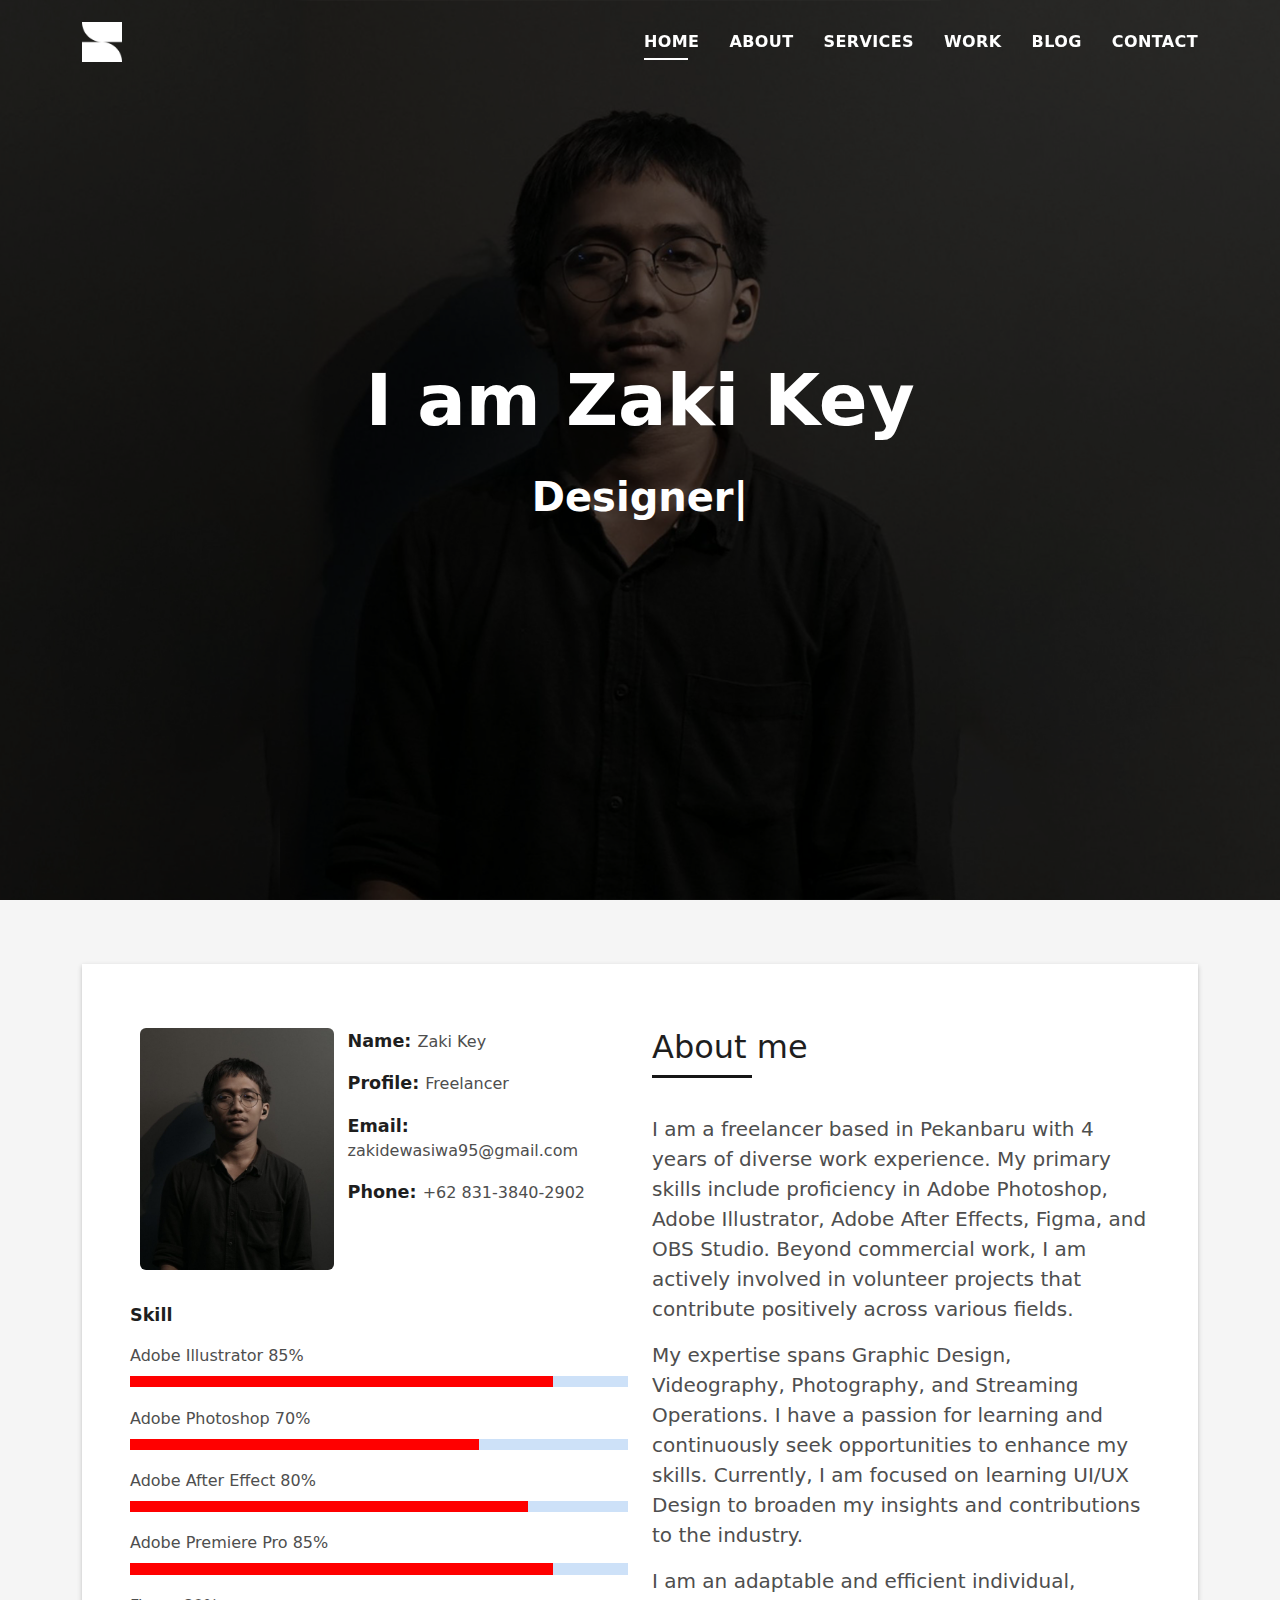
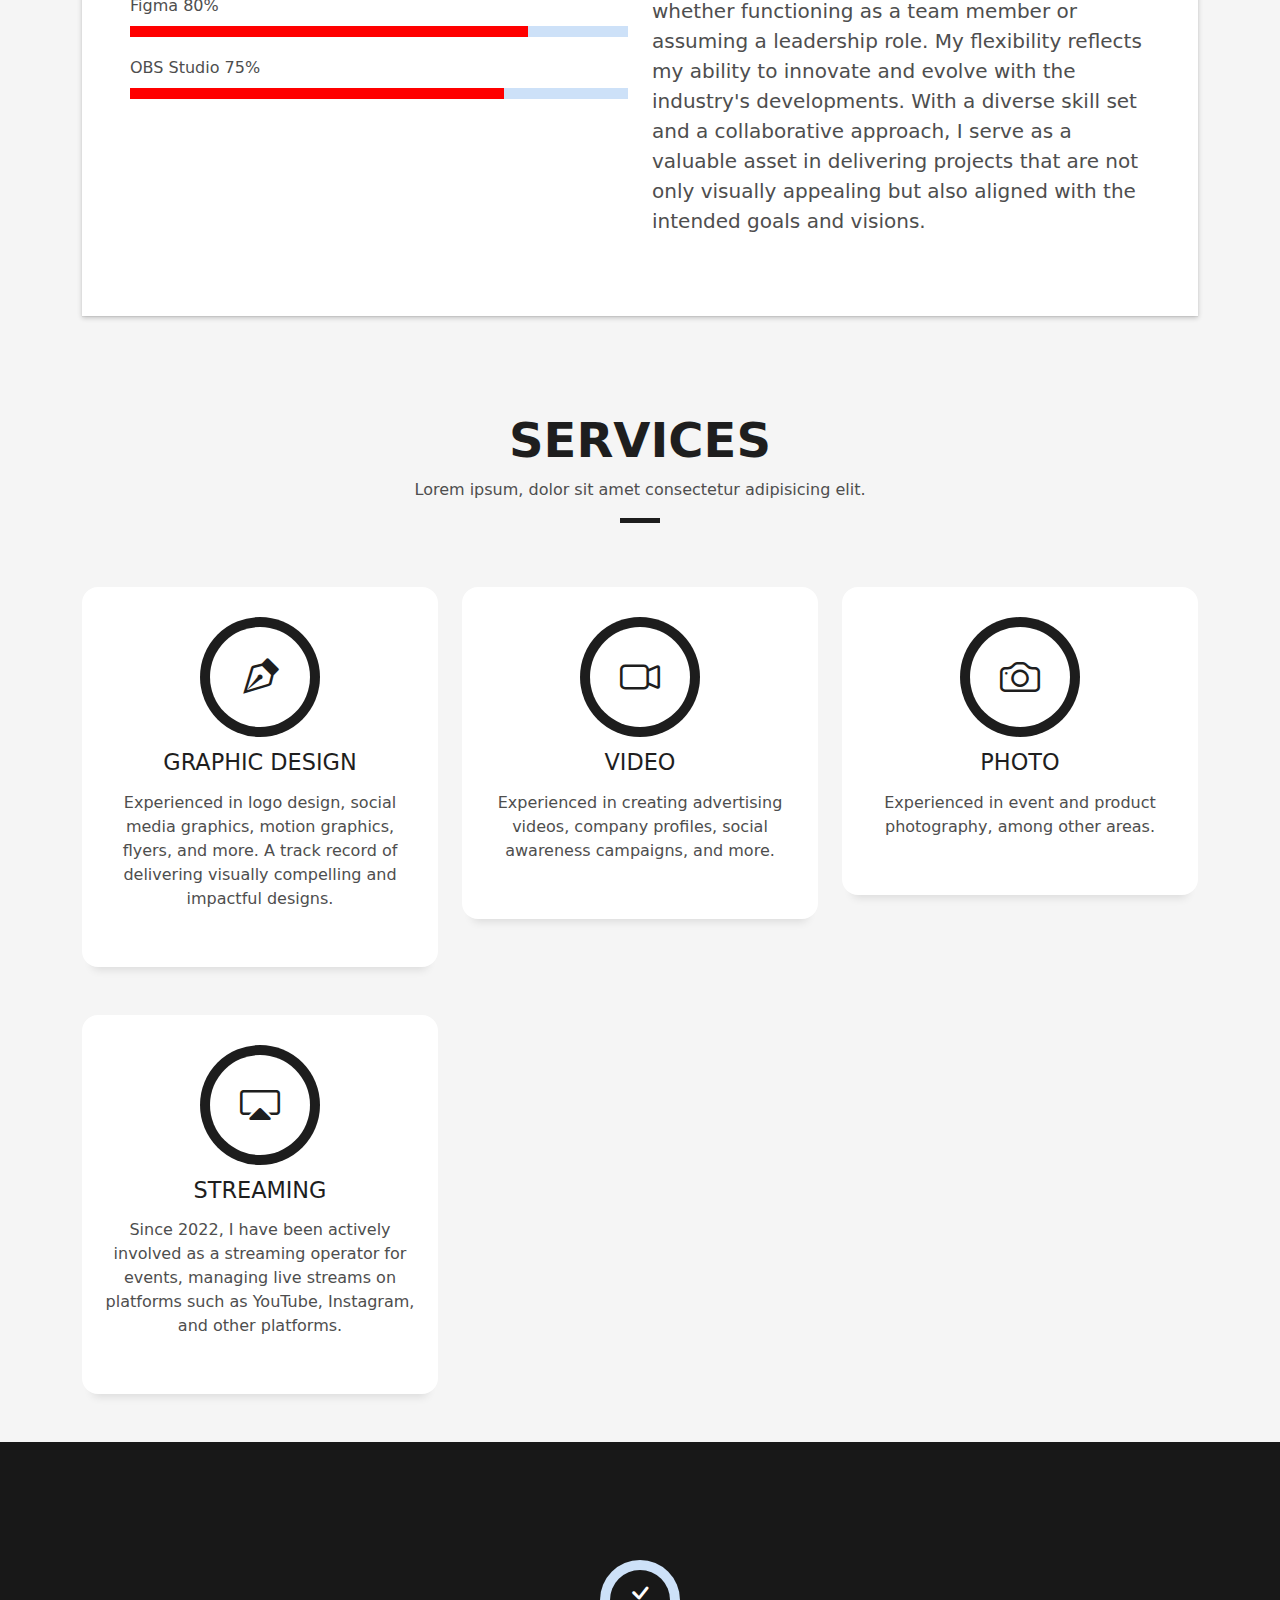
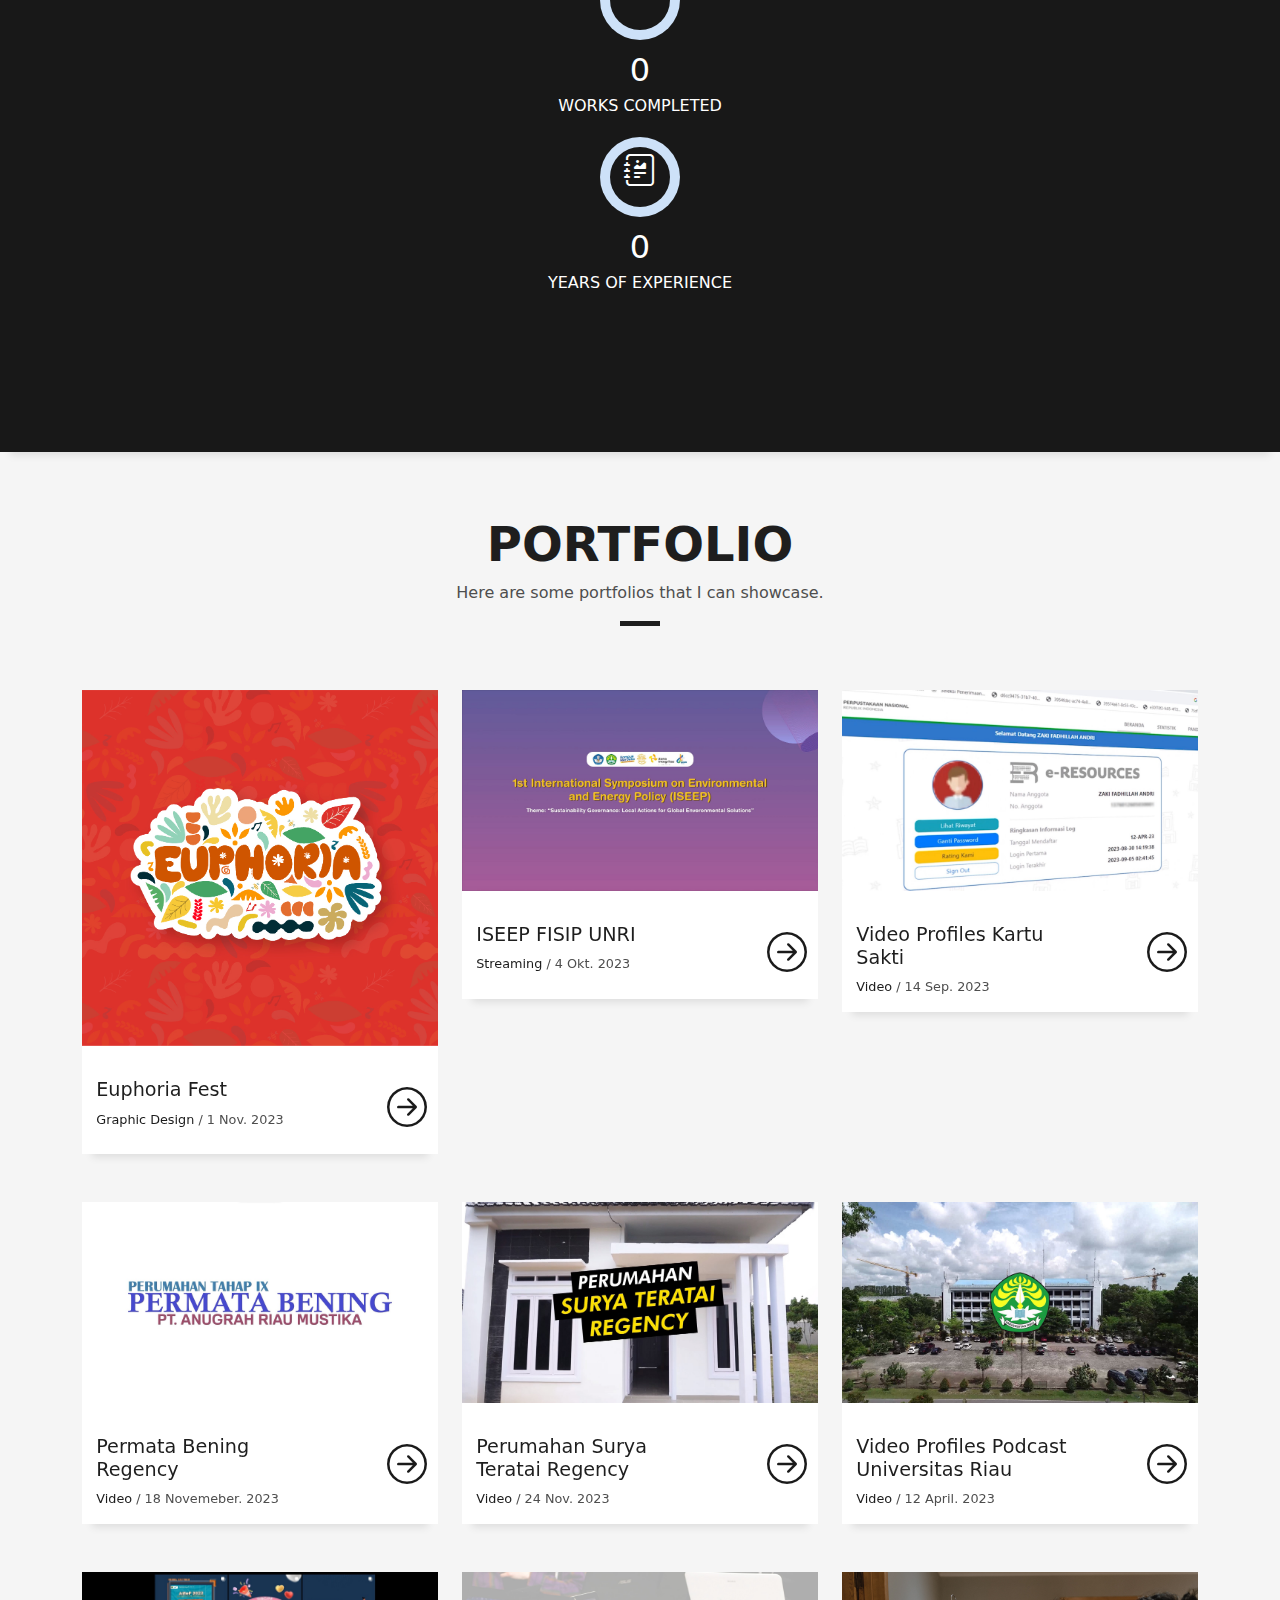
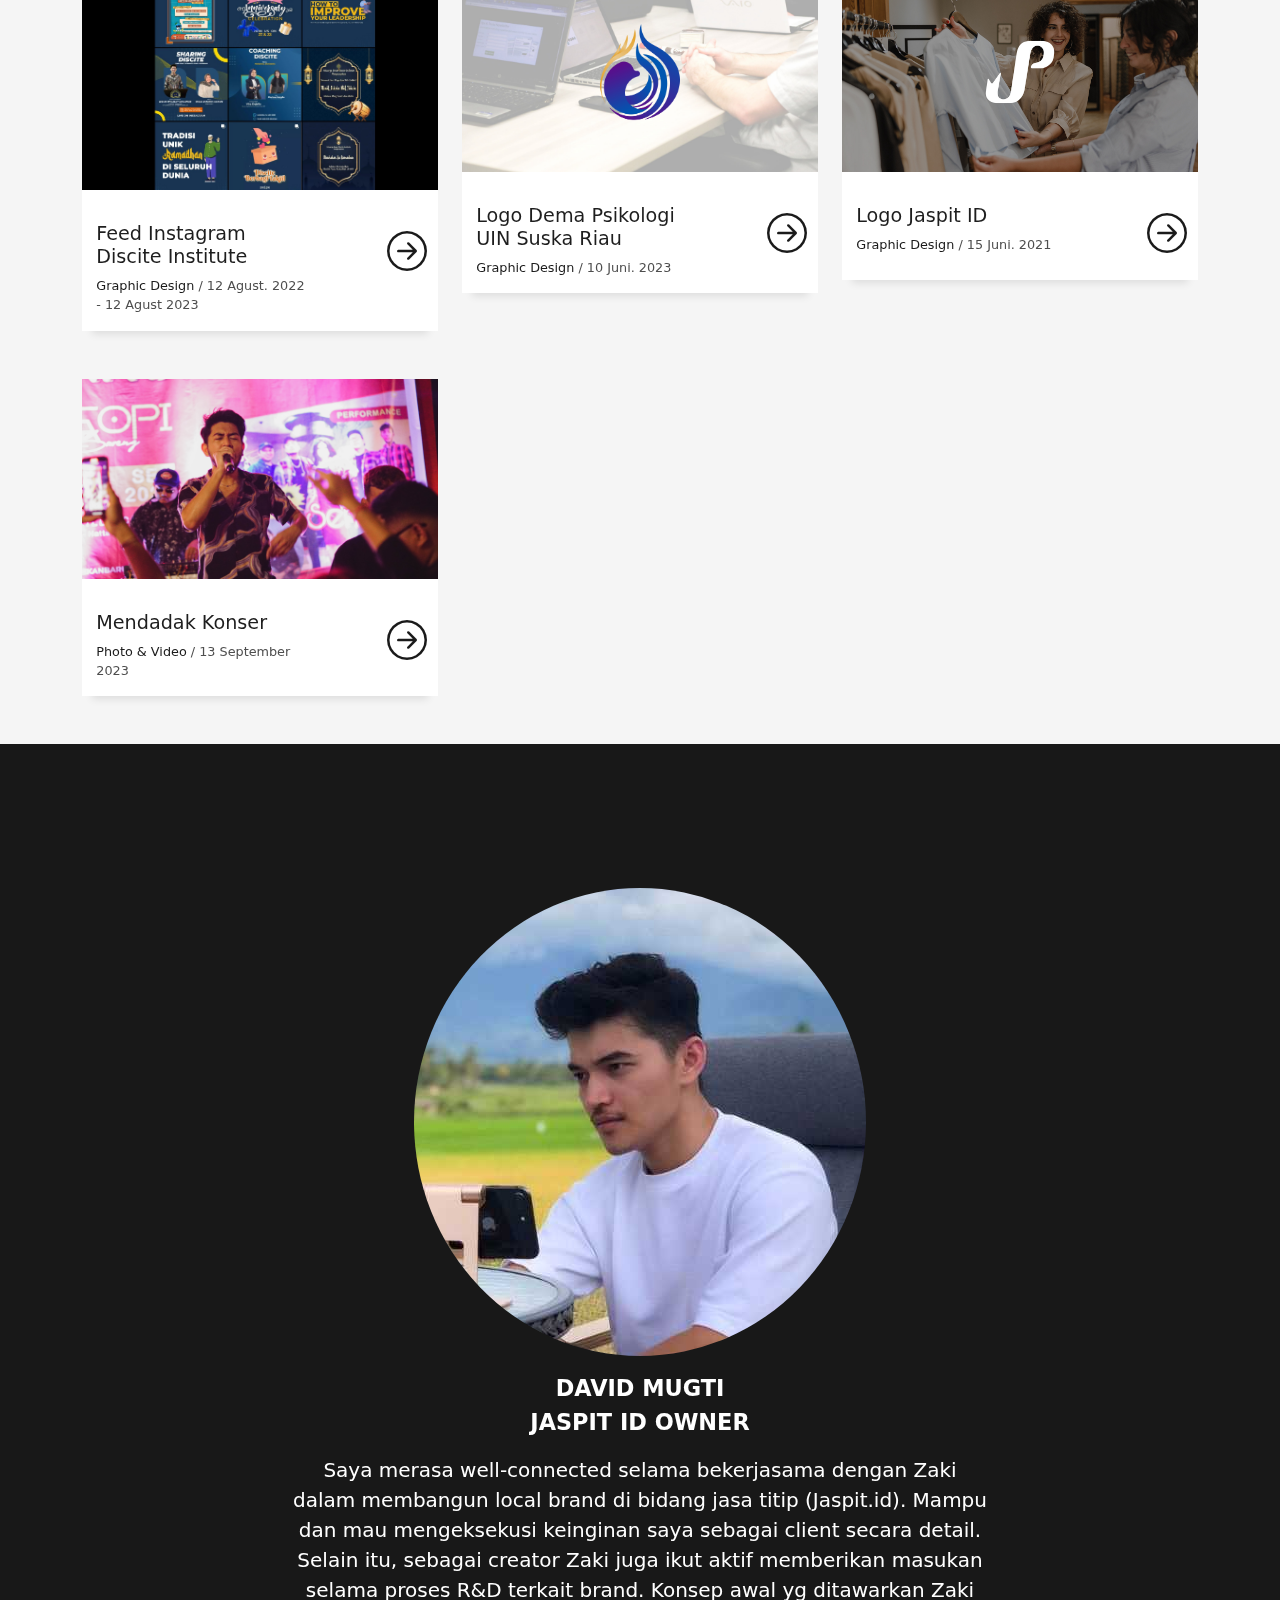
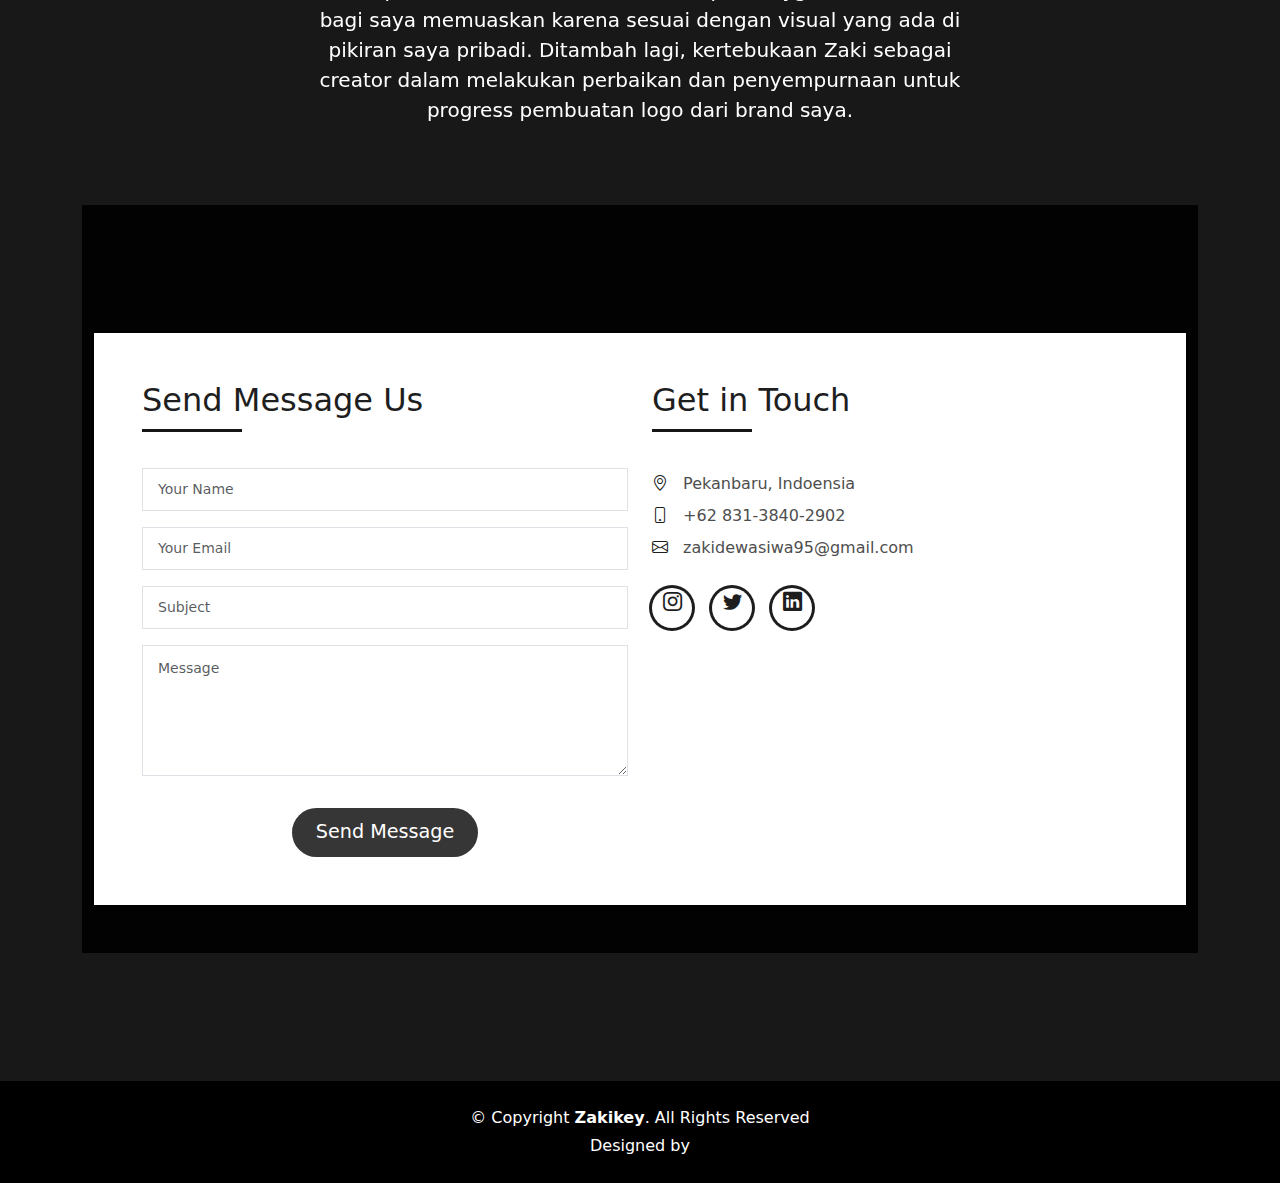
<file: index.html>
<!DOCTYPE html>
<html lang="en">

<head>
  <meta charset="utf-8">
  <meta content="width=device-width, initial-scale=1.0" name="viewport">

  <title>Zakikey Portfolio</title>
  <meta content="" name="description">
  <meta content="" name="keywords">

  <!-- Favicons -->
  <link href="assets/img/Group 5.png" rel="icon">
  <link href="assets/img/apple-touch-icon.png" rel="apple-touch-icon">

  <!-- Vendor CSS Files -->
  <link href="assets/vendor/bootstrap/css/bootstrap.min.css" rel="stylesheet">
  <link href="assets/vendor/bootstrap-icons/bootstrap-icons.css" rel="stylesheet">
  <link href="assets/vendor/glightbox/css/glightbox.min.css" rel="stylesheet">
  <link href="assets/vendor/swiper/swiper-bundle.min.css" rel="stylesheet">

  <!-- Template Main CSS File -->
  <link href="assets/css/style.css" rel="stylesheet">

  <!-- =======================================================
  * Template Name: DevFolio
  * Updated: Nov 17 2023 with Bootstrap v5.3.2
  * Template URL: https://bootstrapmade.com/devfolio-bootstrap-portfolio-html-template/
  * Author: BootstrapMade.com
  * License: https://bootstrapmade.com/license/
  ======================================================== -->
</head>

<body>

  <!-- ======= Header ======= -->
  <header id="header" class="fixed-top">
    <div class="container d-flex align-items-center justify-content-between">

      <h1 class="logo"><a href="index.html" class="logo"><img src="assets/img/Group 5.png" alt="" class="img-fluid"></a>
      </a></h1>
      <!-- Uncomment below if you prefer to use an image logo -->
      <!-- <a href="index.html" class="logo"><img src="assets/img/logo.png" alt="" class="img-fluid"></a>-->

      <nav id="navbar" class="navbar">
        <ul>
          <li><a class="nav-link scrollto active" href="#hero">Home</a></li>
          <li><a class="nav-link scrollto" href="#about">About</a></li>
          <li><a class="nav-link scrollto" href="#services">Services</a></li>
          <li><a class="nav-link scrollto " href="#work">Work</a></li>
          <li><a class="nav-link scrollto " href="#blog">Blog</a></li>
          <li><a class="nav-link scrollto" href="#contact">Contact</a></li>
        </ul>
        <i class="bi bi-list mobile-nav-toggle"></i>
      </nav><!-- .navbar -->

    </div>
  </header><!-- End Header -->

  <!-- ======= Hero Section ======= -->
  <div id="hero" class="hero route bg-image" style="background-image: url(assets/img/hero-bg.jpg)">
    <div class="overlay-itro"></div>
    <div class="hero-content display-table">
      <div class="table-cell">
        <div class="container">
          <!--<p class="display-6 color-d">Hello, world!</p>-->
          <h1 class="hero-title mb-4">I am Zaki Key</h1>
          <p class="hero-subtitle"><span class="typed" data-typed-items="Designer, Videographer, Photographer, Freelancer"></span></p>
          <!-- <p class="pt-3"><a class="btn btn-primary btn js-scroll px-4" href="#about" role="button">Learn More</a></p> -->
        </div>
      </div>
    </div>
  </div><!-- End Hero Section -->

  <main id="main">

    <!-- ======= About Section ======= -->
    <section id="about" class="about-mf sect-pt4 route">
      <div class="container">
        <div class="row">
          <div class="col-sm-12">
            <div class="box-shadow-full">
              <div class="row">
                <div class="col-md-6">
                  <div class="row">
                    <div class="col-sm-6 col-md-5">
                      <div class="about-img">
                        <img src="assets/img/profiles.jpg" class="img-fluid rounded b-shadow-a" alt="">
                      </div>
                    </div>
                    <div class="col-sm-6 col-md-7">
                      <div class="about-info">
                        <p><span class="title-s">Name: </span> <span>Zaki Key</span></p>
                        <p><span class="title-s">Profile: </span> <span>Freelancer</span></p>
                        <p><span class="title-s">Email: </span> <span>zakidewasiwa95@gmail.com</span></p>
                        <p><span class="title-s">Phone: </span> <span>+62 831-3840-2902</span></p>
                      </div>
                    </div>
                  </div>
                  <div class="skill-mf">
                    <p class="title-s">Skill</p>
                    <span>Adobe Illustrator</span> <span class="pull-right">85%</span>
                    <div class="progress">
                      <div class="progress-bar" role="progressbar" style="width: 85%;" aria-valuenow="85" aria-valuemin="0" aria-valuemax="100"></div>
                    </div>
                    <span>Adobe Photoshop</span> <span class="pull-right">70%</span>
                    <div class="progress">
                      <div class="progress-bar" role="progressbar" style="width: 70%" aria-valuenow="70" aria-valuemin="0" aria-valuemax="100"></div>
                    </div>
                    <span>Adobe After Effect</span> <span class="pull-right">80%</span>
                    <div class="progress">
                      <div class="progress-bar" role="progressbar" style="width: 80%" aria-valuenow="80" aria-valuemin="0" aria-valuemax="100"></div>
                    </div>
                    <span>Adobe Premiere Pro</span> <span class="pull-right">85%</span>
                    <div class="progress">
                      <div class="progress-bar" role="progressbar" style="width: 85%" aria-valuenow="85" aria-valuemin="0" aria-valuemax="100"></div>
                    </div>
                    <span>Figma</span> <span class="pull-right">80%</span>
                    <div class="progress">
                      <div class="progress-bar" role="progressbar" style="width: 80%" aria-valuenow="80" aria-valuemin="0" aria-valuemax="100"></div>
                    </div>
                    <span>OBS Studio</span> <span class="pull-right">75%</span>
                    <div class="progress">
                      <div class="progress-bar" role="progressbar" style="width: 75%" aria-valuenow="90" aria-valuemin="0" aria-valuemax="100"></div>
                    </div>
                  </div>
                </div>
                <div class="col-md-6">
                  <div class="about-me pt-4 pt-md-0">
                    <div class="title-box-2">
                      <h5 class="title-left">
                        About me
                      </h5>
                    </div>
                    <p class="lead">
                      I am a freelancer based in Pekanbaru with 4 years of diverse work experience. My primary skills include proficiency in Adobe Photoshop, Adobe Illustrator, Adobe After Effects, Figma, and OBS Studio. Beyond commercial work, I am actively involved in volunteer projects that contribute positively across various fields.
                    </p>
                    <p class="lead">
                      My expertise spans Graphic Design, Videography, Photography, and Streaming Operations. I have a passion for learning and continuously seek opportunities to enhance my skills. Currently, I am focused on learning UI/UX Design to broaden my insights and contributions to the industry.
                    </p>
                    <p class="lead">
                      I am an adaptable and efficient individual, whether functioning as a team member or assuming a leadership role. My flexibility reflects my ability to innovate and evolve with the industry's developments. With a diverse skill set and a collaborative approach, I serve as a valuable asset in delivering projects that are not only visually appealing but also aligned with the intended goals and visions.
                    </p>
                  </div>
                </div>
              </div>
            </div>
          </div>
        </div>
      </div>
    </section><!-- End About Section -->

    <!-- ======= Services Section ======= -->
    <section id="services" class="services-mf pt-5 route">
      <div class="container">
        <div class="row">
          <div class="col-sm-12">
            <div class="title-box text-center">
              <h3 class="title-a">
                Services
              </h3>
              <p class="subtitle-a">
                Lorem ipsum, dolor sit amet consectetur adipisicing elit.
              </p>
              <div class="line-mf"></div>
            </div>
          </div>
        </div>
        <div class="row">
          <div class="col-md-4">
            <div class="service-box">
              <div class="service-ico">
                <span class="ico-circle"><i class="bi bi-vector-pen"></i></i></span>
              </div>
              <div class="service-content">
                <h2 class="s-title">Graphic Design</h2>
                <p class="s-description text-center">
                  Experienced in logo design, social media graphics, motion graphics, flyers, and more. A track record of delivering visually compelling and impactful designs.
                </p>
              </div>
            </div>
          </div>
          <div class="col-md-4">
            <div class="service-box">
              <div class="service-ico">
                <span class="ico-circle"><i class="bi bi-camera-video"></i></i></span>
              </div>
              <div class="service-content">
                <h2 class="s-title">Video</h2>
                <p class="s-description text-center">
                  Experienced in creating advertising videos, company profiles, social awareness campaigns, and more.
                </p>
              </div>
            </div>
          </div>
          <div class="col-md-4">
            <div class="service-box">
              <div class="service-ico">
                <span class="ico-circle"><i class="bi bi-camera"></i></i></span>
              </div>
              <div class="service-content">
                <h2 class="s-title">Photo</h2>
                <p class="s-description text-center">
                  Experienced in event and product photography, among other areas.
                </p>
              </div>
            </div>
          </div>
          <div class="col-md-4">
            <div class="service-box">
              <div class="service-ico">
                <span class="ico-circle"><i class="bi bi-cast"></i></span>
              </div>
              <div class="service-content">
                <h2 class="s-title">Streaming</h2>
                <p class="s-description text-center">
                  Since 2022, I have been actively involved as a streaming operator for events, managing live streams on platforms such as YouTube, Instagram, and other platforms.
                </p>
              </div>
            </div>
          </div>
        </div>
      </div>
    </section><!-- End Services Section -->

    <!-- ======= Counter Section ======= -->
    <div class="section-counter paralax-mf bg-image" style="background-image: url(assets/img/counters-bg.jpg)">
      <div class="overlay-mf"></div>
      <div class="container position-relative">
        <div class="row">
          <div class=text-center"col-sm-3 col-lg-3">
            <div class="counter-box counter-box pt-4 pt-md-0">
              <div class="counter-ico">
                <span class="ico-circle"><i class="bi bi-check"></i></span>
              </div>
              <div class="counter-num">
                <p data-purecounter-start="0" data-purecounter-end="100" data-purecounter-duration="1" class="counter purecounter"></p>
                <span class="counter-text">WORKS COMPLETED</span>
              </div>
            </div>
          </div>
          <div class=text-center"col-sm-3 col-lg-3">
            <div class="counter-box pt-4 pt-md-0">
              <div class="counter-ico">
                <span class="ico-circle"><i class="bi bi-journal-richtext"></i></span>
              </div>
              <div class="counter-num">
                <p data-purecounter-start="0" data-purecounter-end="4" data-purecounter-duration="1" class="counter purecounter"></p>
                <span class="counter-text">YEARS OF EXPERIENCE</span>
              </div>
            </div>
          </div>
        </div>
      </div>
    </div><!-- End Counter Section -->

    <!-- ======= Portfolio Section ======= -->
    <section id="work" class="portfolio-mf sect-pt4 route">
      <div class="container">
        <div class="row">
          <div class="col-sm-12">
            <div class="title-box text-center">
              <h3 class="title-a">
                Portfolio
              </h3>
              <p class="subtitle-a">
                Here are some portfolios that I can showcase.
              </p>
              <div class="line-mf"></div>
            </div>
          </div>
        </div>
        <div class="row">
          <div class="col-md-4">
            <div class="work-box">
              <a href="assets/img/work-1.jpg" data-gallery="portfolioGallery" class="portfolio-lightbox">
                <div class="work-img">
                  <img src="assets/img/work-1.jpg" alt="" class="img-fluid">
                </div>
              </a>
              <div class="work-content">
                <div class="row">
                  <div class="col-sm-8">
                    <h2 class="w-title">Euphoria Fest</h2>
                    <div class="w-more">
                      <span class="w-ctegory">Graphic Design</span> / <span class="w-date">1 Nov. 2023</span>
                    </div>
                  </div>
                  <div class="col-sm-4">
                    <div class="w-like">
                      <a href="Euphoria Fest.html"> <span class="bi bi-arrow-right-circle"></span></a>
                    </div>
                  </div>
                </div>
              </div>
            </div>
          </div>
          <div class="col-md-4">
            <div class="work-box">
              <a href="assets/img/work-2.jpg" data-gallery="portfolioGallery" class="portfolio-lightbox">
                <div class="work-img">
                  <img src="assets/img/work-2.jpg" alt="" class="img-fluid">
                </div>
              </a>
              <div class="work-content">
                <div class="row">
                  <div class="col-sm-8">
                    <h2 class="w-title">ISEEP FISIP UNRI</h2>
                    <div class="w-more">
                      <span class="w-ctegory">Streaming</span> / <span class="w-date">4 Okt. 2023</span>
                    </div>
                  </div>
                  <div class="col-sm-4">
                    <div class="w-like">
                      <a href="Iseep fisip.html"> <span class="bi bi-arrow-right-circle"></span></a>
                    </div>
                  </div>
                </div>
              </div>
            </div>
          </div>
          <div class="col-md-4">
            <div class="work-box">
              <a href="assets/img/work-3.jpg" data-gallery="portfolioGallery" class="portfolio-lightbox">
                <div class="work-img">
                  <img src="assets/img/work-3.jpg" alt="" class="img-fluid">
                </div>
              </a>
              <div class="work-content">
                <div class="row">
                  <div class="col-sm-8">
                    <h2 class="w-title">Video Profiles Kartu Sakti</h2>
                    <div class="w-more">
                      <span class="w-ctegory">Video</span> / <span class="w-date">14 Sep. 2023</span>
                    </div>
                  </div>
                  <div class="col-sm-4">
                    <div class="w-like">
                      <a href="VIdeo Prolife Kartu Sakti.html"> <span class="bi bi-arrow-right-circle"></span></a>
                    </div>
                  </div>
                </div>
              </div>
            </div>
          </div>
          <div class="col-md-4">
            <div class="work-box">
              <a href="assets/img/work-4.jpg" data-gallery="portfolioGallery" class="portfolio-lightbox">
                <div class="work-img">
                  <img src="assets/img/work-4.jpg" alt="" class="img-fluid">
                </div>
              </a>
              <div class="work-content">
                <div class="row">
                  <div class="col-sm-8">
                    <h2 class="w-title">Permata Bening Regency</h2>
                    <div class="w-more">
                      <span class="w-ctegory">Video</span> / <span class="w-date">18 Novemeber. 2023</span>
                    </div>
                  </div>
                  <div class="col-sm-4">
                    <div class="w-like">
                      <a href="Permata Bening.html"> <span class="bi bi-arrow-right-circle"></span></a>
                    </div>
                  </div>
                </div>
              </div>
            </div>
          </div>
          <div class="col-md-4">
            <div class="work-box">
              <a href="assets/img/work-5.jpg" data-gallery="portfolioGallery" class="portfolio-lightbox">
                <div class="work-img">
                  <img src="assets/img/work-5.jpg" alt="" class="img-fluid">
                </div>
              </a>
              <div class="work-content">
                <div class="row">
                  <div class="col-sm-8">
                    <h2 class="w-title">Perumahan Surya Teratai Regency</h2>
                    <div class="w-more">
                      <span class="w-ctegory">Video</span> / <span class="w-date">24 Nov. 2023</span>
                    </div>
                  </div>
                  <div class="col-sm-4">
                    <div class="w-like">
                      <a href="Surya Teratai Regency.html"> <span class="bi bi-arrow-right-circle"></span></a>
                    </div>
                  </div>
                </div>
              </div>
            </div>
          </div>
          <div class="col-md-4">
            <div class="work-box">
              <a href="assets/img/work-6.jpg" data-gallery="portfolioGallery" class="portfolio-lightbox">
                <div class="work-img">
                  <img src="assets/img/work-6.jpg" alt="" class="img-fluid">
                </div>
              </a>
              <div class="work-content">
                <div class="row">
                  <div class="col-sm-8">
                    <h2 class="w-title">Video Profiles Podcast Universitas Riau</h2>
                    <div class="w-more">
                      <span class="w-ctegory">Video</span> / <span class="w-date">12 April. 2023</span>
                    </div>
                  </div>
                  <div class="col-sm-4">
                    <div class="w-like">
                      <a href="Video Prolife Podcast Universitas Riau.html"> <span class="bi bi-arrow-right-circle"></span></a>
                    </div>
                  </div>
                </div>
              </div>
            </div>
          </div>
          <div class="col-md-4">
            <div class="work-box">
              <a href="assets/img/work-7.jpg" data-gallery="portfolioGallery" class="portfolio-lightbox">
                <div class="work-img">
                  <img src="assets/img/work-7.jpg" alt="" class="img-fluid">
                </div>
              </a>
              <div class="work-content">
                <div class="row">
                  <div class="col-sm-8">
                    <h2 class="w-title">Feed Instagram Discite Institute</h2>
                    <div class="w-more">
                      <span class="w-ctegory">Graphic Design</span> / <span class="w-date">12 Agust. 2022 - 12 Agust 2023 </span>
                    </div>
                  </div>
                  <div class="col-sm-4">
                    <div class="w-like">
                      <a href="Feed Instagram Discite Institute.html"> <span class="bi bi-arrow-right-circle"></span></a>
                    </div>
                  </div>
                </div>
              </div>
            </div>
          </div>
          <div class="col-md-4">
            <div class="work-box">
              <a href="assets/img/logo/LOGO GUIDE_page-0001.jpg" data-gallery="portfolioGallery" class="portfolio-lightbox">
                <div class="work-img">
                  <img src="assets/img/logo/LOGO GUIDE_page-0001.jpg" alt="" class="img-fluid">
                </div>
              </a>
              <div class="work-content">
                <div class="row">
                  <div class="col-sm-8">
                    <h2 class="w-title">Logo Dema Psikologi UIN Suska Riau</h2>
                    <div class="w-more">
                      <span class="w-ctegory">Graphic Design</span> / <span class="w-date">10 Juni. 2023</span>
                    </div>
                  </div>
                  <div class="col-sm-4">
                    <div class="w-like">
                      <a href="logo Psikologi.html"> <span class="bi bi-arrow-right-circle"></span></a>
                    </div>
                  </div>
                </div>
              </div>
            </div>
          </div>
          <div class="col-md-4">
            <div class="work-box">
              <a href="assets/img/logo 2/1.jpg" data-gallery="portfolioGallery" class="portfolio-lightbox">
                <div class="work-img">
                  <img src="assets/img/logo 2/1.jpg" alt="" class="img-fluid">
                </div>
              </a>
              <div class="work-content">
                <div class="row">
                  <div class="col-sm-8">
                    <h2 class="w-title">Logo Jaspit ID</h2>
                    <div class="w-more">
                      <span class="w-ctegory">Graphic Design</span> / <span class="w-date">15 Juni. 2021</span>
                    </div>
                  </div>
                  <div class="col-sm-4">
                    <div class="w-like">
                      <a href="Logo Jaspit.html"> <span class="bi bi-arrow-right-circle"></span></a>
                    </div>
                  </div>
                </div>
              </div>
            </div>
          </div>
          <div class="col-md-4">
            <div class="work-box">
              <a href="assets/img/MENDADAK ACARA/Mendadak Acara-40.jpg" data-gallery="portfolioGallery" class="portfolio-lightbox">
                <div class="work-img">
                  <img src="assets/img/MENDADAK ACARA/Mendadak Acara-40.jpg" alt="" class="img-fluid">
                </div>
              </a>
              <div class="work-content">
                <div class="row">
                  <div class="col-sm-8">
                    <h2 class="w-title">Mendadak Konser</h2>
                    <div class="w-more">
                      <span class="w-ctegory">Photo & Video</span> / <span class="w-date">13 September 2023</span>
                    </div>
                  </div>
                  <div class="col-sm-4">
                    <div class="w-like">
                      <a href="Mendadak Konser.html"> <span class="bi bi-arrow-right-circle"></span></a>
                    </div>
                  </div>
                </div>
              </div>
            </div>
          </div>


        </div>
      </div>
    </section><!-- End Portfolio Section -->

    <!-- ======= Testimonials Section ======= -->
    <div class="testimonials paralax-mf bg-image" style="background-image: url(assets/img/overlay-bg.jpg)">
      <div class="overlay-mf"></div>
      <div class="container">
        <div class="row">
          <div class="col-md-12">

            <div class="testimonials-slider swiper" data-aos="fade-up" data-aos-delay="100">
              <div class="swiper-wrapper">

                <div class="swiper-slide">
                  <div class="testimonial-box">
                    <div class="author-test">
                      <img src="assets/img/testimonial-2.jpg" alt="" class="rounded-circle b-shadow-a">
                      <span class="author">David Mugti
                        <div>JASPIT ID OWNER</div>
                      </span>
                    </div>
                    <div class="content-test">
                      <p class="description lead">
                        Saya merasa well-connected selama bekerjasama dengan Zaki dalam membangun local brand di bidang jasa titip (Jaspit.id). Mampu dan mau mengeksekusi keinginan saya sebagai client secara detail. Selain itu, sebagai creator Zaki juga ikut aktif memberikan masukan selama proses R&D terkait brand. 

Konsep awal yg ditawarkan Zaki bagi saya memuaskan karena sesuai dengan visual yang ada di pikiran saya pribadi. Ditambah lagi, kertebukaan Zaki sebagai creator dalam melakukan perbaikan dan penyempurnaan untuk progress pembuatan logo dari brand saya.
                      </p>
                    </div>
                  </div>
                </div><!-- End testimonial item -->

    </div><!-- End Testimonials Section -->

    <!-- ======= Blog Section ======= -->
    </section><!-- End Blog Section -->

    <!-- ======= Contact Section ======= -->
    <section id="contact" class="paralax-mf footer-paralax bg-image sect-mt4 route" style="background-image: url(assets/img/overlay-bg.jpg)">
      <div class="overlay-mf"></div>
      <div class="container">
        <div class="row">
          <div class="col-sm-12">
            <div class="contact-mf">
              <div id="contact" class="box-shadow-full">
                <div class="row">
                  <div class="col-md-6">
                    <div class="title-box-2">
                      <h5 class="title-left">
                        Send Message Us
                      </h5>
                    </div>
                    <div>
                      <form action="contact.php" method="post" role="form" class="php-email-form">
                        <div class="row">
                          <div class="col-md-12 mb-3">
                            <div class="form-group">
                              <input type="text" name="name" class="form-control" id="name" placeholder="Your Name" required>
                            </div>
                          </div>
                          <div class="col-md-12 mb-3">
                            <div class="form-group">
                              <input type="email" class="form-control" name="email" id="email" placeholder="Your Email" required>
                            </div>
                          </div>
                          <div class="col-md-12 mb-3">
                            <div class="form-group">
                              <input type="text" class="form-control" name="subject" id="subject" placeholder="Subject" required>
                            </div>
                          </div>
                          <div class="col-md-12">
                            <div class="form-group">
                              <textarea class="form-control" name="message" rows="5" placeholder="Message" required></textarea>
                            </div>
                          </div>
                          <div class="col-md-12 text-center my-3">
                            <div class="loading">Loading</div>
                            <div class="error-message"></div>
                            <div class="sent-message">Your message has been sent. Thank you!</div>
                          </div>
                          <div class="col-md-12 text-center">
                            <button type="submit" class="button button-a button-big button-rouded">Send Message</button>
                          </div>
                        </div>
                      </form>
                    </div>
                  </div>
                  <div class="col-md-6">
                    <div class="title-box-2 pt-4 pt-md-0">
                      <h5 class="title-left">
                        Get in Touch
                      </h5>
                    </div>
                    <div class="more-info">
                      <p class="lead">
                      </p>
                      <ul class="list-ico">
                        <li><span class="bi bi-geo-alt"></span> Pekanbaru, Indoensia</li>
                        <li><span class="bi bi-phone"></span> +62 831-3840-2902</li>
                        <li><span class="bi bi-envelope"></span> zakidewasiwa95@gmail.com </li>
                      </ul>
                    </div>
                    <div class="socials">
                      <ul>
                        <li><a href="https://www.instagram.com/zaki.key/"><span class="ico-circle"><i class="bi bi-instagram"></i></span></a></li>
                        <li><a href="https://www.twitter.com/in/zakikeyy/"><span class="ico-circle"><i class="bi bi-twitter"></i></span></a></li>
                        <li><a href="https://www.linkedin.com/in/zakikey/"><span class="ico-circle"><i class="bi bi-linkedin"></i></span></a></li>
                      </ul>
                    </div>
                  </div>
                </div>
              </div>
            </div>
          </div>
        </div>
      </div>
    </section><!-- End Contact Section -->

  </main><!-- End #main -->

  <!-- ======= Footer ======= -->
  <footer>
    <div class="container">
      <div class="row">
        <div class="col-sm-12">
          <div class="copyright-box">
            <p class="copyright">&copy; Copyright <strong>Zakikey</strong>. All Rights Reserved</p>
            <div class="credits">
              <!--
              All the links in the footer should remain intact.
              You can delete the links only if you purchased the pro version.
              Licensing information: https://bootstrapmade.com/license/
              Purchase the pro version with working PHP/AJAX contact form: https://bootstrapmade.com/buy/?theme=DevFolio
            -->
              Designed by <a href="https://bootstrapmade.com/"></a>
            </div>
          </div>
        </div>
      </div>
    </div>
  </footer><!-- End  Footer -->

  <div id="preloader"></div>
  <a href="#" class="back-to-top d-flex align-items-center justify-content-center"><i class="bi bi-arrow-up-short"></i></a>

  <!-- Vendor JS Files -->
  <script src="assets/vendor/purecounter/purecounter_vanilla.js"></script>
  <script src="assets/vendor/bootstrap/js/bootstrap.bundle.min.js"></script>
  <script src="assets/vendor/glightbox/js/glightbox.min.js"></script>
  <script src="assets/vendor/swiper/swiper-bundle.min.js"></script>
  <script src="assets/vendor/typed.js/typed.umd.js"></script>
  <script src="assets/vendor/php-email-form/validate.js"></script>

  <!-- Template Main JS File -->
  <script src="assets/js/main.js"></script>

</body>

</html>
</file>
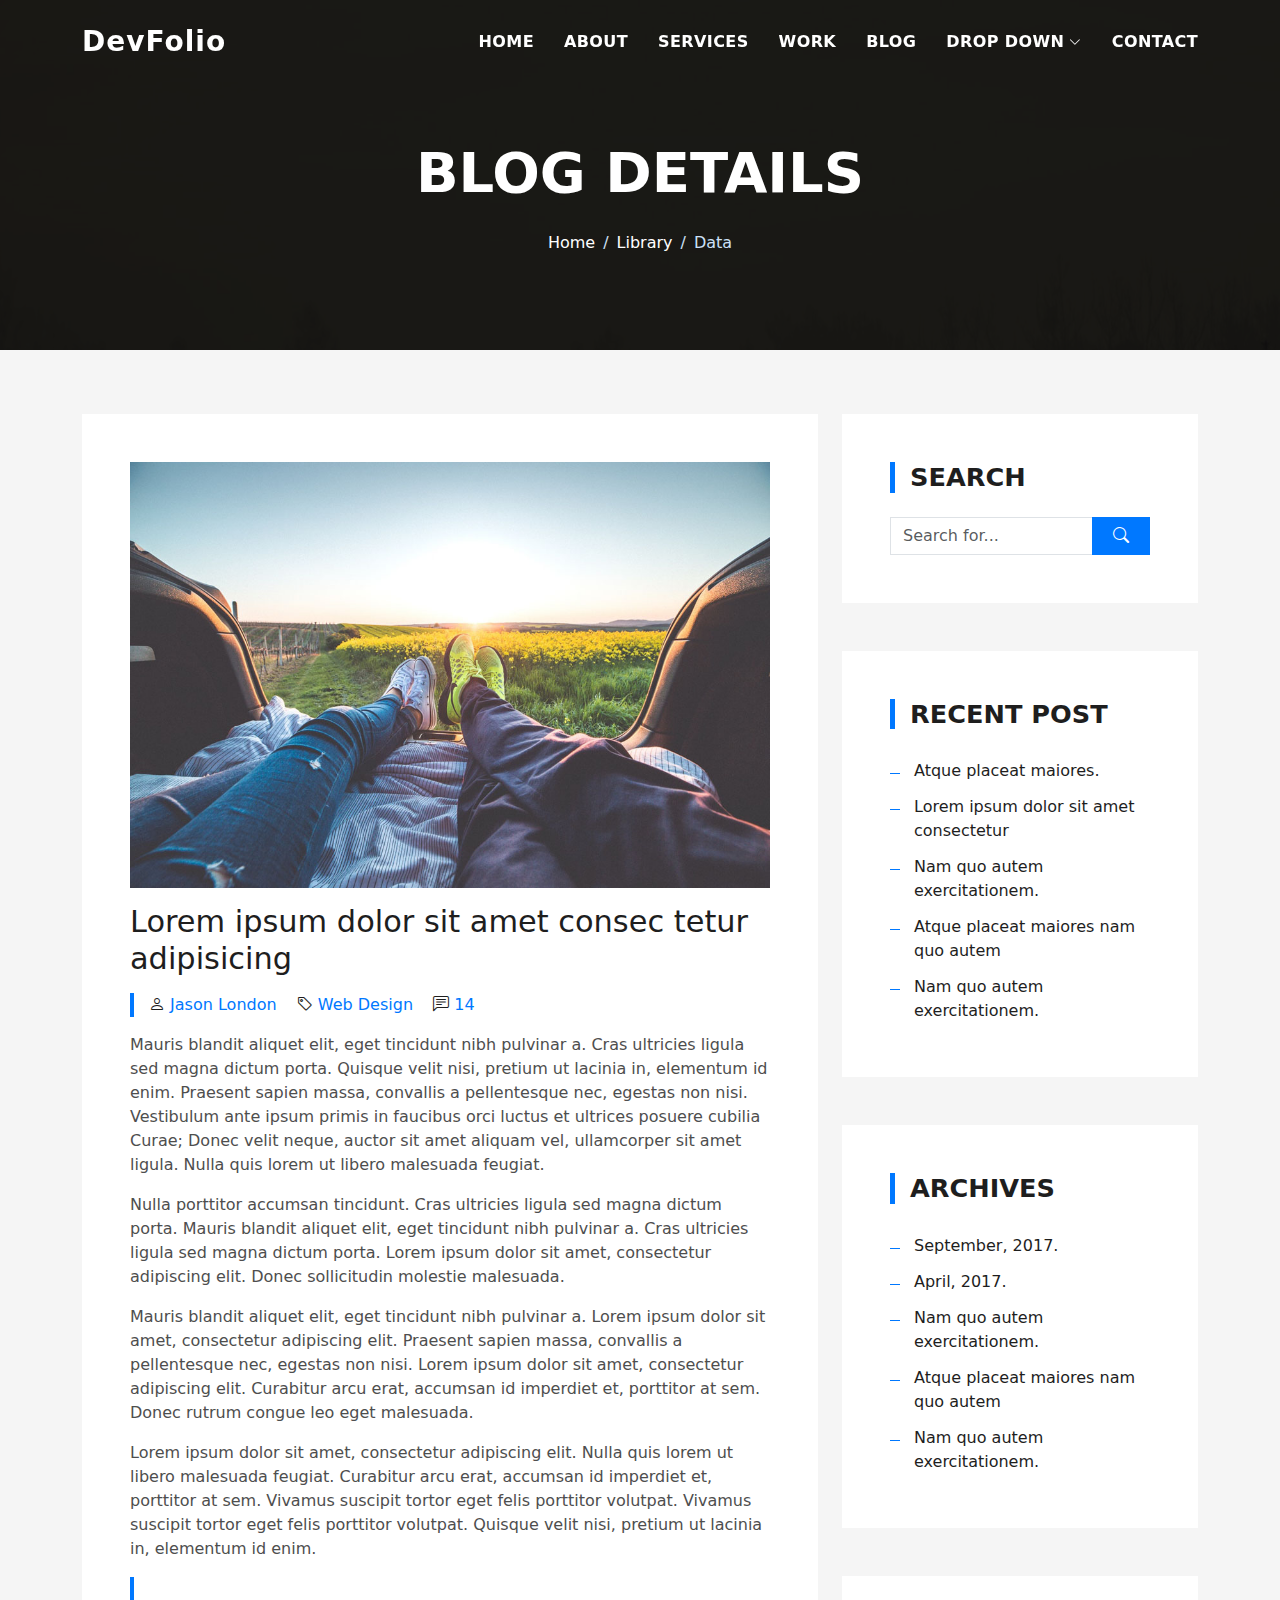
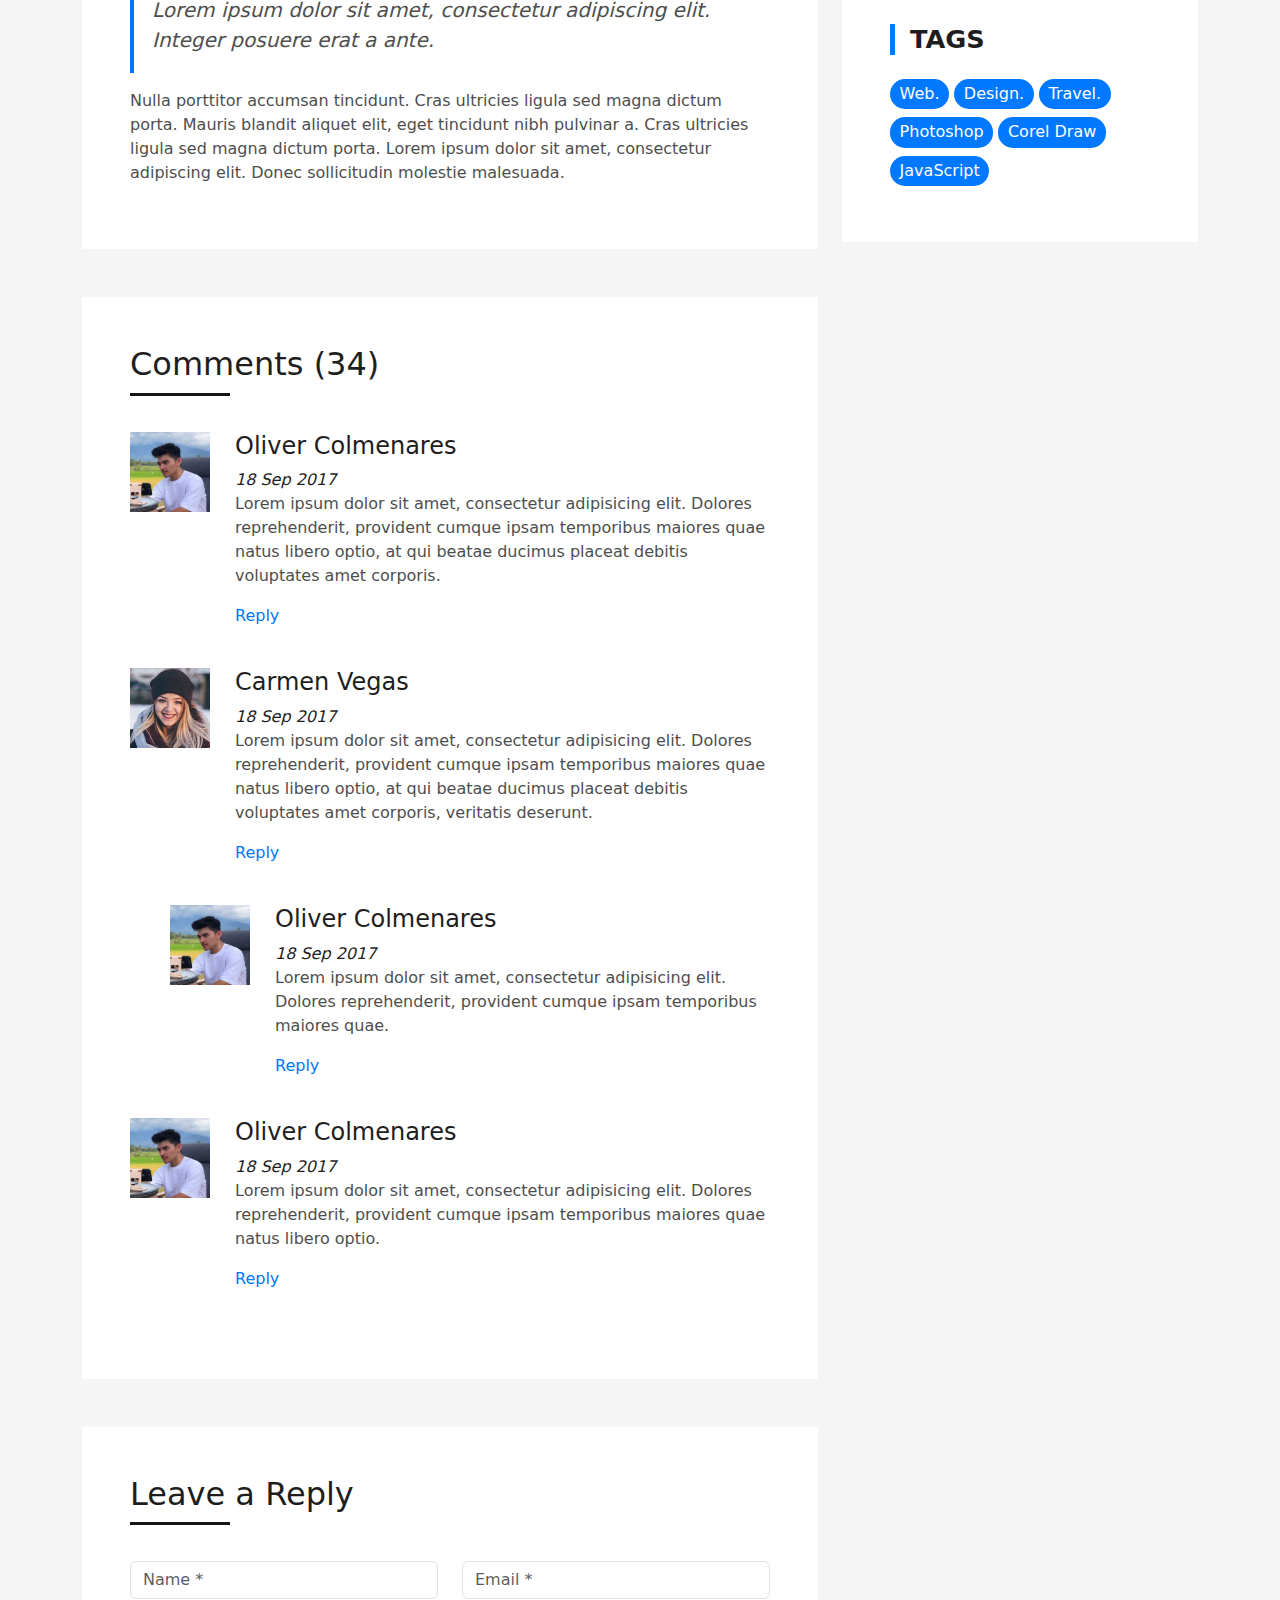
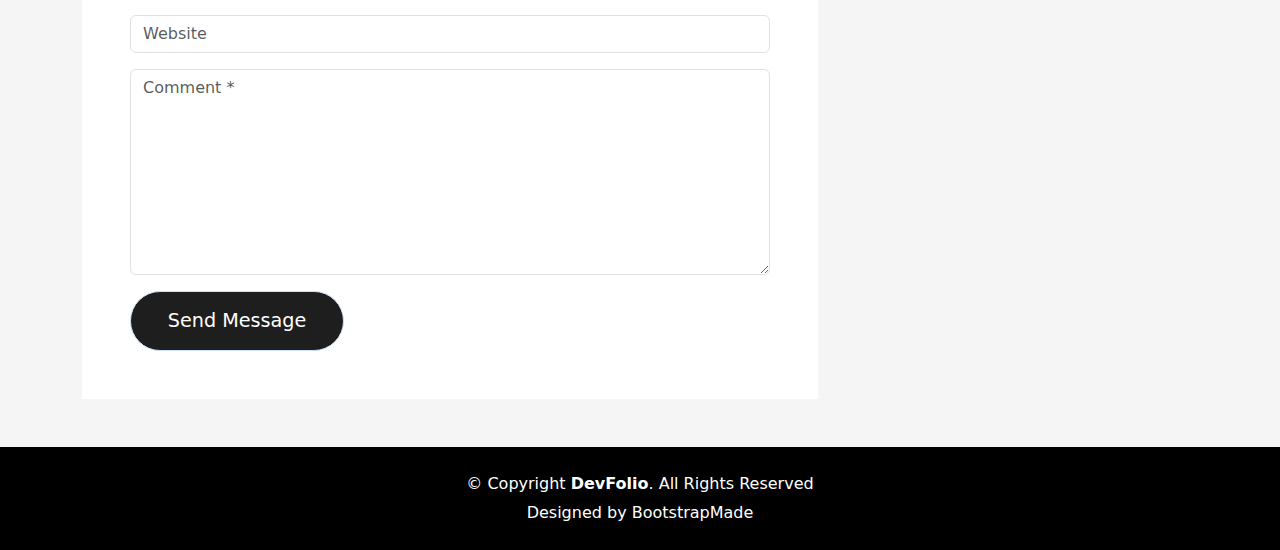
<file: blog-single.html>
<!DOCTYPE html>
<html lang="en">

<head>
  <meta charset="utf-8">
  <meta content="width=device-width, initial-scale=1.0" name="viewport">

  <title>DevFolio Bootstrap Portfolio Template - Blog Single</title>
  <meta content="" name="description">
  <meta content="" name="keywords">

  <!-- Favicons -->
  <link href="assets/img/favicon.png" rel="icon">
  <link href="assets/img/apple-touch-icon.png" rel="apple-touch-icon">

  <!-- Vendor CSS Files -->
  <link href="assets/vendor/bootstrap/css/bootstrap.min.css" rel="stylesheet">
  <link href="assets/vendor/bootstrap-icons/bootstrap-icons.css" rel="stylesheet">
  <link href="assets/vendor/glightbox/css/glightbox.min.css" rel="stylesheet">
  <link href="assets/vendor/swiper/swiper-bundle.min.css" rel="stylesheet">

  <!-- Template Main CSS File -->
  <link href="assets/css/style.css" rel="stylesheet">

  <!-- =======================================================
  * Template Name: DevFolio
  * Updated: Nov 17 2023 with Bootstrap v5.3.2
  * Template URL: https://bootstrapmade.com/devfolio-bootstrap-portfolio-html-template/
  * Author: BootstrapMade.com
  * License: https://bootstrapmade.com/license/
  ======================================================== -->
</head>

<body>

  <!-- ======= Header ======= -->
  <header id="header" class="fixed-top">
    <div class="container d-flex align-items-center justify-content-between">

      <h1 class="logo"><a href="index.html">DevFolio</a></h1>
      <!-- Uncomment below if you prefer to use an image logo -->
      <!-- <a href="index.html" class="logo"><img src="assets/img/logo.png" alt="" class="img-fluid"></a>-->

      <nav id="navbar" class="navbar">
        <ul>
          <li><a class="nav-link scrollto " href="#hero">Home</a></li>
          <li><a class="nav-link scrollto" href="#about">About</a></li>
          <li><a class="nav-link scrollto" href="#services">Services</a></li>
          <li><a class="nav-link scrollto " href="#work">Work</a></li>
          <li><a class="nav-link scrollto " href="#blog">Blog</a></li>
          <li class="dropdown"><a href="#"><span>Drop Down</span> <i class="bi bi-chevron-down"></i></a>
            <ul>
              <li><a href="#">Drop Down 1</a></li>
              <li class="dropdown"><a href="#"><span>Deep Drop Down</span> <i class="bi bi-chevron-right"></i></a>
                <ul>
                  <li><a href="#">Deep Drop Down 1</a></li>
                  <li><a href="#">Deep Drop Down 2</a></li>
                  <li><a href="#">Deep Drop Down 3</a></li>
                  <li><a href="#">Deep Drop Down 4</a></li>
                  <li><a href="#">Deep Drop Down 5</a></li>
                </ul>
              </li>
              <li><a href="#">Drop Down 2</a></li>
              <li><a href="#">Drop Down 3</a></li>
              <li><a href="#">Drop Down 4</a></li>
            </ul>
          </li>
          <li><a class="nav-link scrollto" href="#contact">Contact</a></li>
        </ul>
        <i class="bi bi-list mobile-nav-toggle"></i>
      </nav><!-- .navbar -->

    </div>
  </header><!-- End Header -->

  <div class="hero hero-single route bg-image" style="background-image: url(assets/img/overlay-bg.jpg)">
    <div class="overlay-mf"></div>
    <div class="hero-content display-table">
      <div class="table-cell">
        <div class="container">
          <h2 class="hero-title mb-4">Blog Details</h2>
          <ol class="breadcrumb d-flex justify-content-center">
            <li class="breadcrumb-item">
              <a href="#">Home</a>
            </li>
            <li class="breadcrumb-item">
              <a href="#">Library</a>
            </li>
            <li class="breadcrumb-item active">Data</li>
          </ol>
        </div>
      </div>
    </div>
  </div>

  <main id="main">

    <!-- ======= Blog Single Section ======= -->
    <section class="blog-wrapper sect-pt4" id="blog">
      <div class="container">
        <div class="row">
          <div class="col-md-8">
            <div class="post-box">
              <div class="post-thumb">
                <img src="assets/img/post-1.jpg" class="img-fluid" alt="">
              </div>
              <div class="post-meta">
                <h1 class="article-title">Lorem ipsum dolor sit amet consec tetur adipisicing</h1>
                <ul>
                  <li>
                    <span class="bi bi-person"></span>
                    <a href="#">Jason London</a>
                  </li>
                  <li>
                    <span class="bi bi-tag"></span>
                    <a href="#">Web Design</a>
                  </li>
                  <li>
                    <span class="bi bi-chat-left-text"></span>
                    <a href="#">14</a>
                  </li>
                </ul>
              </div>
              <div class="article-content">
                <p>
                  Mauris blandit aliquet elit, eget tincidunt nibh pulvinar a. Cras ultricies ligula sed magna dictum
                  porta. Quisque velit
                  nisi, pretium ut lacinia in, elementum id enim. Praesent sapien massa, convallis a pellentesque
                  nec, egestas non nisi. Vestibulum ante ipsum primis in faucibus orci luctus et ultrices posuere
                  cubilia Curae; Donec velit neque, auctor sit amet aliquam vel, ullamcorper sit amet ligula.
                  Nulla quis lorem ut libero malesuada feugiat.
                </p>
                <p>
                  Nulla porttitor accumsan tincidunt. Cras ultricies ligula sed magna dictum porta. Mauris blandit
                  aliquet elit, eget tincidunt
                  nibh pulvinar a. Cras ultricies ligula sed magna dictum porta. Lorem ipsum dolor sit amet,
                  consectetur adipiscing elit. Donec sollicitudin molestie malesuada.
                </p>
                <p>
                  Mauris blandit aliquet elit, eget tincidunt nibh pulvinar a. Lorem ipsum dolor sit amet, consectetur
                  adipiscing elit. Praesent
                  sapien massa, convallis a pellentesque nec, egestas non nisi. Lorem ipsum dolor sit amet,
                  consectetur adipiscing elit. Curabitur arcu erat, accumsan id imperdiet et, porttitor at
                  sem. Donec rutrum congue leo eget malesuada.
                </p>
                <p>
                  Lorem ipsum dolor sit amet, consectetur adipiscing elit. Nulla quis lorem ut libero malesuada feugiat.
                  Curabitur arcu erat,
                  accumsan id imperdiet et, porttitor at sem. Vivamus suscipit tortor eget felis porttitor
                  volutpat. Vivamus suscipit tortor eget felis porttitor volutpat. Quisque velit nisi, pretium
                  ut lacinia in, elementum id enim.
                </p>
                <blockquote class="blockquote">
                  <p class="mb-0">Lorem ipsum dolor sit amet, consectetur adipiscing elit. Integer posuere erat a ante.</p>
                </blockquote>
                <p>
                  Nulla porttitor accumsan tincidunt. Cras ultricies ligula sed magna dictum porta. Mauris blandit
                  aliquet elit, eget tincidunt
                  nibh pulvinar a. Cras ultricies ligula sed magna dictum porta. Lorem ipsum dolor sit amet,
                  consectetur adipiscing elit. Donec sollicitudin molestie malesuada.
                </p>
              </div>
            </div>
            <div class="box-comments">
              <div class="title-box-2">
                <h4 class="title-comments title-left">Comments (34)</h4>
              </div>
              <ul class="list-comments">
                <li>
                  <div class="comment-avatar">
                    <img src="assets/img/testimonial-2.jpg" alt="">
                  </div>
                  <div class="comment-details">
                    <h4 class="comment-author">Oliver Colmenares</h4>
                    <span>18 Sep 2017</span>
                    <p>
                      Lorem ipsum dolor sit amet, consectetur adipisicing elit. Dolores reprehenderit, provident cumque
                      ipsam temporibus maiores
                      quae natus libero optio, at qui beatae ducimus placeat debitis voluptates amet corporis.
                    </p>
                    <a href="3">Reply</a>
                  </div>
                </li>
                <li>
                  <div class="comment-avatar">
                    <img src="assets/img/testimonial-4.jpg" alt="">
                  </div>
                  <div class="comment-details">
                    <h4 class="comment-author">Carmen Vegas</h4>
                    <span>18 Sep 2017</span>
                    <p>
                      Lorem ipsum dolor sit amet, consectetur adipisicing elit. Dolores reprehenderit, provident cumque
                      ipsam temporibus maiores
                      quae natus libero optio, at qui beatae ducimus placeat debitis voluptates amet corporis,
                      veritatis deserunt.
                    </p>
                    <a href="3">Reply</a>
                  </div>
                </li>
                <li class="comment-children">
                  <div class="comment-avatar">
                    <img src="assets/img/testimonial-2.jpg" alt="">
                  </div>
                  <div class="comment-details">
                    <h4 class="comment-author">Oliver Colmenares</h4>
                    <span>18 Sep 2017</span>
                    <p>
                      Lorem ipsum dolor sit amet, consectetur adipisicing elit. Dolores reprehenderit, provident cumque
                      ipsam temporibus maiores
                      quae.
                    </p>
                    <a href="3">Reply</a>
                  </div>
                </li>
                <li>
                  <div class="comment-avatar">
                    <img src="assets/img/testimonial-2.jpg" alt="">
                  </div>
                  <div class="comment-details">
                    <h4 class="comment-author">Oliver Colmenares</h4>
                    <span>18 Sep 2017</span>
                    <p>
                      Lorem ipsum dolor sit amet, consectetur adipisicing elit. Dolores reprehenderit, provident cumque
                      ipsam temporibus maiores
                      quae natus libero optio.
                    </p>
                    <a href="3">Reply</a>
                  </div>
                </li>
              </ul>
            </div>
            <div class="form-comments">
              <div class="title-box-2">
                <h3 class="title-left">
                  Leave a Reply
                </h3>
              </div>
              <form class="form-mf">
                <div class="row">
                  <div class="col-md-6 mb-3">
                    <div class="form-group">
                      <input type="text" class="form-control input-mf" id="inputName" placeholder="Name *" required>
                    </div>
                  </div>
                  <div class="col-md-6 mb-3">
                    <div class="form-group">
                      <input type="email" class="form-control input-mf" id="inputEmail1" placeholder="Email *" required>
                    </div>
                  </div>
                  <div class="col-md-12 mb-3">
                    <div class="form-group">
                      <input type="url" class="form-control input-mf" id="inputUrl" placeholder="Website">
                    </div>
                  </div>
                  <div class="col-md-12 mb-3">
                    <div class="form-group">
                      <textarea id="textMessage" class="form-control input-mf" placeholder="Comment *" name="message" cols="45" rows="8" required></textarea>
                    </div>
                  </div>
                  <div class="col-md-12">
                    <button type="submit" class="button button-a button-big button-rouded">Send Message</button>
                  </div>
                </div>
              </form>
            </div>
          </div>
          <div class="col-md-4">
            <div class="widget-sidebar sidebar-search">
              <h5 class="sidebar-title">Search</h5>
              <div class="sidebar-content">
                <form>
                  <div class="input-group">
                    <input type="text" class="form-control" placeholder="Search for..." aria-label="Search for...">
                    <span class="input-group-btn">
                      <button class="btn btn-secondary btn-search" type="button">
                        <span class="bi bi-search"></span>
                      </button>
                    </span>
                  </div>
                </form>
              </div>
            </div>
            <div class="widget-sidebar">
              <h5 class="sidebar-title">Recent Post</h5>
              <div class="sidebar-content">
                <ul class="list-sidebar">
                  <li>
                    <a href="#">Atque placeat maiores.</a>
                  </li>
                  <li>
                    <a href="#">Lorem ipsum dolor sit amet consectetur</a>
                  </li>
                  <li>
                    <a href="#">Nam quo autem exercitationem.</a>
                  </li>
                  <li>
                    <a href="#">Atque placeat maiores nam quo autem</a>
                  </li>
                  <li>
                    <a href="#">Nam quo autem exercitationem.</a>
                  </li>
                </ul>
              </div>
            </div>
            <div class="widget-sidebar">
              <h5 class="sidebar-title">Archives</h5>
              <div class="sidebar-content">
                <ul class="list-sidebar">
                  <li>
                    <a href="#">September, 2017.</a>
                  </li>
                  <li>
                    <a href="#">April, 2017.</a>
                  </li>
                  <li>
                    <a href="#">Nam quo autem exercitationem.</a>
                  </li>
                  <li>
                    <a href="#">Atque placeat maiores nam quo autem</a>
                  </li>
                  <li>
                    <a href="#">Nam quo autem exercitationem.</a>
                  </li>
                </ul>
              </div>
            </div>
            <div class="widget-sidebar widget-tags">
              <h5 class="sidebar-title">Tags</h5>
              <div class="sidebar-content">
                <ul>
                  <li>
                    <a href="#">Web.</a>
                  </li>
                  <li>
                    <a href="#">Design.</a>
                  </li>
                  <li>
                    <a href="#">Travel.</a>
                  </li>
                  <li>
                    <a href="#">Photoshop</a>
                  </li>
                  <li>
                    <a href="#">Corel Draw</a>
                  </li>
                  <li>
                    <a href="#">JavaScript</a>
                  </li>
                </ul>
              </div>
            </div>
          </div>
        </div>
      </div>
    </section><!-- End Blog Single Section -->

  </main><!-- End #main -->

  <!-- ======= Footer ======= -->
  <footer>
    <div class="container">
      <div class="row">
        <div class="col-sm-12">
          <div class="copyright-box">
            <p class="copyright">&copy; Copyright <strong>DevFolio</strong>. All Rights Reserved</p>
            <div class="credits">
              <!--
              All the links in the footer should remain intact.
              You can delete the links only if you purchased the pro version.
              Licensing information: https://bootstrapmade.com/license/
              Purchase the pro version with working PHP/AJAX contact form: https://bootstrapmade.com/buy/?theme=DevFolio
            -->
              Designed by <a href="https://bootstrapmade.com/">BootstrapMade</a>
            </div>
          </div>
        </div>
      </div>
    </div>
  </footer><!-- End  Footer -->

  <div id="preloader"></div>
  <a href="#" class="back-to-top d-flex align-items-center justify-content-center"><i class="bi bi-arrow-up-short"></i></a>

  <!-- Vendor JS Files -->
  <script src="assets/vendor/purecounter/purecounter_vanilla.js"></script>
  <script src="assets/vendor/bootstrap/js/bootstrap.bundle.min.js"></script>
  <script src="assets/vendor/glightbox/js/glightbox.min.js"></script>
  <script src="assets/vendor/swiper/swiper-bundle.min.js"></script>
  <script src="assets/vendor/typed.js/typed.umd.js"></script>
  <script src="assets/vendor/php-email-form/validate.js"></script>

  <!-- Template Main JS File -->
  <script src="assets/js/main.js"></script>

</body>

</html>
</file>
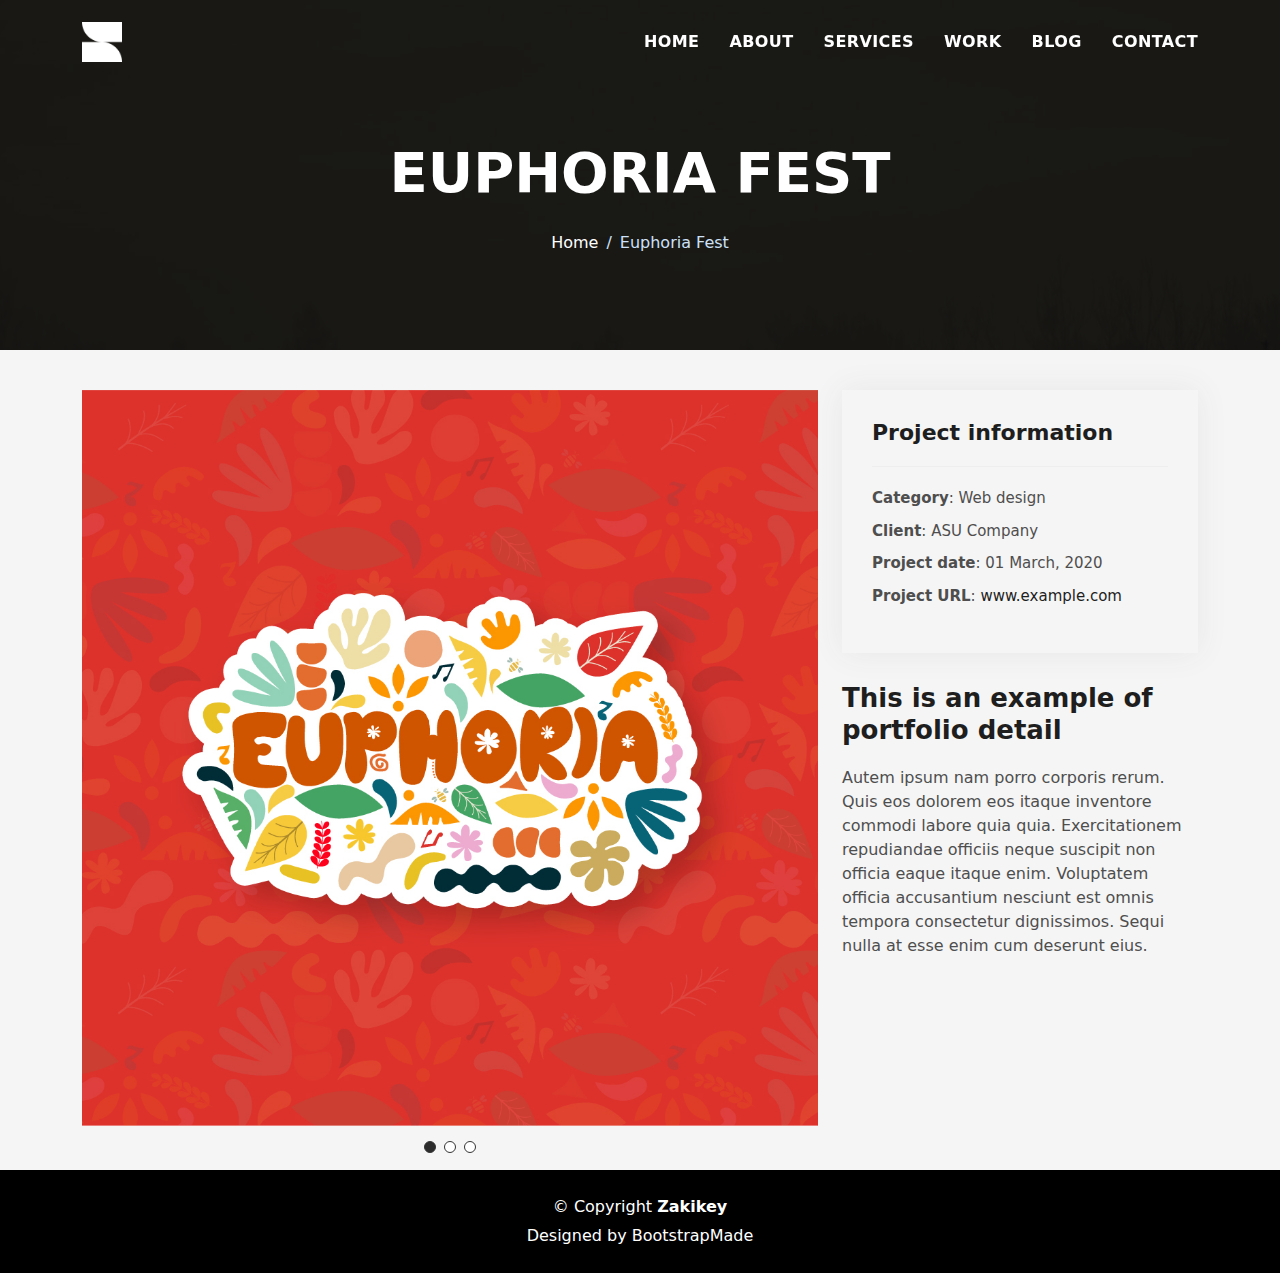
<file: Euphoria Fest copy.html>
<!DOCTYPE html>
<html lang="en">

<head>
  <meta charset="utf-8">
  <meta content="width=device-width, initial-scale=1.0" name="viewport">

  <title>Zakikey Portfolio - Euphoria Fest</title>
  <meta content="" name="description">
  <meta content="" name="keywords">

  <!-- Favicons -->
  <link href="assets/img/favicon.png" rel="icon">
  <link href="assets/img/apple-touch-icon.png" rel="apple-touch-icon">

  <!-- Vendor CSS Files -->
  <link href="assets/vendor/bootstrap/css/bootstrap.min.css" rel="stylesheet">
  <link href="assets/vendor/bootstrap-icons/bootstrap-icons.css" rel="stylesheet">
  <link href="assets/vendor/glightbox/css/glightbox.min.css" rel="stylesheet">
  <link href="assets/vendor/swiper/swiper-bundle.min.css" rel="stylesheet">

  <!-- Template Main CSS File -->
  <link href="assets/css/style.css" rel="stylesheet">

  <!-- =======================================================
  * Template Name: DevFolio
  * Updated: Nov 17 2023 with Bootstrap v5.3.2
  * Template URL: https://bootstrapmade.com/devfolio-bootstrap-portfolio-html-template/
  * Author: BootstrapMade.com
  * License: https://bootstrapmade.com/license/
  ======================================================== -->
</head>

<body>

  <!-- ======= Header ======= -->
  <header id="header" class="fixed-top">
    <div class="container d-flex align-items-center justify-content-between">

      <h1 class="logo"><a href="index.html" class="logo"><img src="assets/img/Group 5.png" alt="" class="img-fluid"></h1>
      <!-- Uncomment below if you prefer to use an image logo -->
      <!-- <a href="index.html" class="logo"><img src="assets/img/logo.png" alt="" class="img-fluid"></a>-->

      <nav id="navbar" class="navbar">
        <ul>
          <li><a class="nav-link scrollto " href="#hero">Home</a></li>
          <li><a class="nav-link scrollto" href="#about">About</a></li>
          <li><a class="nav-link scrollto" href="#services">Services</a></li>
          <li><a class="nav-link scrollto " href="#work">Work</a></li>
          <li><a class="nav-link scrollto " href="#blog">Blog</a></li>
          <li><a class="nav-link scrollto" href="#contact">Contact</a></li>
        </ul>
        <i class="bi bi-list mobile-nav-toggle"></i>
      </nav><!-- .navbar -->

    </div>
  </header><!-- End Header -->

  <div class="hero hero-single route bg-image" style="background-image: url(assets/img/overlay-bg.jpg)">
    <div class="overlay-mf"></div>
    <div class="hero-content display-table">
      <div class="table-cell">
        <div class="container">
          <h2 class="hero-title mb-4">Euphoria Fest</h2>
          <ol class="breadcrumb d-flex justify-content-center">
            <li class="breadcrumb-item">
              <a href="#">Home</a>
            </li>
            <li class="breadcrumb-item active">Euphoria Fest</li>
          </ol>
        </div>
      </div>
    </div>
  </div>

  <main id="main">

    <!-- ======= Portfolio Details Section ======= -->
    <section id="portfolio-details" class="portfolio-details">
      <div class="container">

        <div class="row gy-4">

          <div class="col-lg-8">
            <div class="portfolio-details-slider swiper">
              <div class="swiper-wrapper align-items-center">

                <div class="swiper-slide">
                  <img src="assets/img/work-1.jpg" alt="">
                </div>

                <div class="swiper-slide">
                  <img src="assets/img/portfolio-details-2.jpg" alt="">
                </div>

                <div class="swiper-slide">
                  <img src="assets/img/portfolio-details-3.jpg" alt="">
                </div>

              </div>
              <div class="swiper-pagination"></div>
            </div>
          </div>

          <div class="col-lg-4">
            <div class="portfolio-info">
              <h3>Project information</h3>
              <ul>
                <li><strong>Category</strong>: Web design</li>
                <li><strong>Client</strong>: ASU Company</li>
                <li><strong>Project date</strong>: 01 March, 2020</li>
                <li><strong>Project URL</strong>: <a href="#">www.example.com</a></li>
              </ul>
            </div>
            <div class="portfolio-description">
              <h2>This is an example of portfolio detail</h2>
              <p>
                Autem ipsum nam porro corporis rerum. Quis eos dolorem eos itaque inventore commodi labore quia quia. Exercitationem repudiandae officiis neque suscipit non officia eaque itaque enim. Voluptatem officia accusantium nesciunt est omnis tempora consectetur dignissimos. Sequi nulla at esse enim cum deserunt eius.
              </p>
            </div>
          </div>

        </div>

      </div>
    </section><!-- End Portfolio Details Section -->

  </main><!-- End #main -->

  <!-- ======= Footer ======= -->
  <footer>
    <div class="container">
      <div class="row">
        <div class="col-sm-12">
          <div class="copyright-box">
            <p class="copyright">&copy; Copyright <strong>Zakikey</strong></p>
            <div class="credits">
              <!--
              All the links in the footer should remain intact.
              You can delete the links only if you purchased the pro version.
              Licensing information: https://bootstrapmade.com/license/
              Purchase the pro version with working PHP/AJAX contact form: https://bootstrapmade.com/buy/?theme=DevFolio
            -->
              Designed by <a href="https://bootstrapmade.com/">BootstrapMade</a>
            </div>
          </div>
        </div>
      </div>
    </div>
  </footer><!-- End  Footer -->

  <div id="preloader"></div>
  <a href="#" class="back-to-top d-flex align-items-center justify-content-center"><i class="bi bi-arrow-up-short"></i></a>

  <!-- Vendor JS Files -->
  <script src="assets/vendor/purecounter/purecounter_vanilla.js"></script>
  <script src="assets/vendor/bootstrap/js/bootstrap.bundle.min.js"></script>
  <script src="assets/vendor/glightbox/js/glightbox.min.js"></script>
  <script src="assets/vendor/swiper/swiper-bundle.min.js"></script>
  <script src="assets/vendor/typed.js/typed.umd.js"></script>
  <script src="assets/vendor/php-email-form/validate.js"></script>

  <!-- Template Main JS File -->
  <script src="assets/js/main.js"></script>

</body>

</html>
</file>
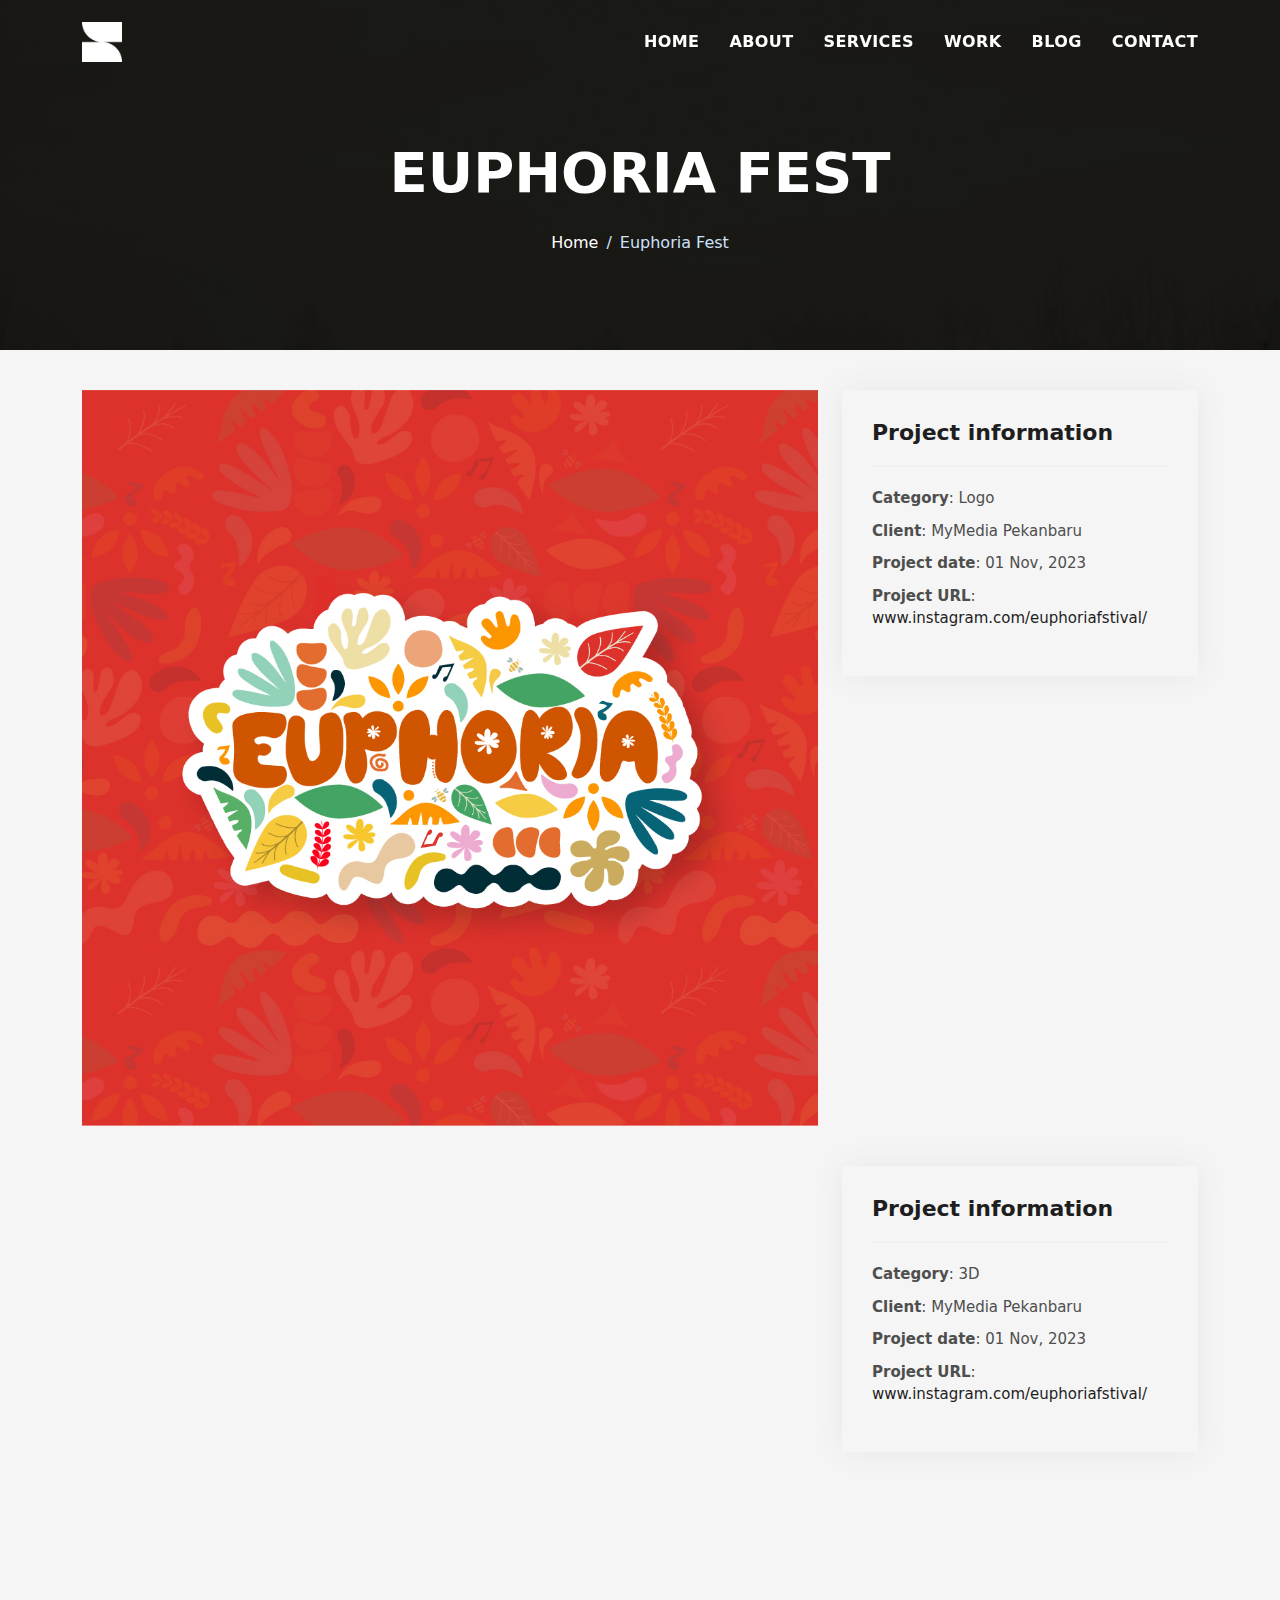
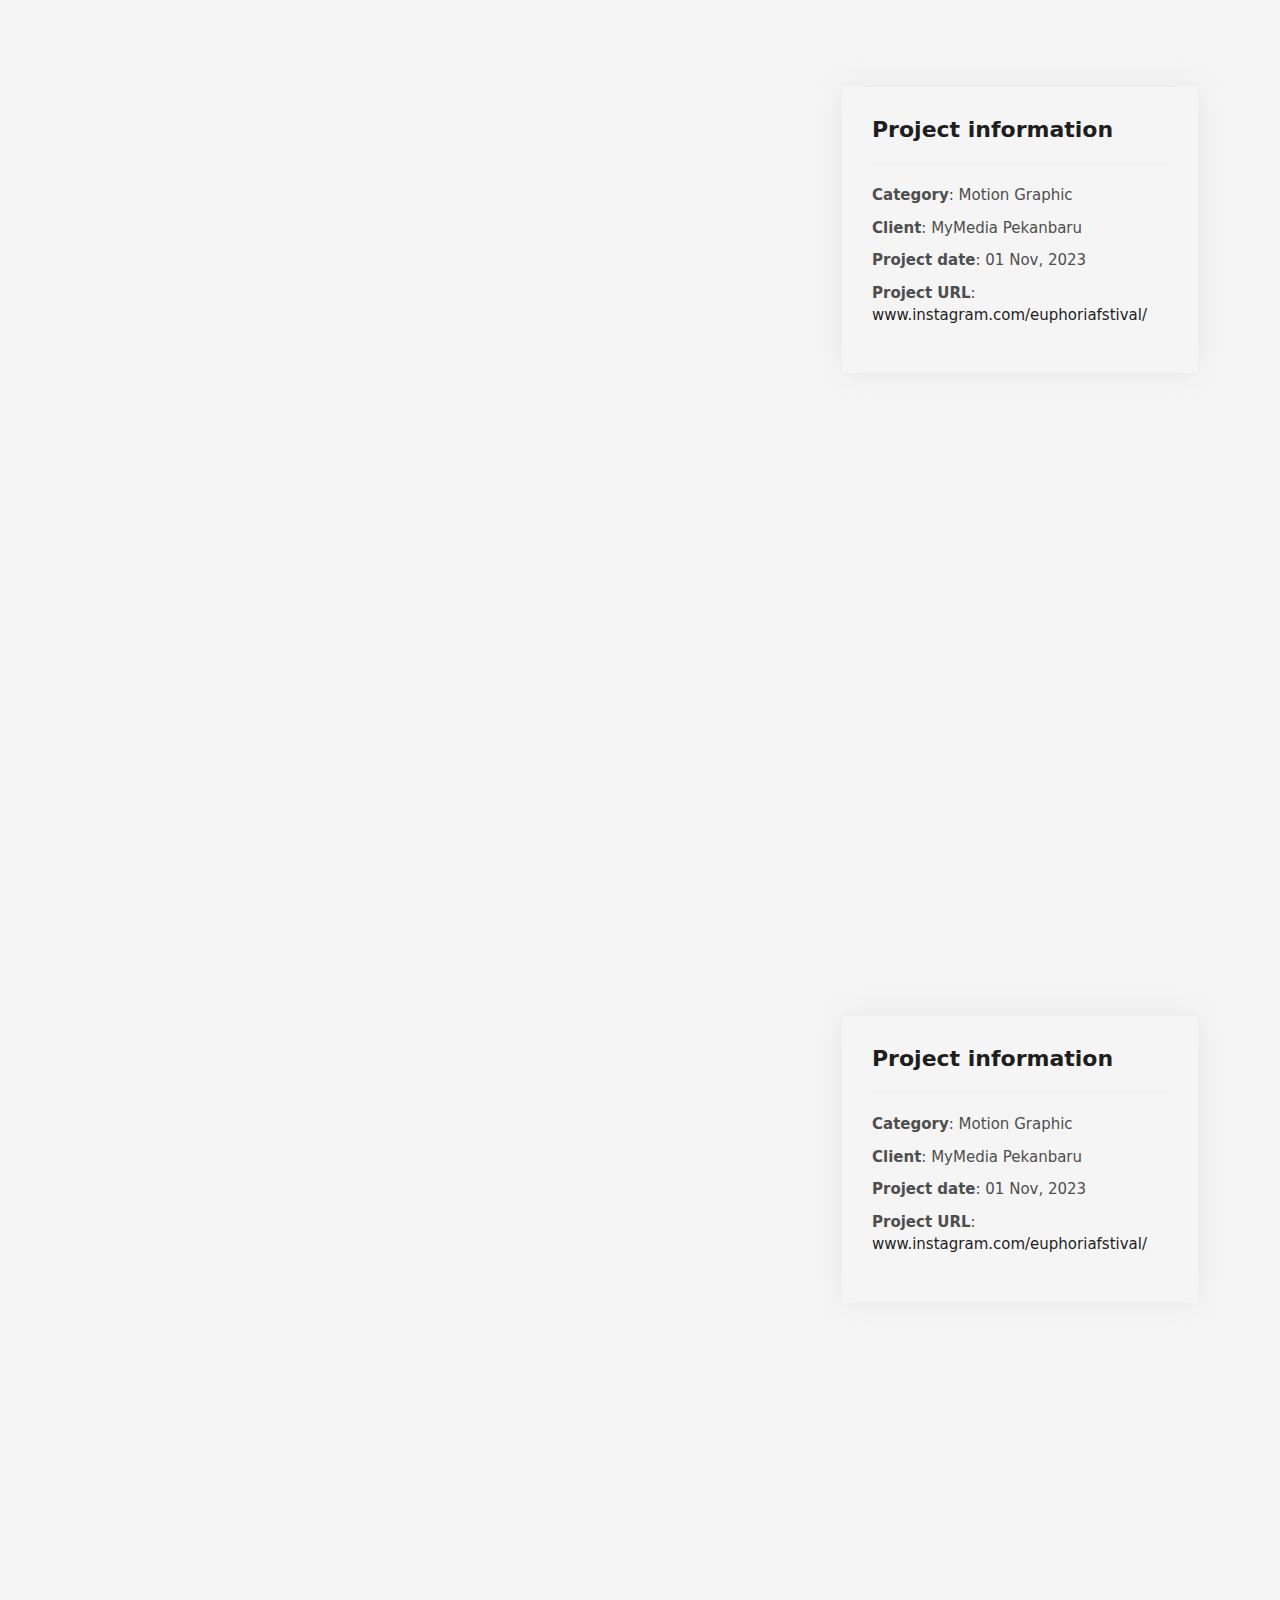
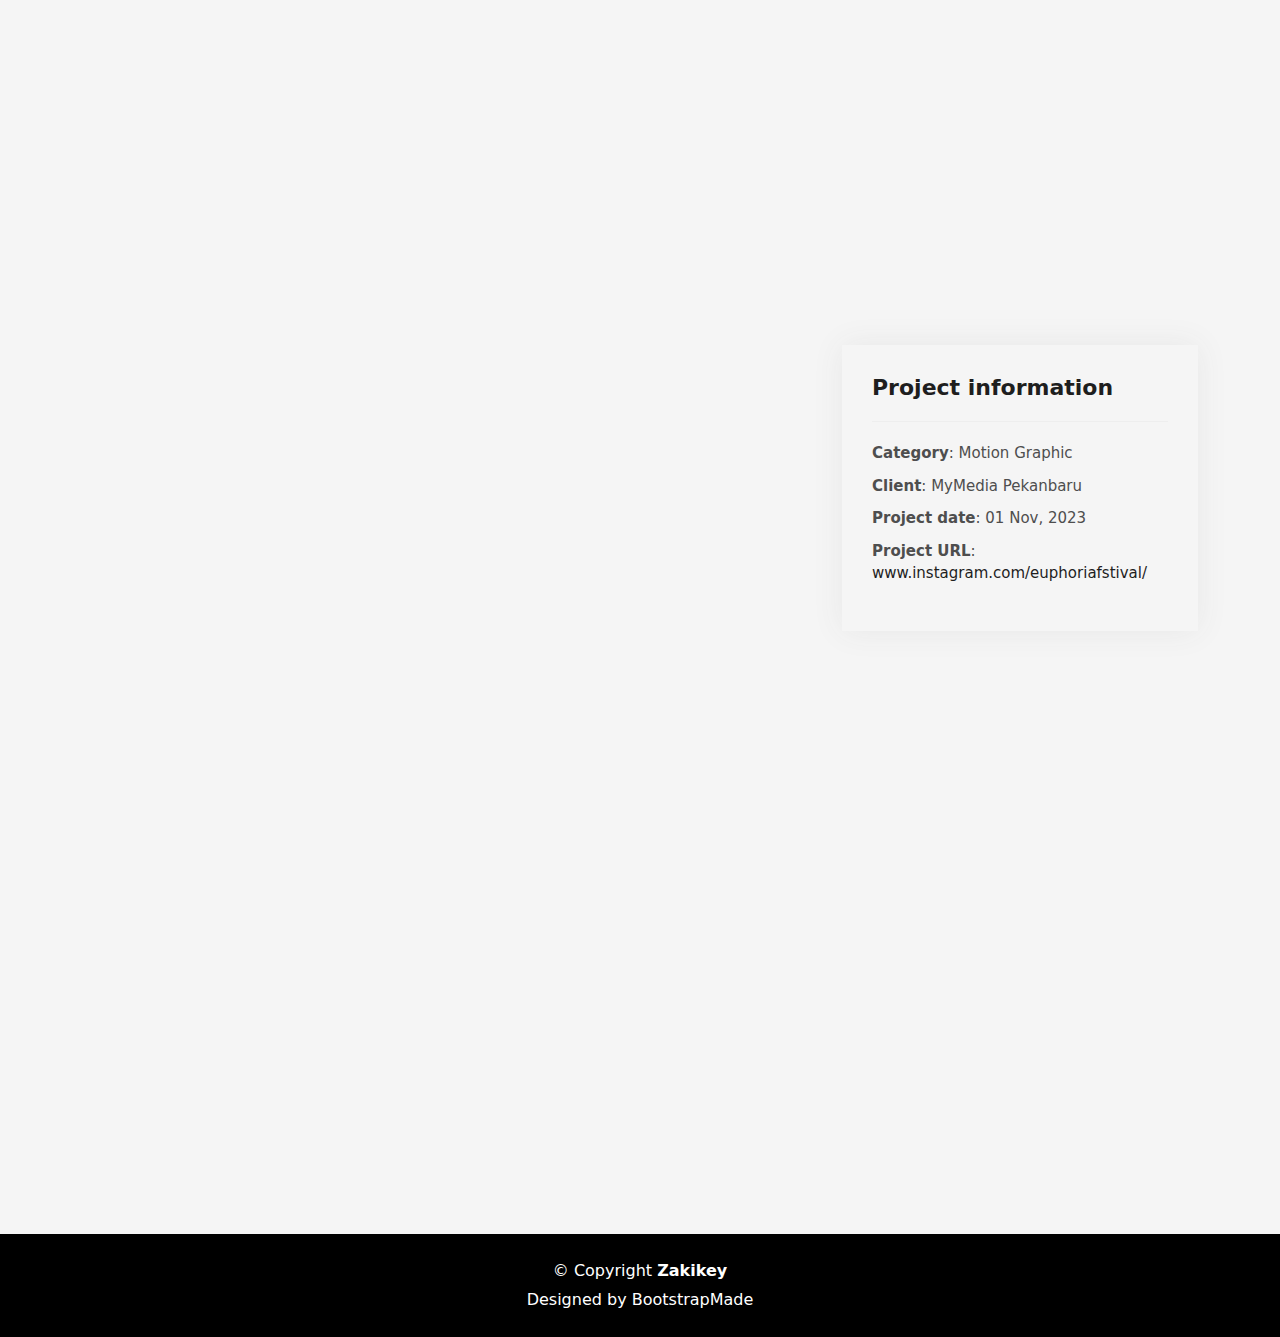
<file: Euphoria Fest.html>
<!DOCTYPE html>
<html lang="en">

<head>
  <meta charset="utf-8">
  <meta content="width=device-width, initial-scale=1.0" name="viewport">

  <title>Zakikey Portfolio - Euphoria Fest</title>
  <meta content="" name="description">
  <meta content="" name="keywords">

  <!-- Favicons -->
  <link href="assets/img/Group 5.png" rel="icon">
  <link href="assets/img/apple-touch-icon.png" rel="apple-touch-icon">

  <!-- Vendor CSS Files -->
  <link href="assets/vendor/bootstrap/css/bootstrap.min.css" rel="stylesheet">
  <link href="assets/vendor/bootstrap-icons/bootstrap-icons.css" rel="stylesheet">
  <link href="assets/vendor/glightbox/css/glightbox.min.css" rel="stylesheet">
  <link href="assets/vendor/swiper/swiper-bundle.min.css" rel="stylesheet">

  <!-- Template Main CSS File -->
  <link href="assets/css/style.css" rel="stylesheet">

  <!-- =======================================================
  * Template Name: DevFolio
  * Updated: Nov 17 2023 with Bootstrap v5.3.2
  * Template URL: https://bootstrapmade.com/devfolio-bootstrap-portfolio-html-template/
  * Author: BootstrapMade.com
  * License: https://bootstrapmade.com/license/
  ======================================================== -->
</head>

<body>

  <!-- ======= Header ======= -->
  <header id="header" class="fixed-top">
    <div class="container d-flex align-items-center justify-content-between">

      <h1 class="logo"><a href="index.html" class="logo"><img src="assets/img/Group 5.png" alt="" class="img-fluid"></h1>
      <!-- Uncomment below if you prefer to use an image logo -->
      <!-- <a href="index.html" class="logo"><img src="assets/img/logo.png" alt="" class="img-fluid"></a>-->

      <nav id="navbar" class="navbar">
        <ul>
          <li><a class="nav-link scrollto " href="#hero">Home</a></li>
          <li><a class="nav-link scrollto" href="#about">About</a></li>
          <li><a class="nav-link scrollto" href="#services">Services</a></li>
          <li><a class="nav-link scrollto " href="#work">Work</a></li>
          <li><a class="nav-link scrollto " href="#blog">Blog</a></li>
          <li><a class="nav-link scrollto" href="#contact">Contact</a></li>
        </ul>
        <i class="bi bi-list mobile-nav-toggle"></i>
      </nav><!-- .navbar -->

    </div>
  </header><!-- End Header -->

  <div class="hero hero-single route bg-image" style="background-image: url(assets/img/overlay-bg.jpg)">
    <div class="overlay-mf"></div>
    <div class="hero-content display-table">
      <div class="table-cell">
        <div class="container">
          <h2 class="hero-title mb-4">Euphoria Fest</h2>
          <ol class="breadcrumb d-flex justify-content-center">
            <li class="breadcrumb-item">
              <a href="#">Home</a>
            </li>
            <li class="breadcrumb-item active">Euphoria Fest</li>
          </ol>
        </div>
      </div>
    </div>
  </div>

  <main id="main">

    <!-- ======= Portfolio Details Section ======= -->
    <section id="portfolio-details" class="portfolio-details">
      <div class="container">

        <div class="row gy-4">

            <div class="col-lg-8">
              <div class="portfolio-details-slider swiper">
                <div class="swiper-wrapper align-items-center">
  
                  <div class="still">
                    <img src="assets/img/work-1.jpg" alt="">
                  </div>
  
                </div>
                <div class="swiper-pagination"></div>
              </div>
            </div>
  
            <div class="col-lg-4">
              <div class="portfolio-info">
                <h3>Project information</h3>
                <ul>
                  <li><strong>Category</strong>: Logo</li>
                  <li><strong>Client</strong>: MyMedia Pekanbaru</li>
                  <li><strong>Project date</strong>: 01 Nov, 2023</li>
                  <li><strong>Project URL</strong>: <a href="#">www.instagram.com/euphoriafstival/</a></li>
                </ul>
              </div>
            <div class="portfolio-description">
              </p>
            </div>
          </div>

        </div>

      </div>
    </section><!-- End Portfolio Details Section -->


  </header><!-- End Header -->


  <main id="main">

    <!-- ======= Portfolio Details Section ======= -->
    <section id="portfolio-details" class="portfolio-details">
      <div class="container">

        <div class="row gy-4">

            <div class="col-lg-8">
              <div class="portfolio-details-slider swiper">
                <div class="swiper-wrapper align-items-center">
  
                  <div class="still">
                    <iframe width="840" height="474" src="https://www.youtube.com/embed/IgKK3uC9S5Y?si=skOpUVA0EaKXeB6h" title="YouTube video player" frameborder="0" allow="accelerometer; autoplay; clipboard-write; encrypted-media; gyroscope; picture-in-picture; web-share" allowfullscreen></iframe>
                  </div>
  
                </div>
                <div class="swiper-pagination"></div>
              </div>
            </div>
  
            <div class="col-lg-4">
              <div class="portfolio-info">
                <h3>Project information</h3>
                <ul>
                  <li><strong>Category</strong>: 3D</li>
                  <li><strong>Client</strong>: MyMedia Pekanbaru</li>
                  <li><strong>Project date</strong>: 01 Nov, 2023</li>
                  <li><strong>Project URL</strong>: <a href="#">www.instagram.com/euphoriafstival/</a></li>
                </ul>
              </div>
            <div class="portfolio-description">
              </p>
            </div>
          </div>

        </div>

      </div>
    </section><!-- End Portfolio Details Section -->

        <!-- ======= Portfolio Details Section ======= -->
        <section id="portfolio-details" class="portfolio-details">
          <div class="container">
    
            <div class="row gy-4">
    
                <div class="col-lg-8">
                  <div class="portfolio-details-slider swiper">
                    <div class="swiper-wrapper align-items-center">
      
                      <div class="still">
                        <iframe width="496" height="882" src="https://www.youtube.com/embed/E5HCOpsEsAI" title="Video Logo Euphoria Fest" frameborder="0" allow="accelerometer; autoplay; clipboard-write; encrypted-media; gyroscope; picture-in-picture; web-share" allowfullscreen></iframe>
                      </div>
      
                    </div>
                    <div class="swiper-pagination"></div>
                  </div>
                </div>
      
                <div class="col-lg-4">
                  <div class="portfolio-info">
                    <h3>Project information</h3>
                    <ul>
                      <li><strong>Category</strong>: Motion Graphic</li>
                      <li><strong>Client</strong>: MyMedia Pekanbaru</li>
                      <li><strong>Project date</strong>: 01 Nov, 2023</li>
                      <li><strong>Project URL</strong>: <a href="#">www.instagram.com/euphoriafstival/</a></li>
                    </ul>
                  </div>
                <div class="portfolio-description">
                  </p>
                </div>
              </div>
    
            </div>
    
          </div>
        </section><!-- End Portfolio Details Section -->
    
                <!-- ======= Portfolio Details Section ======= -->
                <section id="portfolio-details" class="portfolio-details">
                  <div class="container">
            
                    <div class="row gy-4">
            
                        <div class="col-lg-8">
                          <div class="portfolio-details-slider swiper">
                            <div class="swiper-wrapper align-items-center">
              
                              <div class="still">
                                <iframe width="496" height="882" src="https://www.youtube.com/embed/jsUL7BQPAVE" title="guest #euphoria" frameborder="0" allow="accelerometer; autoplay; clipboard-write; encrypted-media; gyroscope; picture-in-picture; web-share" allowfullscreen></iframe>
                              </div>
              
                            </div>
                            <div class="swiper-pagination"></div>
                          </div>
                        </div>
              
                        <div class="col-lg-4">
                          <div class="portfolio-info">
                            <h3>Project information</h3>
                            <ul>
                              <li><strong>Category</strong>: Motion Graphic</li>
                              <li><strong>Client</strong>: MyMedia Pekanbaru</li>
                              <li><strong>Project date</strong>: 01 Nov, 2023</li>
                              <li><strong>Project URL</strong>: <a href="#">www.instagram.com/euphoriafstival/</a></li>
                            </ul>
                          </div>
                        <div class="portfolio-description">
                          </p>
                        </div>
                      </div>
            
                    </div>
            
                  </div>
                </section><!-- End Portfolio Details Section -->
    
                    <!-- ======= Portfolio Details Section ======= -->
                    <section id="portfolio-details" class="portfolio-details">
                      <div class="container">
                
                        <div class="row gy-4">
                
                            <div class="col-lg-8">
                              <div class="portfolio-details-slider swiper">
                                <div class="swiper-wrapper align-items-center">
                  
                                  <div class="still">
                                    <iframe width="496" height="882" src="https://www.youtube.com/embed/hSINtNJSwjQ" title="tagline #euphoria" frameborder="0" allow="accelerometer; autoplay; clipboard-write; encrypted-media; gyroscope; picture-in-picture; web-share" allowfullscreen></iframe>
                                  </div>
                  
                                </div>
                                <div class="swiper-pagination"></div>
                              </div>
                            </div>
                  
                            <div class="col-lg-4">
                              <div class="portfolio-info">
                                <h3>Project information</h3>
                                <ul>
                                  <li><strong>Category</strong>: Motion Graphic</li>
                                  <li><strong>Client</strong>: MyMedia Pekanbaru</li>
                                  <li><strong>Project date</strong>: 01 Nov, 2023</li>
                                  <li><strong>Project URL</strong>: <a href="#">www.instagram.com/euphoriafstival/</a></li>
                                </ul>
                              </div>
                            <div class="portfolio-description">
                              </p>
                            </div>
                          </div>
                
                        </div>
                
                      </div>
                    </section><!-- End Portfolio Details Section -->

  </main><!-- End #main -->

  <!-- ======= Footer ======= -->
  <footer>
    <div class="container">
      <div class="row">
        <div class="col-sm-12">
          <div class="copyright-box">
            <p class="copyright">&copy; Copyright <strong>Zakikey</strong></p>
            <div class="credits">
              <!--
              All the links in the footer should remain intact.
              You can delete the links only if you purchased the pro version.
              Licensing information: https://bootstrapmade.com/license/
              Purchase the pro version with working PHP/AJAX contact form: https://bootstrapmade.com/buy/?theme=DevFolio
            -->
              Designed by <a href="https://bootstrapmade.com/">BootstrapMade</a>
            </div>
          </div>
        </div>
      </div>
    </div>
  </footer><!-- End  Footer -->

  <div id="preloader"></div>
  <a href="#" class="back-to-top d-flex align-items-center justify-content-center"><i class="bi bi-arrow-up-short"></i></a>

  <!-- Vendor JS Files -->
  <script src="assets/vendor/purecounter/purecounter_vanilla.js"></script>
  <script src="assets/vendor/bootstrap/js/bootstrap.bundle.min.js"></script>
  <script src="assets/vendor/glightbox/js/glightbox.min.js"></script>
  <script src="assets/vendor/swiper/swiper-bundle.min.js"></script>
  <script src="assets/vendor/typed.js/typed.umd.js"></script>
  <script src="assets/vendor/php-email-form/validate.js"></script>

  <!-- Template Main JS File -->
  <script src="assets/js/main.js"></script>

</body>

</html>
</file>
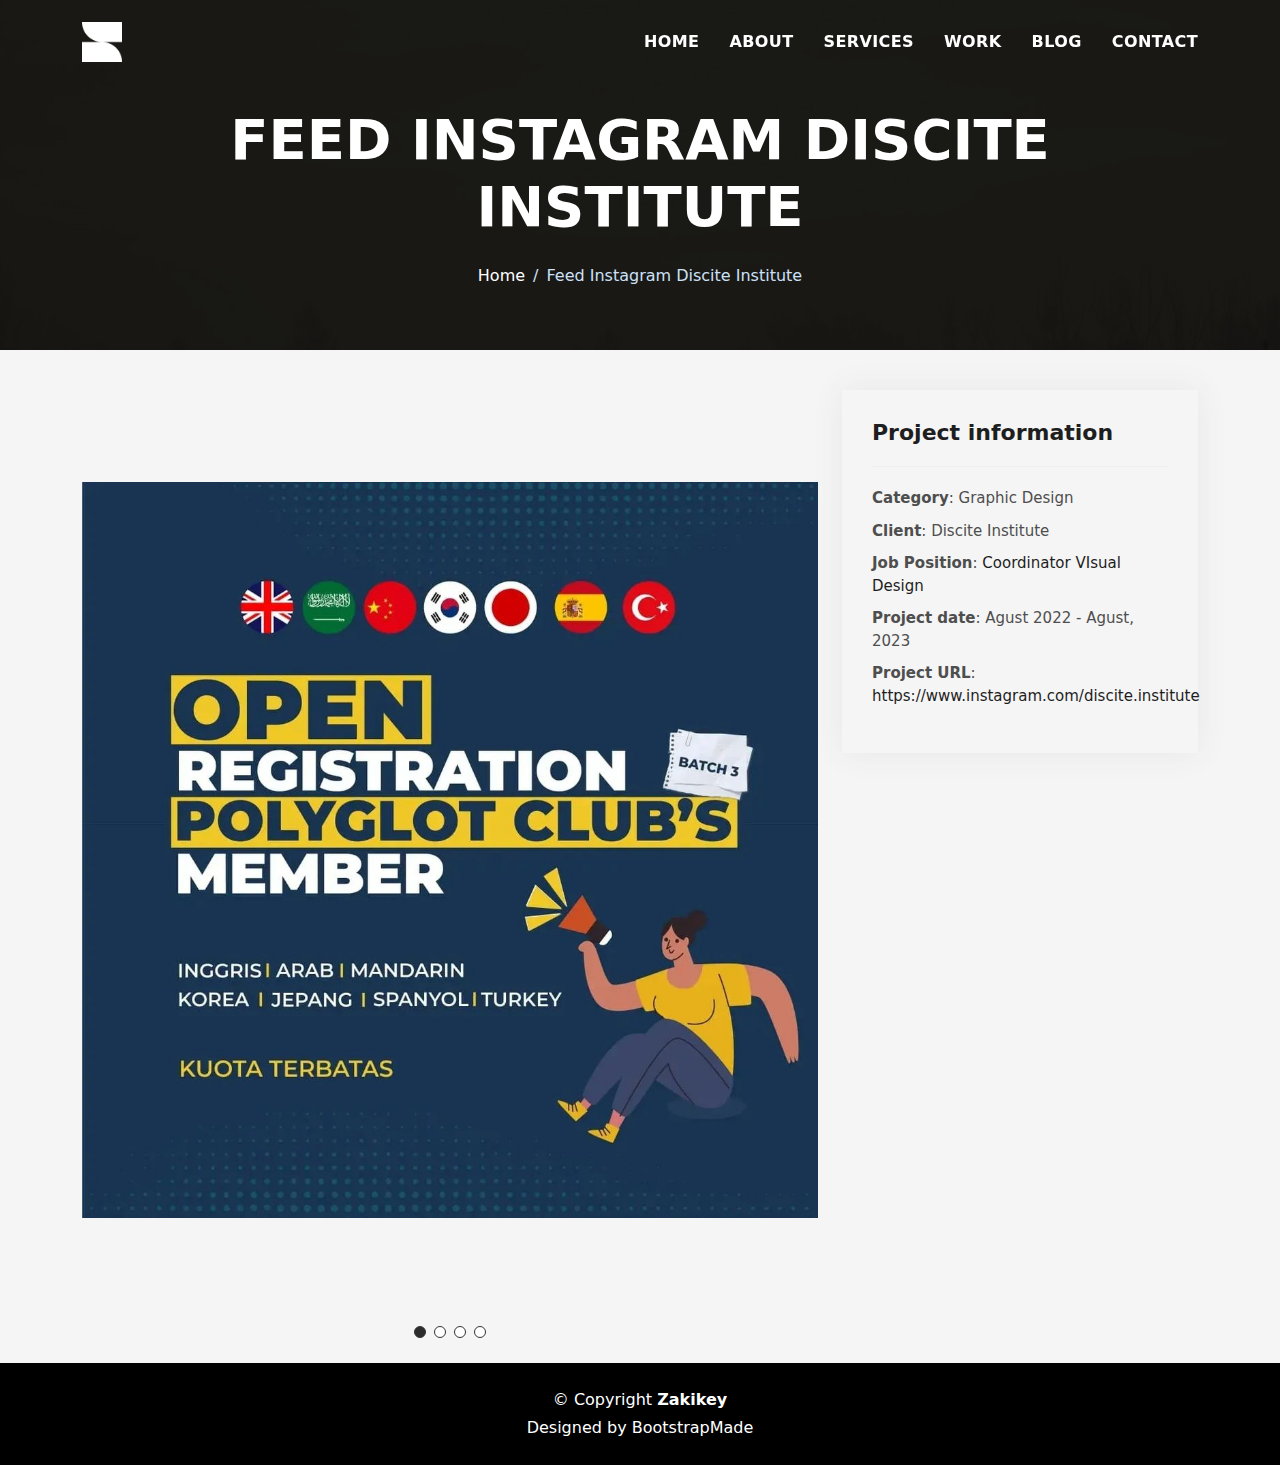
<file: Feed Instagram Discite Institute.html>
<!DOCTYPE html>
<html lang="en">

<head>
  <meta charset="utf-8">
  <meta content="width=device-width, initial-scale=1.0" name="viewport">

  <title>Zakikey Portfolio - VIdeo Profile Podcast Universitas Riau</title>
  <meta content="" name="description">
  <meta content="" name="keywords">

  <!-- Favicons -->
  <link href="assets/img/Group 5.png" rel="icon">
  <link href="assets/img/apple-touch-icon.png" rel="apple-touch-icon">

  <!-- Vendor CSS Files -->
  <link href="assets/vendor/bootstrap/css/bootstrap.min.css" rel="stylesheet">
  <link href="assets/vendor/bootstrap-icons/bootstrap-icons.css" rel="stylesheet">
  <link href="assets/vendor/glightbox/css/glightbox.min.css" rel="stylesheet">
  <link href="assets/vendor/swiper/swiper-bundle.min.css" rel="stylesheet">

  <!-- Template Main CSS File -->
  <link href="assets/css/style.css" rel="stylesheet">

  <!-- =======================================================
  * Template Name: DevFolio
  * Updated: Nov 17 2023 with Bootstrap v5.3.2
  * Template URL: https://bootstrapmade.com/devfolio-bootstrap-portfolio-html-template/
  * Author: BootstrapMade.com
  * License: https://bootstrapmade.com/license/
  ======================================================== -->
</head>

<body>

  <!-- ======= Header ======= -->
  <header id="header" class="fixed-top">
    <div class="container d-flex align-items-center justify-content-between">

      <h1 class="logo"><a href="index.html" class="logo"><img src="assets/img/Group 5.png" alt="" class="img-fluid"></h1>
      <!-- Uncomment below if you prefer to use an image logo -->
      <!-- <a href="index.html" class="logo"><img src="assets/img/logo.png" alt="" class="img-fluid"></a>-->

      <nav id="navbar" class="navbar">
        <ul>
          <li><a class="nav-link scrollto " href="index.html">Home</a></li>
          <li><a class="nav-link scrollto" href="index.html">About</a></li>
          <li><a class="nav-link scrollto" href="index.html">Services</a></li>
          <li><a class="nav-link scrollto " href="index.html">Work</a></li>
          <li><a class="nav-link scrollto " href="index.html">Blog</a></li>
          <li><a class="nav-link scrollto" href="index.html">Contact</a></li>
        </ul>
        <i class="bi bi-list mobile-nav-toggle"></i>
      </nav><!-- .navbar -->

    </div>
  </header><!-- End Header -->

  <div class="hero hero-single route bg-image" style="background-image: url(assets/img/overlay-bg.jpg)">
    <div class="overlay-mf"></div>
    <div class="hero-content display-table">
      <div class="table-cell">
        <div class="container">
          <h2 class="hero-title mb-4">Feed Instagram Discite Institute</h2>
          <ol class="breadcrumb d-flex justify-content-center">
            <li class="breadcrumb-item">
              <a href="index.html">Home</a>
            </li>
            <li class="breadcrumb-item active">Feed Instagram Discite Institute</li>
          </ol>
        </div>
      </div>
    </div>
  </div>

  <main id="main">

    <!-- ======= Portfolio Details Section ======= -->
    <section id="portfolio-details" class="portfolio-details">
      <div class="container">

        <div class="row gy-4">

          <div class="col-lg-8">
            <div class="portfolio-details-slider swiper">
              <div class="swiper-wrapper align-items-center">

                <div class="swiper-slide">
                  <img src="assets/img/discite_1.jpeg" alt="">
                </div>

                <div class="swiper-slide">
                  <img src="assets/img/discite_2.jpeg" alt="">
                </div>

                <div class="swiper-slide">
                  <img src="assets/img/discite_3.jpeg" alt="">
                </div>
                
                <div class="swiper-slide">
                  <img src="assets/img/discite_4.jpeg" alt="">
                </div>

              </div>
              <div class="swiper-pagination"></div>
            </div>
          </div>

  
            <div class="col-lg-4">
              <div class="portfolio-info">
                <h3>Project information</h3>
                <ul>
                  <li><strong>Category</strong>: Graphic Design</li>
                  <li><strong>Client</strong>: Discite Institute</li>
                  <li><strong>Job Position</strong>: <a href="#">Coordinator VIsual Design</a></li>
                  <li><strong>Project date</strong>: Agust 2022 - Agust, 2023</li>
                  <li><strong>Project URL</strong>: <a href="#">https://www.instagram.com/discite.institute</a></li>
                </ul>
              </div>
            <div class="portfolio-description">
              </p>
            </div>
          </div>

        </div>

      </div>
    </section><!-- End Portfolio Details Section -->


                    <h1></h1>
                    <h1></h1>
                    <h1></h1>
  </main><!-- End #main -->

  <!-- ======= Footer ======= -->
  <footer>
    <div class="container">
      <div class="row">
        <div class="col-sm-12">
          <div class="copyright-box">
            <p class="copyright">&copy; Copyright <strong>Zakikey</strong></p>
            <div class="credits">
              <!--
              All the links in the footer should remain intact.
              You can delete the links only if you purchased the pro version.
              Licensing information: https://bootstrapmade.com/license/
              Purchase the pro version with working PHP/AJAX contact form: https://bootstrapmade.com/buy/?theme=DevFolio
            -->
              Designed by <a href="https://bootstrapmade.com/">BootstrapMade</a>
            </div>
          </div>
        </div>
      </div>
    </div>
  </footer><!-- End  Footer -->

  <div id="preloader"></div>
  <a href="#" class="back-to-top d-flex align-items-center justify-content-center"><i class="bi bi-arrow-up-short"></i></a>

  <!-- Vendor JS Files -->
  <script src="assets/vendor/purecounter/purecounter_vanilla.js"></script>
  <script src="assets/vendor/bootstrap/js/bootstrap.bundle.min.js"></script>
  <script src="assets/vendor/glightbox/js/glightbox.min.js"></script>
  <script src="assets/vendor/swiper/swiper-bundle.min.js"></script>
  <script src="assets/vendor/typed.js/typed.umd.js"></script>
  <script src="assets/vendor/php-email-form/validate.js"></script>

  <!-- Template Main JS File -->
  <script src="assets/js/main.js"></script>

</body>

</html>
</file>
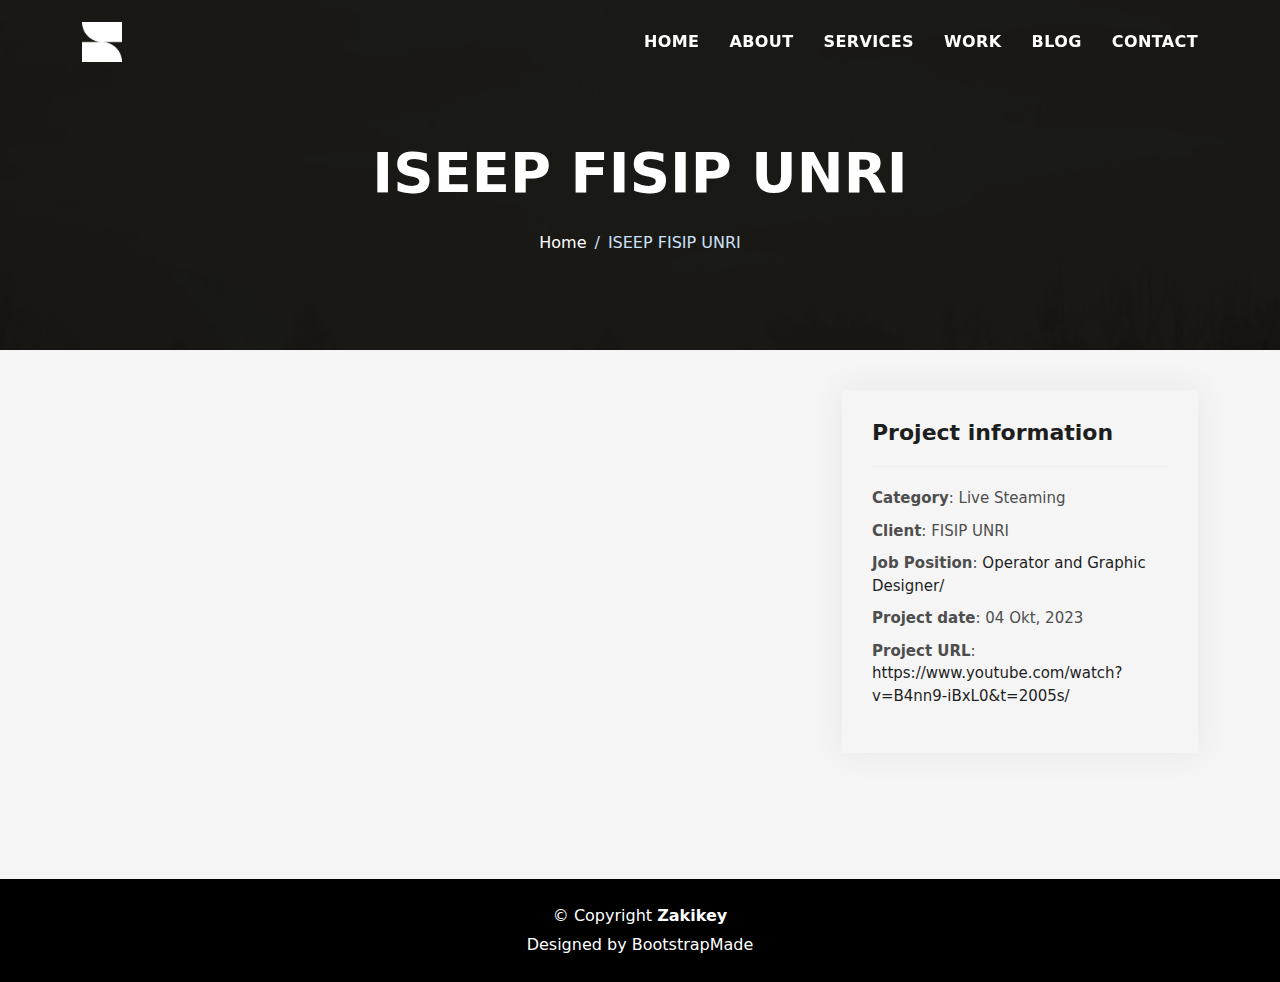
<file: Iseep fisip.html>
<!DOCTYPE html>
<html lang="en">

<head>
  <meta charset="utf-8">
  <meta content="width=device-width, initial-scale=1.0" name="viewport">

  <title>Zakikey Portfolio - ISEEP FISIP UNRI</title>
  <meta content="" name="description">
  <meta content="" name="keywords">

  <!-- Favicons -->
  <link href="assets/img/Group 5.png" rel="icon">
  <link href="assets/img/apple-touch-icon.png" rel="apple-touch-icon">

  <!-- Vendor CSS Files -->
  <link href="assets/vendor/bootstrap/css/bootstrap.min.css" rel="stylesheet">
  <link href="assets/vendor/bootstrap-icons/bootstrap-icons.css" rel="stylesheet">
  <link href="assets/vendor/glightbox/css/glightbox.min.css" rel="stylesheet">
  <link href="assets/vendor/swiper/swiper-bundle.min.css" rel="stylesheet">

  <!-- Template Main CSS File -->
  <link href="assets/css/style.css" rel="stylesheet">

  <!-- =======================================================
  * Template Name: DevFolio
  * Updated: Nov 17 2023 with Bootstrap v5.3.2
  * Template URL: https://bootstrapmade.com/devfolio-bootstrap-portfolio-html-template/
  * Author: BootstrapMade.com
  * License: https://bootstrapmade.com/license/
  ======================================================== -->
</head>

<body>

  <!-- ======= Header ======= -->
  <header id="header" class="fixed-top">
    <div class="container d-flex align-items-center justify-content-between">

      <h1 class="logo"><a href="index.html" class="logo"><img src="assets/img/Group 5.png" alt="" class="img-fluid"></h1>
      <!-- Uncomment below if you prefer to use an image logo -->
      <!-- <a href="index.html" class="logo"><img src="assets/img/logo.png" alt="" class="img-fluid"></a>-->

      <nav id="navbar" class="navbar">
        <ul>
          <li><a class="nav-link scrollto " href="index.html">Home</a></li>
          <li><a class="nav-link scrollto" href="index.html">About</a></li>
          <li><a class="nav-link scrollto" href="index.html">Services</a></li>
          <li><a class="nav-link scrollto " href="index.html">Work</a></li>
          <li><a class="nav-link scrollto " href="index.html">Blog</a></li>
          <li><a class="nav-link scrollto" href="index.html">Contact</a></li>
        </ul>
        <i class="bi bi-list mobile-nav-toggle"></i>
      </nav><!-- .navbar -->

    </div>
  </header><!-- End Header -->

  <div class="hero hero-single route bg-image" style="background-image: url(assets/img/overlay-bg.jpg)">
    <div class="overlay-mf"></div>
    <div class="hero-content display-table">
      <div class="table-cell">
        <div class="container">
          <h2 class="hero-title mb-4">ISEEP FISIP UNRI</h2>
          <ol class="breadcrumb d-flex justify-content-center">
            <li class="breadcrumb-item">
              <a href="#">Home</a>
            </li>
            <li class="breadcrumb-item active">ISEEP FISIP UNRI</li>
          </ol>
        </div>
      </div>
    </div>
  </div>

  <main id="main">

    <!-- ======= Portfolio Details Section ======= -->
    <section id="portfolio-details" class="portfolio-details">
      <div class="container">

        <div class="row gy-4">

            <div class="col-lg-8">
              <div class="portfolio-details-slider swiper">
                <div class="swiper-wrapper align-items-center">
  
                  <div class="still">
                    <iframe width="840" height="474" src="https://www.youtube.com/embed/B4nn9-iBxL0?si=yHssewx5R7HIeoS1" title="YouTube video player" frameborder="0" allow="accelerometer; autoplay; clipboard-write; encrypted-media; gyroscope; picture-in-picture; web-share" allowfullscreen></iframe>
                  </div>
  
                </div>
                <div class="swiper-pagination"></div>
              </div>
            </div>
  
            <div class="col-lg-4">
              <div class="portfolio-info">
                <h3>Project information</h3>
                <ul>
                  <li><strong>Category</strong>: Live Steaming</li>
                  <li><strong>Client</strong>: FISIP UNRI</li>
                  <li><strong>Job Position</strong>: <a href="#">Operator and Graphic Designer/</a></li>
                  <li><strong>Project date</strong>: 04 Okt, 2023</li>
                  <li><strong>Project URL</strong>: <a href="#">https://www.youtube.com/watch?v=B4nn9-iBxL0&t=2005s/</a></li>
                </ul>
              </div>
            <div class="portfolio-description">
              </p>
            </div>
          </div>

        </div>

      </div>
    </section><!-- End Portfolio Details Section -->


                    <h1></h1>
                    <h1></h1>
                    <h1></h1>
  </main><!-- End #main -->

  <!-- ======= Footer ======= -->
  <footer>
    <div class="container">
      <div class="row">
        <div class="col-sm-12">
          <div class="copyright-box">
            <p class="copyright">&copy; Copyright <strong>Zakikey</strong></p>
            <div class="credits">
              <!--
              All the links in the footer should remain intact.
              You can delete the links only if you purchased the pro version.
              Licensing information: https://bootstrapmade.com/license/
              Purchase the pro version with working PHP/AJAX contact form: https://bootstrapmade.com/buy/?theme=DevFolio
            -->
              Designed by <a href="https://bootstrapmade.com/">BootstrapMade</a>
            </div>
          </div>
        </div>
      </div>
    </div>
  </footer><!-- End  Footer -->

  <div id="preloader"></div>
  <a href="#" class="back-to-top d-flex align-items-center justify-content-center"><i class="bi bi-arrow-up-short"></i></a>

  <!-- Vendor JS Files -->
  <script src="assets/vendor/purecounter/purecounter_vanilla.js"></script>
  <script src="assets/vendor/bootstrap/js/bootstrap.bundle.min.js"></script>
  <script src="assets/vendor/glightbox/js/glightbox.min.js"></script>
  <script src="assets/vendor/swiper/swiper-bundle.min.js"></script>
  <script src="assets/vendor/typed.js/typed.umd.js"></script>
  <script src="assets/vendor/php-email-form/validate.js"></script>

  <!-- Template Main JS File -->
  <script src="assets/js/main.js"></script>

</body>

</html>
</file>
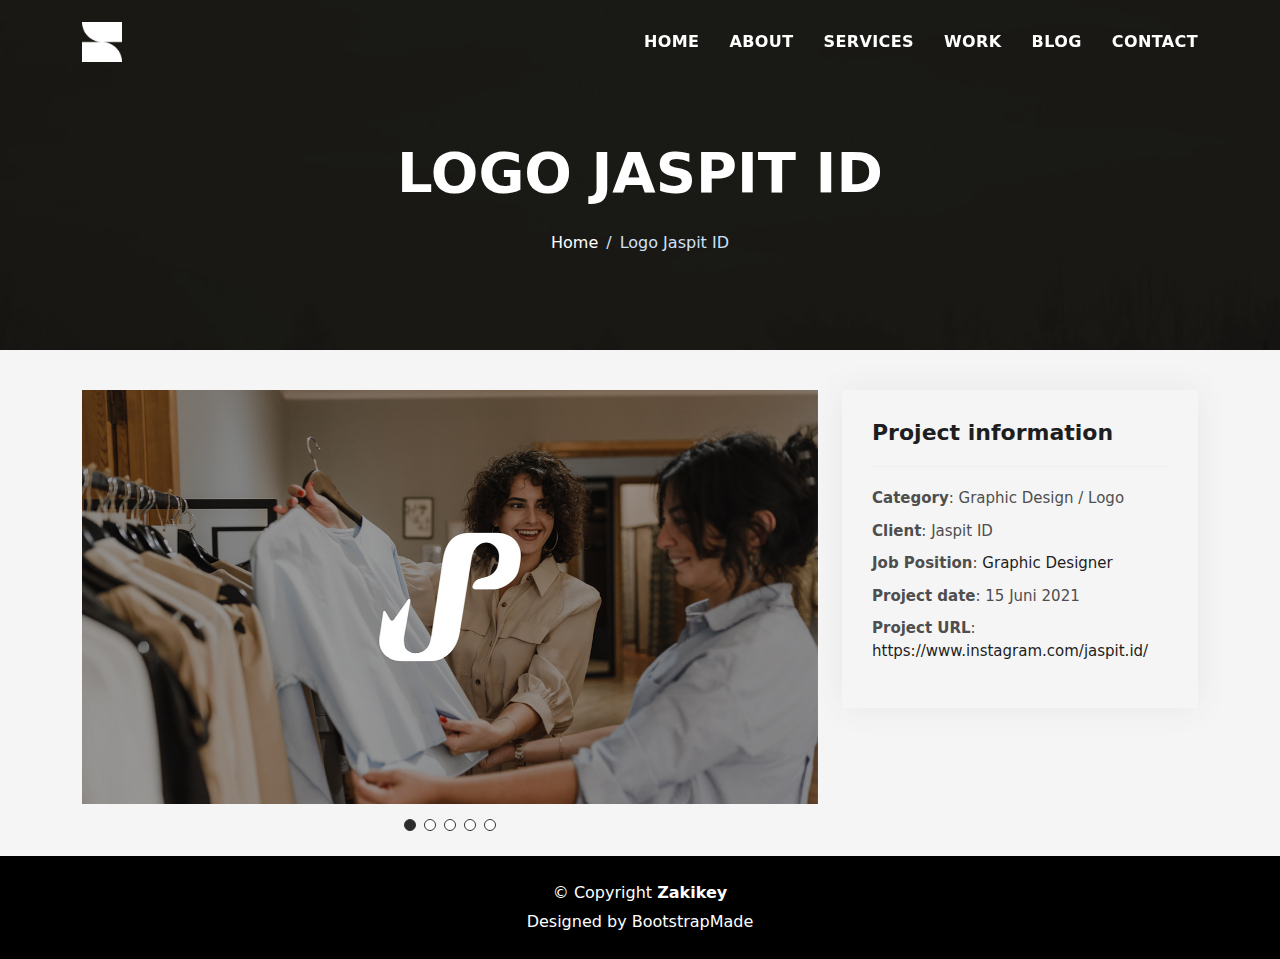
<file: Logo Jaspit.html>
<!DOCTYPE html>
<html lang="en">

<head>
  <meta charset="utf-8">
  <meta content="width=device-width, initial-scale=1.0" name="viewport">

  <title>Zakikey Portfolio - Logo Jaspit ID</title>
  <meta content="" name="description">
  <meta content="" name="keywords">

  <!-- Favicons -->
  <link href="assets/img/Group 5.png" rel="icon">
  <link href="assets/img/apple-touch-icon.png" rel="apple-touch-icon">

  <!-- Vendor CSS Files -->
  <link href="assets/vendor/bootstrap/css/bootstrap.min.css" rel="stylesheet">
  <link href="assets/vendor/bootstrap-icons/bootstrap-icons.css" rel="stylesheet">
  <link href="assets/vendor/glightbox/css/glightbox.min.css" rel="stylesheet">
  <link href="assets/vendor/swiper/swiper-bundle.min.css" rel="stylesheet">

  <!-- Template Main CSS File -->
  <link href="assets/css/style.css" rel="stylesheet">

  <!-- =======================================================
  * Template Name: DevFolio
  * Updated: Nov 17 2023 with Bootstrap v5.3.2
  * Template URL: https://bootstrapmade.com/devfolio-bootstrap-portfolio-html-template/
  * Author: BootstrapMade.com
  * License: https://bootstrapmade.com/license/
  ======================================================== -->
</head>

<body>

  <!-- ======= Header ======= -->
  <header id="header" class="fixed-top">
    <div class="container d-flex align-items-center justify-content-between">

      <h1 class="logo"><a href="index.html" class="logo"><img src="assets/img/Group 5.png" alt="" class="img-fluid"></h1>
      <!-- Uncomment below if you prefer to use an image logo -->
      <!-- <a href="index.html" class="logo"><img src="assets/img/logo.png" alt="" class="img-fluid"></a>-->

      <nav id="navbar" class="navbar">
        <ul>
          <li><a class="nav-link scrollto " href="index.html">Home</a></li>
          <li><a class="nav-link scrollto" href="index.html">About</a></li>
          <li><a class="nav-link scrollto" href="index.html">Services</a></li>
          <li><a class="nav-link scrollto " href="index.html">Work</a></li>
          <li><a class="nav-link scrollto " href="index.html">Blog</a></li>
          <li><a class="nav-link scrollto" href="index.html">Contact</a></li>
        </ul>
        <i class="bi bi-list mobile-nav-toggle"></i>
      </nav><!-- .navbar -->

    </div>
  </header><!-- End Header -->

  <div class="hero hero-single route bg-image" style="background-image: url(assets/img/overlay-bg.jpg)">
    <div class="overlay-mf"></div>
    <div class="hero-content display-table">
      <div class="table-cell">
        <div class="container">
          <h2 class="hero-title mb-4">Logo Jaspit ID</h2>
          <ol class="breadcrumb d-flex justify-content-center">
            <li class="breadcrumb-item">
              <a href="index.html">Home</a>
            </li>
            <li class="breadcrumb-item active">Logo Jaspit ID</li>
          </ol>
        </div>
      </div>
    </div>
  </div>

  <main id="main">

    <!-- ======= Portfolio Details Section ======= -->
    <section id="portfolio-details" class="portfolio-details">
      <div class="container">

        <div class="row gy-4">

          <div class="col-lg-8">
            <div class="portfolio-details-slider swiper">
              <div class="swiper-wrapper align-items-center">

                <div class="swiper-slide">
                  <img src="assets/img/logo 2/1.jpg" alt="">
                </div>

                <div class="swiper-slide">
                  <img src="assets/img/logo 2/2.jpg" alt="">
                </div>

                <div class="swiper-slide">
                  <img src="assets/img/logo 2/3.jpg" alt="">
                </div>
                
                <div class="swiper-slide">
                  <img src="assets/img/logo 2/4.jpg" alt="">
                </div>

                <div class="swiper-slide">
                  <img src="assets/img/logo 2/5.jpg" alt="">
                </div>


              </div>
              <div class="swiper-pagination"></div>
            </div>
          </div>

  
            <div class="col-lg-4">
              <div class="portfolio-info">
                <h3>Project information</h3>
                <ul>
                  <li><strong>Category</strong>: Graphic Design / Logo</li>
                  <li><strong>Client</strong>: Jaspit ID</li>
                  <li><strong>Job Position</strong>: <a href="#">Graphic Designer</a></li>
                  <li><strong>Project date</strong>: 15 Juni 2021</li>
                  <li><strong>Project URL</strong>: <a href="#">https://www.instagram.com/jaspit.id/</a></li>
                </ul>
              </div>
            <div class="portfolio-description">
              </p>
            </div>
          </div>

        </div>

      </div>
    </section><!-- End Portfolio Details Section -->


                    <h1></h1>
                    <h1></h1>
                    <h1></h1>
  </main><!-- End #main -->

  <!-- ======= Footer ======= -->
  <footer>
    <div class="container">
      <div class="row">
        <div class="col-sm-12">
          <div class="copyright-box">
            <p class="copyright">&copy; Copyright <strong>Zakikey</strong></p>
            <div class="credits">
              <!--
              All the links in the footer should remain intact.
              You can delete the links only if you purchased the pro version.
              Licensing information: https://bootstrapmade.com/license/
              Purchase the pro version with working PHP/AJAX contact form: https://bootstrapmade.com/buy/?theme=DevFolio
            -->
              Designed by <a href="https://bootstrapmade.com/">BootstrapMade</a>
            </div>
          </div>
        </div>
      </div>
    </div>
  </footer><!-- End  Footer -->

  <div id="preloader"></div>
  <a href="#" class="back-to-top d-flex align-items-center justify-content-center"><i class="bi bi-arrow-up-short"></i></a>

  <!-- Vendor JS Files -->
  <script src="assets/vendor/purecounter/purecounter_vanilla.js"></script>
  <script src="assets/vendor/bootstrap/js/bootstrap.bundle.min.js"></script>
  <script src="assets/vendor/glightbox/js/glightbox.min.js"></script>
  <script src="assets/vendor/swiper/swiper-bundle.min.js"></script>
  <script src="assets/vendor/typed.js/typed.umd.js"></script>
  <script src="assets/vendor/php-email-form/validate.js"></script>

  <!-- Template Main JS File -->
  <script src="assets/js/main.js"></script>

</body>

</html>
</file>
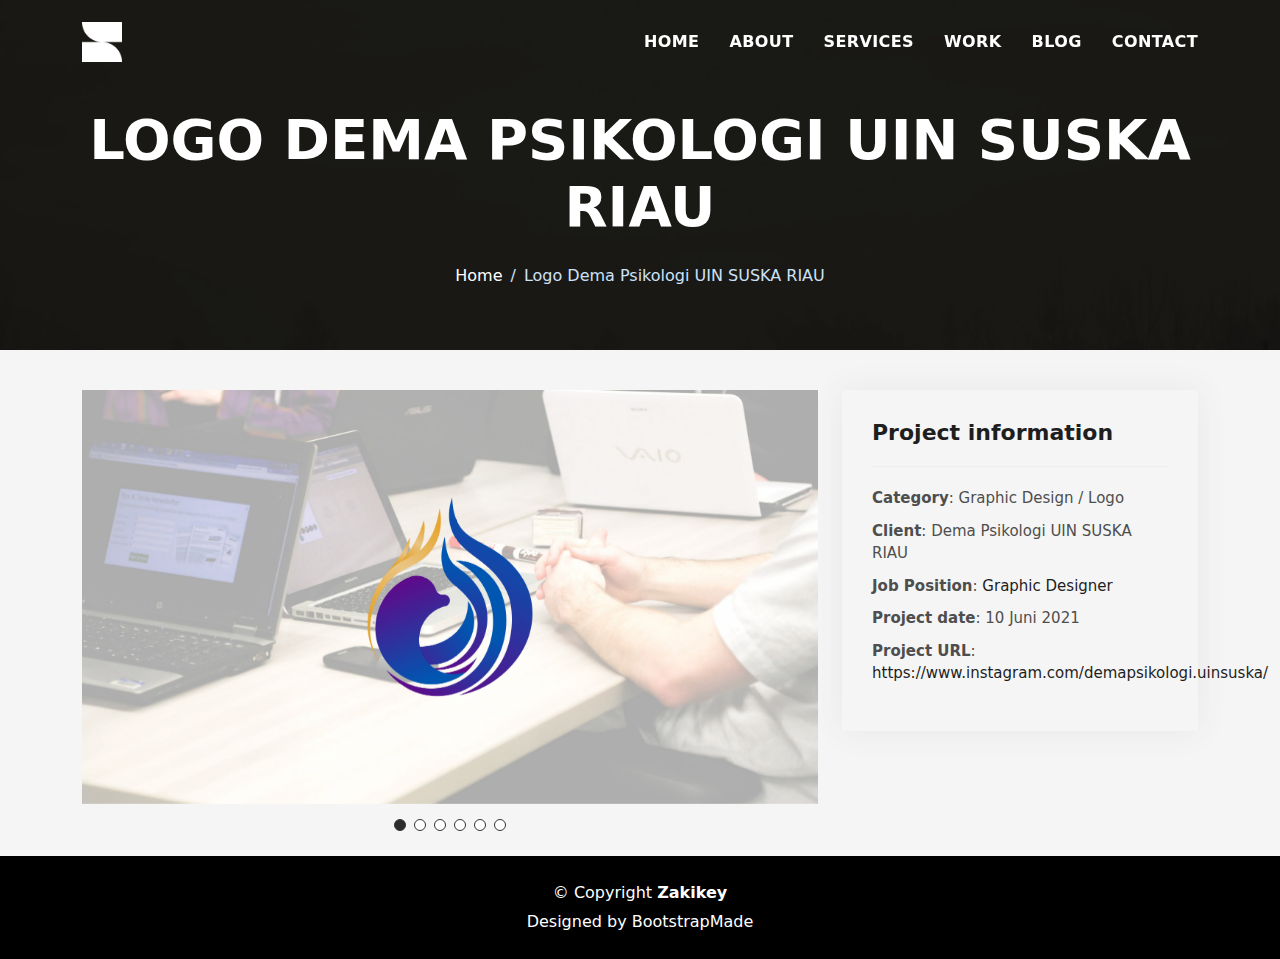
<file: logo Psikologi.html>
<!DOCTYPE html>
<html lang="en">

<head>
  <meta charset="utf-8">
  <meta content="width=device-width, initial-scale=1.0" name="viewport">

  <title>Zakikey Portfolio - Logo Dema Psikologi UIN SUSKA RIAU</title>
  <meta content="" name="description">
  <meta content="" name="keywords">

  <!-- Favicons -->
  <link href="assets/img/Group 5.png" rel="icon">
  <link href="assets/img/apple-touch-icon.png" rel="apple-touch-icon">

  <!-- Vendor CSS Files -->
  <link href="assets/vendor/bootstrap/css/bootstrap.min.css" rel="stylesheet">
  <link href="assets/vendor/bootstrap-icons/bootstrap-icons.css" rel="stylesheet">
  <link href="assets/vendor/glightbox/css/glightbox.min.css" rel="stylesheet">
  <link href="assets/vendor/swiper/swiper-bundle.min.css" rel="stylesheet">

  <!-- Template Main CSS File -->
  <link href="assets/css/style.css" rel="stylesheet">

  <!-- =======================================================
  * Template Name: DevFolio
  * Updated: Nov 17 2023 with Bootstrap v5.3.2
  * Template URL: https://bootstrapmade.com/devfolio-bootstrap-portfolio-html-template/
  * Author: BootstrapMade.com
  * License: https://bootstrapmade.com/license/
  ======================================================== -->
</head>

<body>

  <!-- ======= Header ======= -->
  <header id="header" class="fixed-top">
    <div class="container d-flex align-items-center justify-content-between">

      <h1 class="logo"><a href="index.html" class="logo"><img src="assets/img/Group 5.png" alt="" class="img-fluid"></h1>
      <!-- Uncomment below if you prefer to use an image logo -->
      <!-- <a href="index.html" class="logo"><img src="assets/img/logo.png" alt="" class="img-fluid"></a>-->

      <nav id="navbar" class="navbar">
        <ul>
          <li><a class="nav-link scrollto " href="index.html">Home</a></li>
          <li><a class="nav-link scrollto" href="index.html">About</a></li>
          <li><a class="nav-link scrollto" href="index.html">Services</a></li>
          <li><a class="nav-link scrollto " href="index.html">Work</a></li>
          <li><a class="nav-link scrollto " href="index.html">Blog</a></li>
          <li><a class="nav-link scrollto" href="index.html">Contact</a></li>
        </ul>
        <i class="bi bi-list mobile-nav-toggle"></i>
      </nav><!-- .navbar -->

    </div>
  </header><!-- End Header -->

  <div class="hero hero-single route bg-image" style="background-image: url(assets/img/overlay-bg.jpg)">
    <div class="overlay-mf"></div>
    <div class="hero-content display-table">
      <div class="table-cell">
        <div class="container">
          <h2 class="hero-title mb-4">Logo Dema Psikologi UIN SUSKA RIAU</h2>
          <ol class="breadcrumb d-flex justify-content-center">
            <li class="breadcrumb-item">
              <a href="index.html">Home</a>
            </li>
            <li class="breadcrumb-item active">Logo Dema Psikologi UIN SUSKA RIAU</li>
          </ol>
        </div>
      </div>
    </div>
  </div>

  <main id="main">

    <!-- ======= Portfolio Details Section ======= -->
    <section id="portfolio-details" class="portfolio-details">
      <div class="container">

        <div class="row gy-4">

          <div class="col-lg-8">
            <div class="portfolio-details-slider swiper">
              <div class="swiper-wrapper align-items-center">

                <div class="swiper-slide">
                  <img src="assets/img/logo/LOGO GUIDE_page-0001.jpg" alt="">
                </div>

                <div class="swiper-slide">
                  <img src="assets/img/logo/LOGO GUIDE_page-0002.jpg" alt="">
                </div>

                <div class="swiper-slide">
                  <img src="assets/img/logo/LOGO GUIDE_page-0003.jpg" alt="">
                </div>
                
                <div class="swiper-slide">
                  <img src="assets/img/logo/LOGO GUIDE_page-0004.jpg" alt="">
                </div>

                <div class="swiper-slide">
                  <img src="assets/img/logo/LOGO GUIDE_page-0005.jpg" alt="">
                </div>

                <div class="swiper-slide">
                  <img src="assets/img/logo/LOGO GUIDE_page-0006.jpg" alt="">
                </div>


              </div>
              <div class="swiper-pagination"></div>
            </div>
          </div>

  
            <div class="col-lg-4">
              <div class="portfolio-info">
                <h3>Project information</h3>
                <ul>
                  <li><strong>Category</strong>: Graphic Design / Logo</li>
                  <li><strong>Client</strong>: Dema Psikologi UIN SUSKA RIAU</li>
                  <li><strong>Job Position</strong>: <a href="#">Graphic Designer</a></li>
                  <li><strong>Project date</strong>: 10 Juni 2021</li>
                  <li><strong>Project URL</strong>: <a href="#">https://www.instagram.com/demapsikologi.uinsuska/</a></li>
                </ul>
              </div>
            <div class="portfolio-description">
              </p>
            </div>
          </div>

        </div>

      </div>
    </section><!-- End Portfolio Details Section -->


                    <h1></h1>
                    <h1></h1>
                    <h1></h1>
  </main><!-- End #main -->

  <!-- ======= Footer ======= -->
  <footer>
    <div class="container">
      <div class="row">
        <div class="col-sm-12">
          <div class="copyright-box">
            <p class="copyright">&copy; Copyright <strong>Zakikey</strong></p>
            <div class="credits">
              <!--
              All the links in the footer should remain intact.
              You can delete the links only if you purchased the pro version.
              Licensing information: https://bootstrapmade.com/license/
              Purchase the pro version with working PHP/AJAX contact form: https://bootstrapmade.com/buy/?theme=DevFolio
            -->
              Designed by <a href="https://bootstrapmade.com/">BootstrapMade</a>
            </div>
          </div>
        </div>
      </div>
    </div>
  </footer><!-- End  Footer -->

  <div id="preloader"></div>
  <a href="#" class="back-to-top d-flex align-items-center justify-content-center"><i class="bi bi-arrow-up-short"></i></a>

  <!-- Vendor JS Files -->
  <script src="assets/vendor/purecounter/purecounter_vanilla.js"></script>
  <script src="assets/vendor/bootstrap/js/bootstrap.bundle.min.js"></script>
  <script src="assets/vendor/glightbox/js/glightbox.min.js"></script>
  <script src="assets/vendor/swiper/swiper-bundle.min.js"></script>
  <script src="assets/vendor/typed.js/typed.umd.js"></script>
  <script src="assets/vendor/php-email-form/validate.js"></script>

  <!-- Template Main JS File -->
  <script src="assets/js/main.js"></script>

</body>

</html>
</file>
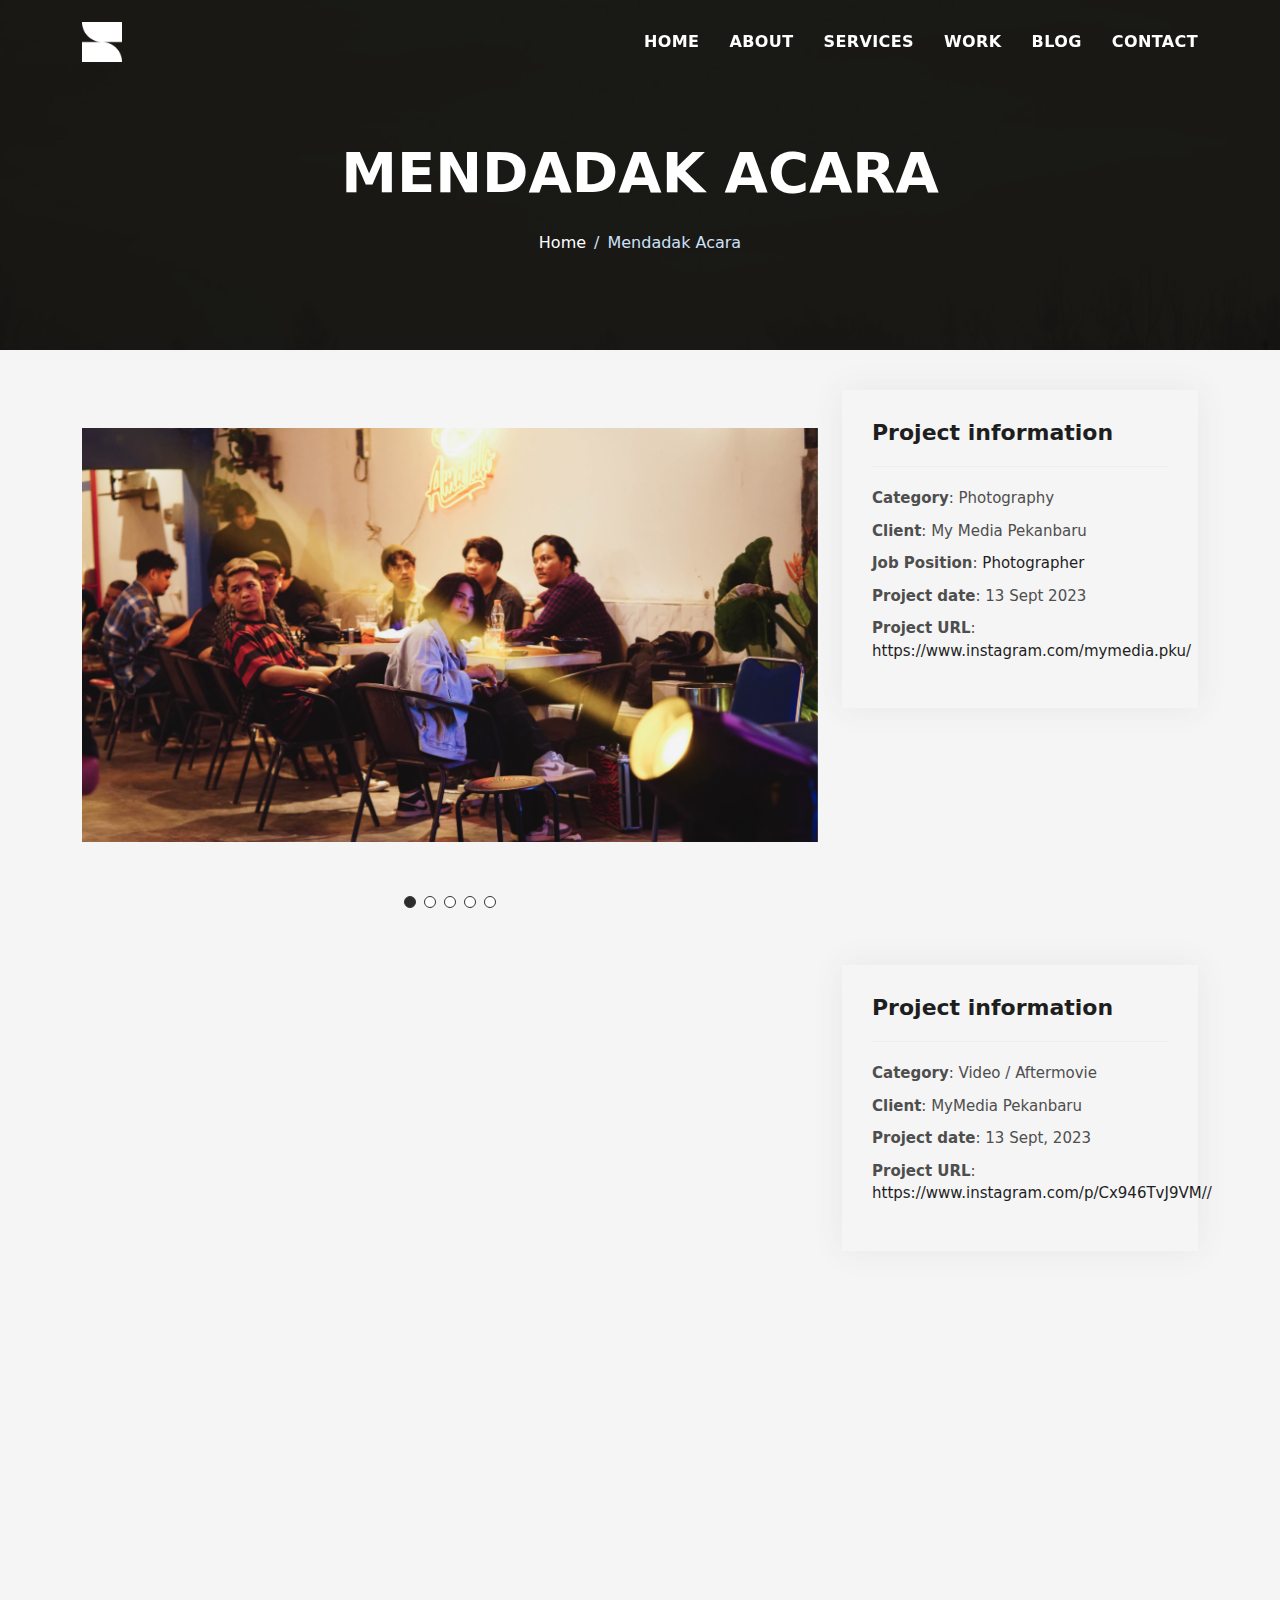
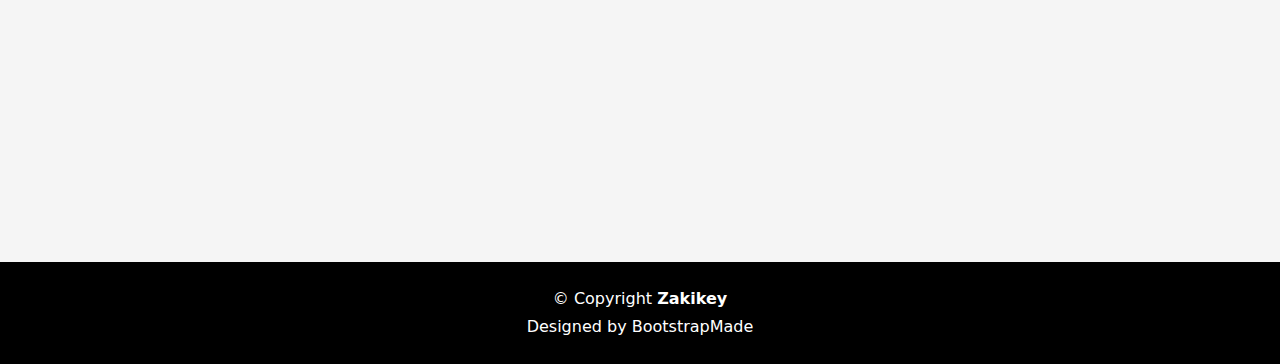
<file: Mendadak Acara.html>
<!DOCTYPE html>
<html lang="en">

<head>
  <meta charset="utf-8">
  <meta content="width=device-width, initial-scale=1.0" name="viewport">

  <title>Zakikey Portfolio - Mendadak Acara</title>
  <meta content="" name="description">
  <meta content="" name="keywords">

  <!-- Favicons -->
  <link href="assets/img/Group 5.png" rel="icon">
  <link href="assets/img/apple-touch-icon.png" rel="apple-touch-icon">

  <!-- Vendor CSS Files -->
  <link href="assets/vendor/bootstrap/css/bootstrap.min.css" rel="stylesheet">
  <link href="assets/vendor/bootstrap-icons/bootstrap-icons.css" rel="stylesheet">
  <link href="assets/vendor/glightbox/css/glightbox.min.css" rel="stylesheet">
  <link href="assets/vendor/swiper/swiper-bundle.min.css" rel="stylesheet">

  <!-- Template Main CSS File -->
  <link href="assets/css/style.css" rel="stylesheet">

  <!-- =======================================================
  * Template Name: DevFolio
  * Updated: Nov 17 2023 with Bootstrap v5.3.2
  * Template URL: https://bootstrapmade.com/devfolio-bootstrap-portfolio-html-template/
  * Author: BootstrapMade.com
  * License: https://bootstrapmade.com/license/
  ======================================================== -->
</head>

<body>

  <!-- ======= Header ======= -->
  <header id="header" class="fixed-top">
    <div class="container d-flex align-items-center justify-content-between">

      <h1 class="logo"><a href="index.html" class="logo"><img src="assets/img/Group 5.png" alt="" class="img-fluid"></h1>
      <!-- Uncomment below if you prefer to use an image logo -->
      <!-- <a href="index.html" class="logo"><img src="assets/img/logo.png" alt="" class="img-fluid"></a>-->

      <nav id="navbar" class="navbar">
        <ul>
          <li><a class="nav-link scrollto " href="index.html">Home</a></li>
          <li><a class="nav-link scrollto" href="index.html">About</a></li>
          <li><a class="nav-link scrollto" href="index.html">Services</a></li>
          <li><a class="nav-link scrollto " href="index.html">Work</a></li>
          <li><a class="nav-link scrollto " href="index.html">Blog</a></li>
          <li><a class="nav-link scrollto" href="index.html">Contact</a></li>
        </ul>
        <i class="bi bi-list mobile-nav-toggle"></i>
      </nav><!-- .navbar -->

    </div>
  </header><!-- End Header -->

  <div class="hero hero-single route bg-image" style="background-image: url(assets/img/overlay-bg.jpg)">
    <div class="overlay-mf"></div>
    <div class="hero-content display-table">
      <div class="table-cell">
        <div class="container">
          <h2 class="hero-title mb-4">Mendadak Acara</h2>
          <ol class="breadcrumb d-flex justify-content-center">
            <li class="breadcrumb-item">
              <a href="index.html">Home</a>
            </li>
            <li class="breadcrumb-item active">Mendadak Acara</li>
          </ol>
        </div>
      </div>
    </div>
  </div>

  <main id="main">

    <!-- ======= Portfolio Details Section ======= -->
    <section id="portfolio-details" class="portfolio-details">
      <div class="container">

        <div class="row gy-4">

          <div class="col-lg-8">
            <div class="portfolio-details-slider swiper">
              <div class="swiper-wrapper align-items-center">

                <div class="swiper-slide">
                  <img src="assets/img/MENDADAK ACARA/Mendadak Acara-5.jpg" alt="">
                </div>

                <div class="swiper-slide">
                  <img src="assets/img/MENDADAK ACARA/Mendadak Acara-32.jpg" alt="">
                </div>
                
                <div class="swiper-slide">
                  <img src="assets/img/MENDADAK ACARA/Mendadak Acara-34.jpg" alt="">
                </div>

                <div class="swiper-slide">
                  <img src="assets/img/MENDADAK ACARA/Mendadak Acara-40.jpg" alt="">
                </div>

                <div class="swiper-slide">
                  <img src="assets/img/MENDADAK ACARA/Mendadak Acara-75.jpg" alt="">
                </div>



              </div>
              <div class="swiper-pagination"></div>
            </div>
          </div>

  
            <div class="col-lg-4">
              <div class="portfolio-info">
                <h3>Project information</h3>
                <ul>
                  <li><strong>Category</strong>: Photography</li>
                  <li><strong>Client</strong>: My Media Pekanbaru</li>
                  <li><strong>Job Position</strong>: <a href="#">Photographer</a></li>
                  <li><strong>Project date</strong>: 13 Sept 2023</li>
                  <li><strong>Project URL</strong>: <a href="#">https://www.instagram.com/mymedia.pku/</a></li>
                </ul>
              </div>
            <div class="portfolio-description">
              </p>
            </div>
          </div>

        </div>

      </div>
    </section><!-- End Portfolio Details Section -->

        <!-- ======= Portfolio Details Section ======= -->
        <section id="portfolio-details" class="portfolio-details">
          <div class="container">
    
            <div class="row gy-4">
    
                <div class="col-lg-8">
                  <div class="portfolio-details-slider swiper">
                    <div class="swiper-wrapper align-items-center">
      
                      <div class="still">
                        <iframe width="496" height="882" src="https://www.youtube.com/embed/M1ATKCWCFVQ?si=Km0ajDX2VtWc3PXK" title="YouTube video player" frameborder="0" allow="accelerometer; autoplay; clipboard-write; encrypted-media; gyroscope; picture-in-picture; web-share" allowfullscreen></iframe>
                      </div>
      
                    </div>
                    <div class="swiper-pagination"></div>
                  </div>
                </div>
      
                <div class="col-lg-4">
                  <div class="portfolio-info">
                    <h3>Project information</h3>
                    <ul>
                      <li><strong>Category</strong>: Video / Aftermovie</li>
                      <li><strong>Client</strong>: MyMedia Pekanbaru</li>
                      <li><strong>Project date</strong>: 13 Sept, 2023</li>
                      <li><strong>Project URL</strong>: <a href="#">https://www.instagram.com/p/Cx946TvJ9VM//</a></li>
                    </ul>
                  </div>
                <div class="portfolio-description">
                  </p>
                </div>
              </div>
    
            </div>
    
          </div>
        </section><!-- End Portfolio Details Section -->
    


                    <h1></h1>
                    <h1></h1>
                    <h1></h1>
  </main><!-- End #main -->

  <!-- ======= Footer ======= -->
  <footer>
    <div class="container">
      <div class="row">
        <div class="col-sm-12">
          <div class="copyright-box">
            <p class="copyright">&copy; Copyright <strong>Zakikey</strong></p>
            <div class="credits">
              <!--
              All the links in the footer should remain intact.
              You can delete the links only if you purchased the pro version.
              Licensing information: https://bootstrapmade.com/license/
              Purchase the pro version with working PHP/AJAX contact form: https://bootstrapmade.com/buy/?theme=DevFolio
            -->
              Designed by <a href="https://bootstrapmade.com/">BootstrapMade</a>
            </div>
          </div>
        </div>
      </div>
    </div>
  </footer><!-- End  Footer -->

  <div id="preloader"></div>
  <a href="#" class="back-to-top d-flex align-items-center justify-content-center"><i class="bi bi-arrow-up-short"></i></a>

  <!-- Vendor JS Files -->
  <script src="assets/vendor/purecounter/purecounter_vanilla.js"></script>
  <script src="assets/vendor/bootstrap/js/bootstrap.bundle.min.js"></script>
  <script src="assets/vendor/glightbox/js/glightbox.min.js"></script>
  <script src="assets/vendor/swiper/swiper-bundle.min.js"></script>
  <script src="assets/vendor/typed.js/typed.umd.js"></script>
  <script src="assets/vendor/php-email-form/validate.js"></script>

  <!-- Template Main JS File -->
  <script src="assets/js/main.js"></script>

</body>

</html>
</file>
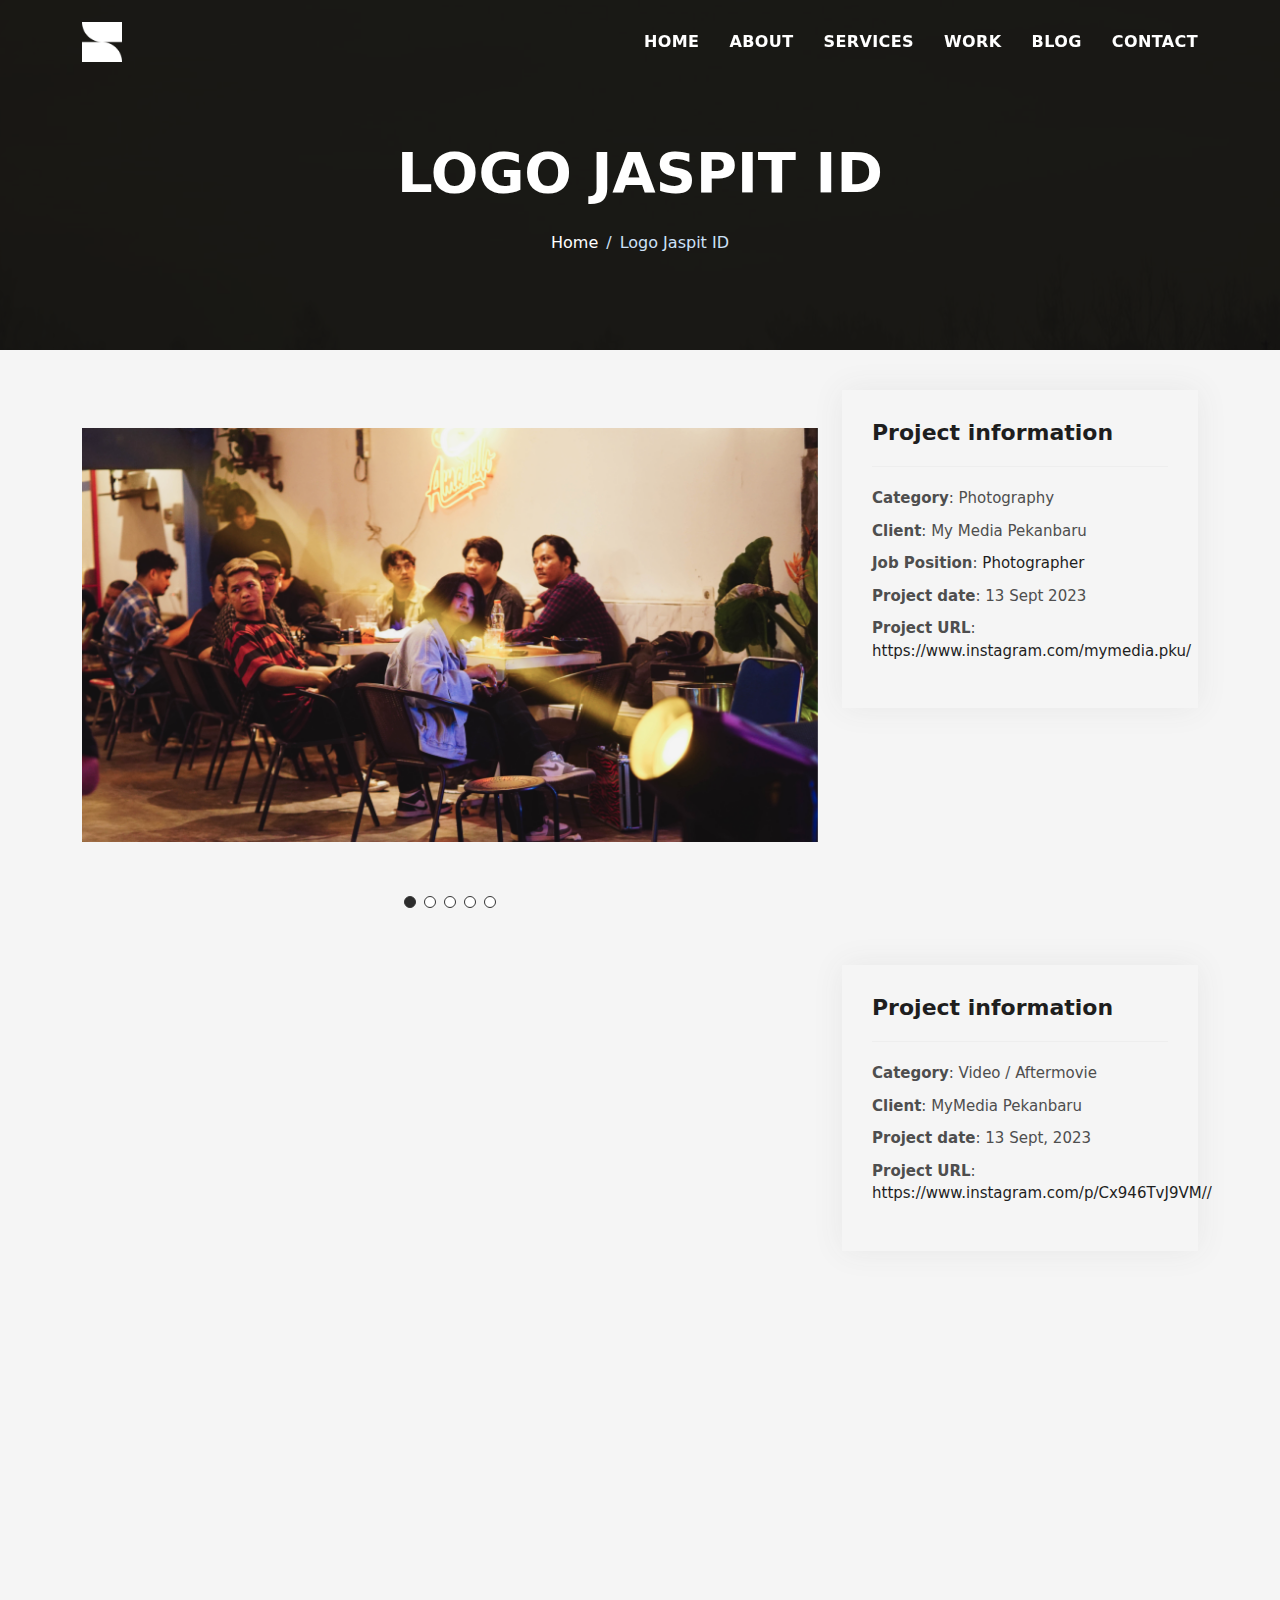
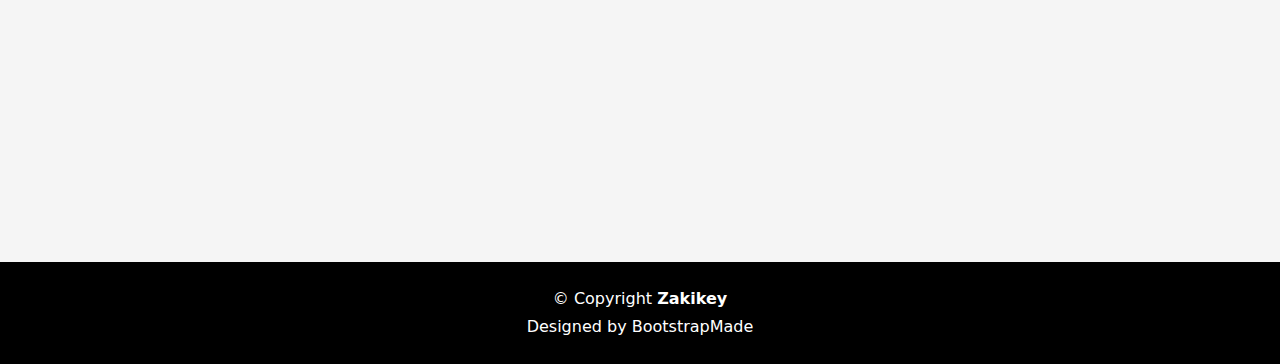
<file: Mendadak Konser.html>
<!DOCTYPE html>
<html lang="en">

<head>
  <meta charset="utf-8">
  <meta content="width=device-width, initial-scale=1.0" name="viewport">

  <title>Zakikey Portfolio - Logo Jaspit ID</title>
  <meta content="" name="description">
  <meta content="" name="keywords">

  <!-- Favicons -->
  <link href="assets/img/Group 5.png" rel="icon">
  <link href="assets/img/apple-touch-icon.png" rel="apple-touch-icon">

  <!-- Vendor CSS Files -->
  <link href="assets/vendor/bootstrap/css/bootstrap.min.css" rel="stylesheet">
  <link href="assets/vendor/bootstrap-icons/bootstrap-icons.css" rel="stylesheet">
  <link href="assets/vendor/glightbox/css/glightbox.min.css" rel="stylesheet">
  <link href="assets/vendor/swiper/swiper-bundle.min.css" rel="stylesheet">

  <!-- Template Main CSS File -->
  <link href="assets/css/style.css" rel="stylesheet">

  <!-- =======================================================
  * Template Name: DevFolio
  * Updated: Nov 17 2023 with Bootstrap v5.3.2
  * Template URL: https://bootstrapmade.com/devfolio-bootstrap-portfolio-html-template/
  * Author: BootstrapMade.com
  * License: https://bootstrapmade.com/license/
  ======================================================== -->
</head>

<body>

  <!-- ======= Header ======= -->
  <header id="header" class="fixed-top">
    <div class="container d-flex align-items-center justify-content-between">

      <h1 class="logo"><a href="index.html" class="logo"><img src="assets/img/Group 5.png" alt="" class="img-fluid"></h1>
      <!-- Uncomment below if you prefer to use an image logo -->
      <!-- <a href="index.html" class="logo"><img src="assets/img/logo.png" alt="" class="img-fluid"></a>-->

      <nav id="navbar" class="navbar">
        <ul>
          <li><a class="nav-link scrollto " href="index.html">Home</a></li>
          <li><a class="nav-link scrollto" href="index.html">About</a></li>
          <li><a class="nav-link scrollto" href="index.html">Services</a></li>
          <li><a class="nav-link scrollto " href="index.html">Work</a></li>
          <li><a class="nav-link scrollto " href="index.html">Blog</a></li>
          <li><a class="nav-link scrollto" href="index.html">Contact</a></li>
        </ul>
        <i class="bi bi-list mobile-nav-toggle"></i>
      </nav><!-- .navbar -->

    </div>
  </header><!-- End Header -->

  <div class="hero hero-single route bg-image" style="background-image: url(assets/img/overlay-bg.jpg)">
    <div class="overlay-mf"></div>
    <div class="hero-content display-table">
      <div class="table-cell">
        <div class="container">
          <h2 class="hero-title mb-4">Logo Jaspit ID</h2>
          <ol class="breadcrumb d-flex justify-content-center">
            <li class="breadcrumb-item">
              <a href="index.html">Home</a>
            </li>
            <li class="breadcrumb-item active">Logo Jaspit ID</li>
          </ol>
        </div>
      </div>
    </div>
  </div>

  <main id="main">

    <!-- ======= Portfolio Details Section ======= -->
    <section id="portfolio-details" class="portfolio-details">
      <div class="container">

        <div class="row gy-4">

          <div class="col-lg-8">
            <div class="portfolio-details-slider swiper">
              <div class="swiper-wrapper align-items-center">

                <div class="swiper-slide">
                  <img src="assets/img/MENDADAK ACARA/Mendadak Acara-5.jpg" alt="">
                </div>

                <div class="swiper-slide">
                  <img src="assets/img/MENDADAK ACARA/Mendadak Acara-32.jpg" alt="">
                </div>
                
                <div class="swiper-slide">
                  <img src="assets/img/MENDADAK ACARA/Mendadak Acara-34.jpg" alt="">
                </div>

                <div class="swiper-slide">
                  <img src="assets/img/MENDADAK ACARA/Mendadak Acara-40.jpg" alt="">
                </div>

                <div class="swiper-slide">
                  <img src="assets/img/MENDADAK ACARA/Mendadak Acara-75.jpg" alt="">
                </div>



              </div>
              <div class="swiper-pagination"></div>
            </div>
          </div>

  
            <div class="col-lg-4">
              <div class="portfolio-info">
                <h3>Project information</h3>
                <ul>
                  <li><strong>Category</strong>: Photography</li>
                  <li><strong>Client</strong>: My Media Pekanbaru</li>
                  <li><strong>Job Position</strong>: <a href="#">Photographer</a></li>
                  <li><strong>Project date</strong>: 13 Sept 2023</li>
                  <li><strong>Project URL</strong>: <a href="#">https://www.instagram.com/mymedia.pku/</a></li>
                </ul>
              </div>
            <div class="portfolio-description">
              </p>
            </div>
          </div>

        </div>

      </div>
    </section><!-- End Portfolio Details Section -->

        <!-- ======= Portfolio Details Section ======= -->
        <section id="portfolio-details" class="portfolio-details">
          <div class="container">
    
            <div class="row gy-4">
    
                <div class="col-lg-8">
                  <div class="portfolio-details-slider swiper">
                    <div class="swiper-wrapper align-items-center">
      
                      <div class="still">
                        <iframe width="496" height="882" src="https://www.youtube.com/embed/M1ATKCWCFVQ?si=Km0ajDX2VtWc3PXK" title="YouTube video player" frameborder="0" allow="accelerometer; autoplay; clipboard-write; encrypted-media; gyroscope; picture-in-picture; web-share" allowfullscreen></iframe>
                      </div>
      
                    </div>
                    <div class="swiper-pagination"></div>
                  </div>
                </div>
      
                <div class="col-lg-4">
                  <div class="portfolio-info">
                    <h3>Project information</h3>
                    <ul>
                      <li><strong>Category</strong>: Video / Aftermovie</li>
                      <li><strong>Client</strong>: MyMedia Pekanbaru</li>
                      <li><strong>Project date</strong>: 13 Sept, 2023</li>
                      <li><strong>Project URL</strong>: <a href="#">https://www.instagram.com/p/Cx946TvJ9VM//</a></li>
                    </ul>
                  </div>
                <div class="portfolio-description">
                  </p>
                </div>
              </div>
    
            </div>
    
          </div>
        </section><!-- End Portfolio Details Section -->
    


                    <h1></h1>
                    <h1></h1>
                    <h1></h1>
  </main><!-- End #main -->

  <!-- ======= Footer ======= -->
  <footer>
    <div class="container">
      <div class="row">
        <div class="col-sm-12">
          <div class="copyright-box">
            <p class="copyright">&copy; Copyright <strong>Zakikey</strong></p>
            <div class="credits">
              <!--
              All the links in the footer should remain intact.
              You can delete the links only if you purchased the pro version.
              Licensing information: https://bootstrapmade.com/license/
              Purchase the pro version with working PHP/AJAX contact form: https://bootstrapmade.com/buy/?theme=DevFolio
            -->
              Designed by <a href="https://bootstrapmade.com/">BootstrapMade</a>
            </div>
          </div>
        </div>
      </div>
    </div>
  </footer><!-- End  Footer -->

  <div id="preloader"></div>
  <a href="#" class="back-to-top d-flex align-items-center justify-content-center"><i class="bi bi-arrow-up-short"></i></a>

  <!-- Vendor JS Files -->
  <script src="assets/vendor/purecounter/purecounter_vanilla.js"></script>
  <script src="assets/vendor/bootstrap/js/bootstrap.bundle.min.js"></script>
  <script src="assets/vendor/glightbox/js/glightbox.min.js"></script>
  <script src="assets/vendor/swiper/swiper-bundle.min.js"></script>
  <script src="assets/vendor/typed.js/typed.umd.js"></script>
  <script src="assets/vendor/php-email-form/validate.js"></script>

  <!-- Template Main JS File -->
  <script src="assets/js/main.js"></script>

</body>

</html>
</file>
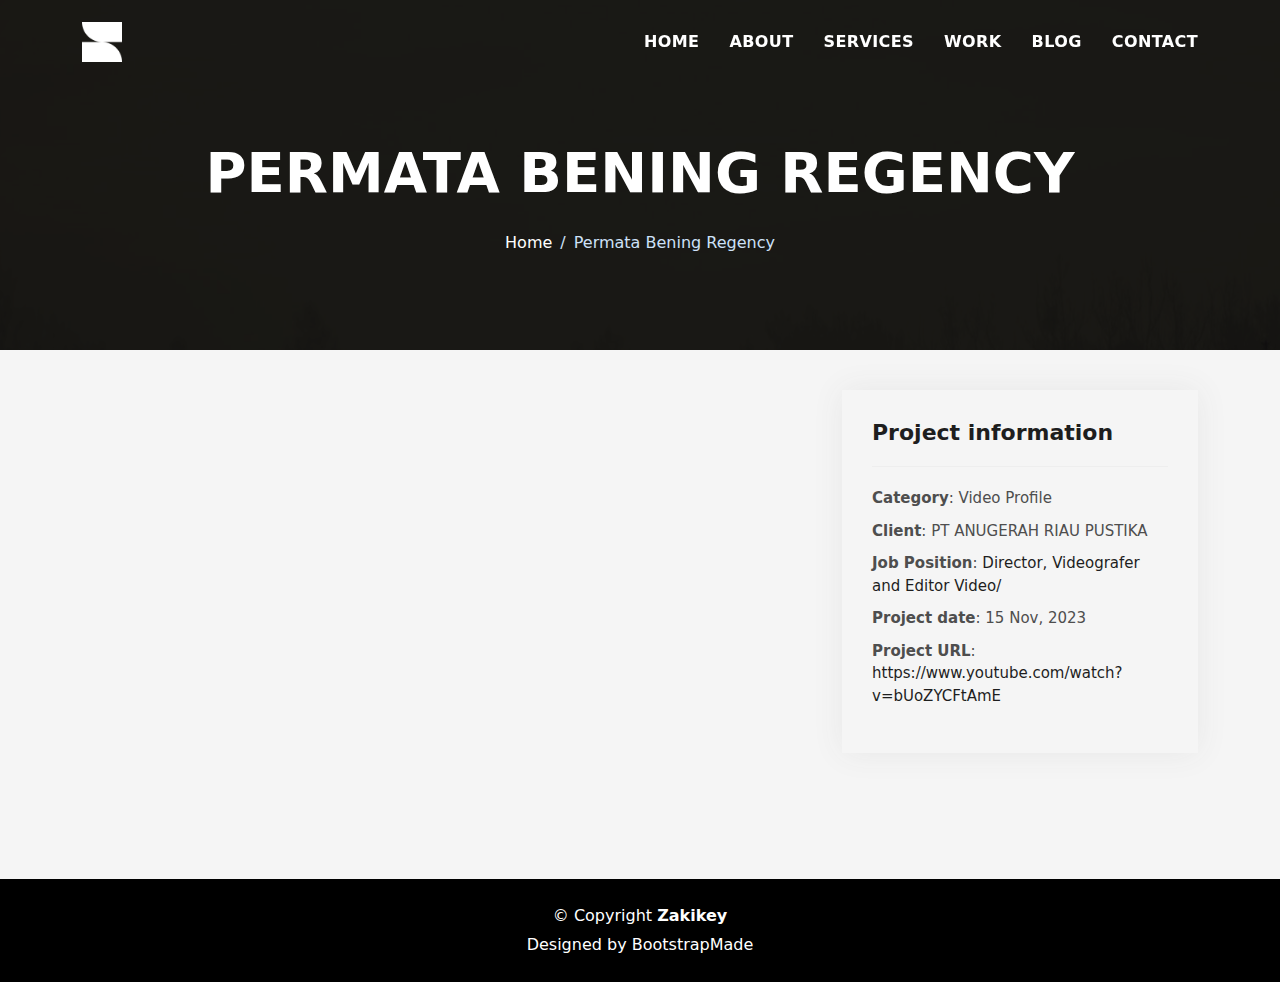
<file: Permata Bening.html>
<!DOCTYPE html>
<html lang="en">

<head>
  <meta charset="utf-8">
  <meta content="width=device-width, initial-scale=1.0" name="viewport">

  <title>Zakikey Portfolio - Permata Bening Regency</title>
  <meta content="" name="description">
  <meta content="" name="keywords">

  <!-- Favicons -->
  <link href="assets/img/Group 5.png" rel="icon">
  <link href="assets/img/apple-touch-icon.png" rel="apple-touch-icon">

  <!-- Vendor CSS Files -->
  <link href="assets/vendor/bootstrap/css/bootstrap.min.css" rel="stylesheet">
  <link href="assets/vendor/bootstrap-icons/bootstrap-icons.css" rel="stylesheet">
  <link href="assets/vendor/glightbox/css/glightbox.min.css" rel="stylesheet">
  <link href="assets/vendor/swiper/swiper-bundle.min.css" rel="stylesheet">

  <!-- Template Main CSS File -->
  <link href="assets/css/style.css" rel="stylesheet">

  <!-- =======================================================
  * Template Name: DevFolio
  * Updated: Nov 17 2023 with Bootstrap v5.3.2
  * Template URL: https://bootstrapmade.com/devfolio-bootstrap-portfolio-html-template/
  * Author: BootstrapMade.com
  * License: https://bootstrapmade.com/license/
  ======================================================== -->
</head>

<body>

  <!-- ======= Header ======= -->
  <header id="header" class="fixed-top">
    <div class="container d-flex align-items-center justify-content-between">

      <h1 class="logo"><a href="index.html" class="logo"><img src="assets/img/Group 5.png" alt="" class="img-fluid"></h1>
      <!-- Uncomment below if you prefer to use an image logo -->
      <!-- <a href="index.html" class="logo"><img src="assets/img/logo.png" alt="" class="img-fluid"></a>-->

      <nav id="navbar" class="navbar">
        <ul>
          <li><a class="nav-link scrollto " href="index.html">Home</a></li>
          <li><a class="nav-link scrollto" href="index.html">About</a></li>
          <li><a class="nav-link scrollto" href="index.html">Services</a></li>
          <li><a class="nav-link scrollto " href="index.html">Work</a></li>
          <li><a class="nav-link scrollto " href="index.html">Blog</a></li>
          <li><a class="nav-link scrollto" href="index.html">Contact</a></li>
        </ul>
        <i class="bi bi-list mobile-nav-toggle"></i>
      </nav><!-- .navbar -->

    </div>
  </header><!-- End Header -->

  <div class="hero hero-single route bg-image" style="background-image: url(assets/img/overlay-bg.jpg)">
    <div class="overlay-mf"></div>
    <div class="hero-content display-table">
      <div class="table-cell">
        <div class="container">
          <h2 class="hero-title mb-4">Permata Bening Regency</h2>
          <ol class="breadcrumb d-flex justify-content-center">
            <li class="breadcrumb-item">
              <a href="#">Home</a>
            </li>
            <li class="breadcrumb-item active">Permata Bening Regency</li>
          </ol>
        </div>
      </div>
    </div>
  </div>

  <main id="main">

    <!-- ======= Portfolio Details Section ======= -->
    <section id="portfolio-details" class="portfolio-details">
      <div class="container">

        <div class="row gy-4">

            <div class="col-lg-8">
              <div class="portfolio-details-slider swiper">
                <div class="swiper-wrapper align-items-center">
  
                  <div class="still">
                    <iframe width="840" height="474" src="https://www.youtube.com/embed/bUoZYCFtAmE?si=UedljZuOmqObUKYb" title="YouTube video player" frameborder="0" allow="accelerometer; autoplay; clipboard-write; encrypted-media; gyroscope; picture-in-picture; web-share" allowfullscreen></iframe>
                  </div>
  
                </div>
                <div class="swiper-pagination"></div>
              </div>
            </div>
  
            <div class="col-lg-4">
              <div class="portfolio-info">
                <h3>Project information</h3>
                <ul>
                  <li><strong>Category</strong>: Video Profile</li>
                  <li><strong>Client</strong>: PT ANUGERAH RIAU PUSTIKA</li>
                  <li><strong>Job Position</strong>: <a href="#">Director, Videografer and Editor Video/</a></li>
                  <li><strong>Project date</strong>: 15 Nov, 2023</li>
                  <li><strong>Project URL</strong>: <a href="#">https://www.youtube.com/watch?v=bUoZYCFtAmE</a></li>
                </ul>
              </div>
            <div class="portfolio-description">
              </p>
            </div>
          </div>

        </div>

      </div>
    </section><!-- End Portfolio Details Section -->


                    <h1></h1>
                    <h1></h1>
                    <h1></h1>
  </main><!-- End #main -->

  <!-- ======= Footer ======= -->
  <footer>
    <div class="container">
      <div class="row">
        <div class="col-sm-12">
          <div class="copyright-box">
            <p class="copyright">&copy; Copyright <strong>Zakikey</strong></p>
            <div class="credits">
              <!--
              All the links in the footer should remain intact.
              You can delete the links only if you purchased the pro version.
              Licensing information: https://bootstrapmade.com/license/
              Purchase the pro version with working PHP/AJAX contact form: https://bootstrapmade.com/buy/?theme=DevFolio
            -->
              Designed by <a href="https://bootstrapmade.com/">BootstrapMade</a>
            </div>
          </div>
        </div>
      </div>
    </div>
  </footer><!-- End  Footer -->

  <div id="preloader"></div>
  <a href="#" class="back-to-top d-flex align-items-center justify-content-center"><i class="bi bi-arrow-up-short"></i></a>

  <!-- Vendor JS Files -->
  <script src="assets/vendor/purecounter/purecounter_vanilla.js"></script>
  <script src="assets/vendor/bootstrap/js/bootstrap.bundle.min.js"></script>
  <script src="assets/vendor/glightbox/js/glightbox.min.js"></script>
  <script src="assets/vendor/swiper/swiper-bundle.min.js"></script>
  <script src="assets/vendor/typed.js/typed.umd.js"></script>
  <script src="assets/vendor/php-email-form/validate.js"></script>

  <!-- Template Main JS File -->
  <script src="assets/js/main.js"></script>

</body>

</html>
</file>
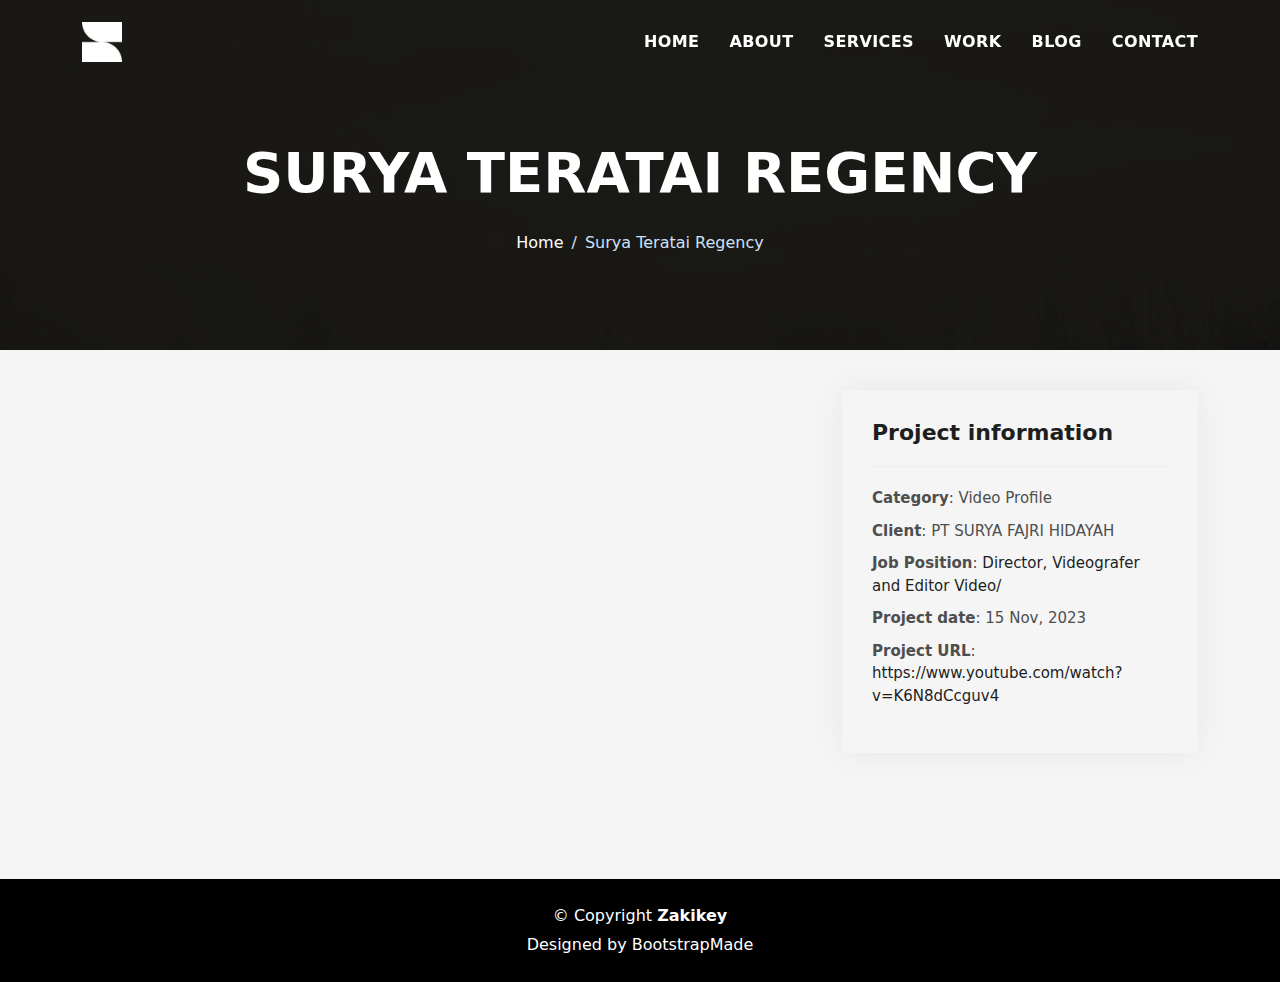
<file: Surya Teratai Regency.html>
<!DOCTYPE html>
<html lang="en">

<head>
  <meta charset="utf-8">
  <meta content="width=device-width, initial-scale=1.0" name="viewport">

  <title>Zakikey Portfolio - Surya Teratai Regency</title>
  <meta content="" name="description">
  <meta content="" name="keywords">

  <!-- Favicons -->
  <link href="assets/img/Group 5.png" rel="icon">
  <link href="assets/img/apple-touch-icon.png" rel="apple-touch-icon">

  <!-- Vendor CSS Files -->
  <link href="assets/vendor/bootstrap/css/bootstrap.min.css" rel="stylesheet">
  <link href="assets/vendor/bootstrap-icons/bootstrap-icons.css" rel="stylesheet">
  <link href="assets/vendor/glightbox/css/glightbox.min.css" rel="stylesheet">
  <link href="assets/vendor/swiper/swiper-bundle.min.css" rel="stylesheet">

  <!-- Template Main CSS File -->
  <link href="assets/css/style.css" rel="stylesheet">

  <!-- =======================================================
  * Template Name: DevFolio
  * Updated: Nov 17 2023 with Bootstrap v5.3.2
  * Template URL: https://bootstrapmade.com/devfolio-bootstrap-portfolio-html-template/
  * Author: BootstrapMade.com
  * License: https://bootstrapmade.com/license/
  ======================================================== -->
</head>

<body>

  <!-- ======= Header ======= -->
  <header id="header" class="fixed-top">
    <div class="container d-flex align-items-center justify-content-between">

      <h1 class="logo"><a href="index.html" class="logo"><img src="assets/img/Group 5.png" alt="" class="img-fluid"></h1>
      <!-- Uncomment below if you prefer to use an image logo -->
      <!-- <a href="index.html" class="logo"><img src="assets/img/logo.png" alt="" class="img-fluid"></a>-->

      <nav id="navbar" class="navbar">
        <ul>
          <li><a class="nav-link scrollto " href="index.html">Home</a></li>
          <li><a class="nav-link scrollto" href="index.html">About</a></li>
          <li><a class="nav-link scrollto" href="index.html">Services</a></li>
          <li><a class="nav-link scrollto " href="index.html">Work</a></li>
          <li><a class="nav-link scrollto " href="index.html">Blog</a></li>
          <li><a class="nav-link scrollto" href="index.html">Contact</a></li>
        </ul>
        <i class="bi bi-list mobile-nav-toggle"></i>
      </nav><!-- .navbar -->

    </div>
  </header><!-- End Header -->

  <div class="hero hero-single route bg-image" style="background-image: url(assets/img/overlay-bg.jpg)">
    <div class="overlay-mf"></div>
    <div class="hero-content display-table">
      <div class="table-cell">
        <div class="container">
          <h2 class="hero-title mb-4">Surya Teratai Regency</h2>
          <ol class="breadcrumb d-flex justify-content-center">
            <li class="breadcrumb-item">
              <a href="index.html">Home</a>
            </li>
            <li class="breadcrumb-item active">Surya Teratai Regency</li>
          </ol>
        </div>
      </div>
    </div>
  </div>

  <main id="main">

    <!-- ======= Portfolio Details Section ======= -->
    <section id="portfolio-details" class="portfolio-details">
      <div class="container">

        <div class="row gy-4">

            <div class="col-lg-8">
              <div class="portfolio-details-slider swiper">
                <div class="swiper-wrapper align-items-center">
  
                  <div class="still">
                    <iframe width="840" height="474" src="https://www.youtube.com/embed/K6N8dCcguv4?si=EUsC7ocGawPBk_wb" title="YouTube video player" frameborder="0" allow="accelerometer; autoplay; clipboard-write; encrypted-media; gyroscope; picture-in-picture; web-share" allowfullscreen></iframe>
                  </div>
  
                </div>
                <div class="swiper-pagination"></div>
              </div>
            </div>
  
            <div class="col-lg-4">
              <div class="portfolio-info">
                <h3>Project information</h3>
                <ul>
                  <li><strong>Category</strong>: Video Profile</li>
                  <li><strong>Client</strong>: PT SURYA FAJRI HIDAYAH</li>
                  <li><strong>Job Position</strong>: <a href="#">Director, Videografer and Editor Video/</a></li>
                  <li><strong>Project date</strong>: 15 Nov, 2023</li>
                  <li><strong>Project URL</strong>: <a href="#">https://www.youtube.com/watch?v=K6N8dCcguv4</a></li>
                </ul>
              </div>
            <div class="portfolio-description">
              </p>
            </div>
          </div>

        </div>

      </div>
    </section><!-- End Portfolio Details Section -->


                    <h1></h1>
                    <h1></h1>
                    <h1></h1>
  </main><!-- End #main -->

  <!-- ======= Footer ======= -->
  <footer>
    <div class="container">
      <div class="row">
        <div class="col-sm-12">
          <div class="copyright-box">
            <p class="copyright">&copy; Copyright <strong>Zakikey</strong></p>
            <div class="credits">
              <!--
              All the links in the footer should remain intact.
              You can delete the links only if you purchased the pro version.
              Licensing information: https://bootstrapmade.com/license/
              Purchase the pro version with working PHP/AJAX contact form: https://bootstrapmade.com/buy/?theme=DevFolio
            -->
              Designed by <a href="https://bootstrapmade.com/">BootstrapMade</a>
            </div>
          </div>
        </div>
      </div>
    </div>
  </footer><!-- End  Footer -->

  <div id="preloader"></div>
  <a href="#" class="back-to-top d-flex align-items-center justify-content-center"><i class="bi bi-arrow-up-short"></i></a>

  <!-- Vendor JS Files -->
  <script src="assets/vendor/purecounter/purecounter_vanilla.js"></script>
  <script src="assets/vendor/bootstrap/js/bootstrap.bundle.min.js"></script>
  <script src="assets/vendor/glightbox/js/glightbox.min.js"></script>
  <script src="assets/vendor/swiper/swiper-bundle.min.js"></script>
  <script src="assets/vendor/typed.js/typed.umd.js"></script>
  <script src="assets/vendor/php-email-form/validate.js"></script>

  <!-- Template Main JS File -->
  <script src="assets/js/main.js"></script>

</body>

</html>
</file>
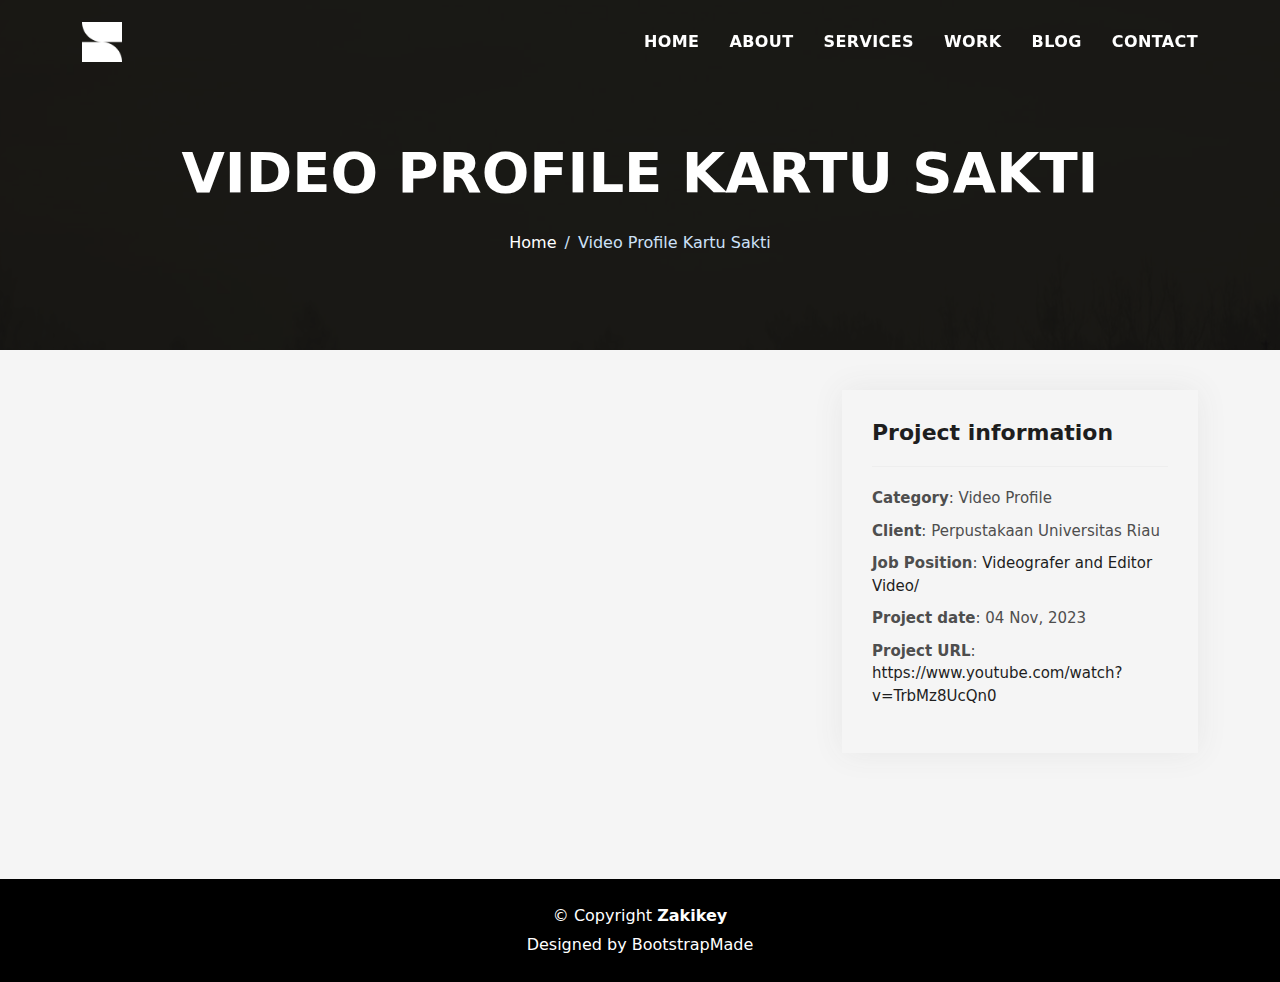
<file: VIdeo Prolife Kartu Sakti.html>
<!DOCTYPE html>
<html lang="en">

<head>
  <meta charset="utf-8">
  <meta content="width=device-width, initial-scale=1.0" name="viewport">

  <title>Zakikey Portfolio - Video Profiles Kartu Sakti</title>
  <meta content="" name="description">
  <meta content="" name="keywords">

  <!-- Favicons -->
  <link href="assets/img/Group 5.png" rel="icon">
  <link href="assets/img/apple-touch-icon.png" rel="apple-touch-icon">

  <!-- Vendor CSS Files -->
  <link href="assets/vendor/bootstrap/css/bootstrap.min.css" rel="stylesheet">
  <link href="assets/vendor/bootstrap-icons/bootstrap-icons.css" rel="stylesheet">
  <link href="assets/vendor/glightbox/css/glightbox.min.css" rel="stylesheet">
  <link href="assets/vendor/swiper/swiper-bundle.min.css" rel="stylesheet">

  <!-- Template Main CSS File -->
  <link href="assets/css/style.css" rel="stylesheet">

  <!-- =======================================================
  * Template Name: DevFolio
  * Updated: Nov 17 2023 with Bootstrap v5.3.2
  * Template URL: https://bootstrapmade.com/devfolio-bootstrap-portfolio-html-template/
  * Author: BootstrapMade.com
  * License: https://bootstrapmade.com/license/
  ======================================================== -->
</head>

<body>

  <!-- ======= Header ======= -->
  <header id="header" class="fixed-top">
    <div class="container d-flex align-items-center justify-content-between">

      <h1 class="logo"><a href="index.html" class="logo"><img src="assets/img/Group 5.png" alt="" class="img-fluid"></h1>
      <!-- Uncomment below if you prefer to use an image logo -->
      <!-- <a href="index.html" class="logo"><img src="assets/img/logo.png" alt="" class="img-fluid"></a>-->

      <nav id="navbar" class="navbar">
        <ul>
          <li><a class="nav-link scrollto " href="index.html">Home</a></li>
          <li><a class="nav-link scrollto" href="index.html">About</a></li>
          <li><a class="nav-link scrollto" href="index.html">Services</a></li>
          <li><a class="nav-link scrollto " href="index.html">Work</a></li>
          <li><a class="nav-link scrollto " href="index.html">Blog</a></li>
          <li><a class="nav-link scrollto" href="index.html">Contact</a></li>
        </ul>
        <i class="bi bi-list mobile-nav-toggle"></i>
      </nav><!-- .navbar -->

    </div>
  </header><!-- End Header -->

  <div class="hero hero-single route bg-image" style="background-image: url(assets/img/overlay-bg.jpg)">
    <div class="overlay-mf"></div>
    <div class="hero-content display-table">
      <div class="table-cell">
        <div class="container">
          <h2 class="hero-title mb-4">Video Profile Kartu Sakti</h2>
          <ol class="breadcrumb d-flex justify-content-center">
            <li class="breadcrumb-item">
              <a href="index.html">Home</a>
            </li>
            <li class="breadcrumb-item active">Video Profile Kartu Sakti</li>
          </ol>
        </div>
      </div>
    </div>
  </div>

  <main id="main">

    <!-- ======= Portfolio Details Section ======= -->
    <section id="portfolio-details" class="portfolio-details">
      <div class="container">

        <div class="row gy-4">

            <div class="col-lg-8">
              <div class="portfolio-details-slider swiper">
                <div class="swiper-wrapper align-items-center">
  
                  <div class="still">
                    <iframe width="840" height="474" src="https://www.youtube.com/embed/TrbMz8UcQn0?si=6GIOhFoT17xrfB3_" title="YouTube video player" frameborder="0" allow="accelerometer; autoplay; clipboard-write; encrypted-media; gyroscope; picture-in-picture; web-share" allowfullscreen></iframe>
                  </div>
  
                </div>
                <div class="swiper-pagination"></div>
              </div>
            </div>
  
            <div class="col-lg-4">
              <div class="portfolio-info">
                <h3>Project information</h3>
                <ul>
                  <li><strong>Category</strong>: Video Profile</li>
                  <li><strong>Client</strong>: Perpustakaan Universitas Riau</li>
                  <li><strong>Job Position</strong>: <a href="#">Videografer and Editor Video/</a></li>
                  <li><strong>Project date</strong>: 04 Nov, 2023</li>
                  <li><strong>Project URL</strong>: <a href="#">https://www.youtube.com/watch?v=TrbMz8UcQn0</a></li>
                </ul>
              </div>
            <div class="portfolio-description">
              </p>
            </div>
          </div>

        </div>

      </div>
    </section><!-- End Portfolio Details Section -->


                    <h1></h1>
                    <h1></h1>
                    <h1></h1>
  </main><!-- End #main -->

  <!-- ======= Footer ======= -->
  <footer>
    <div class="container">
      <div class="row">
        <div class="col-sm-12">
          <div class="copyright-box">
            <p class="copyright">&copy; Copyright <strong>Zakikey</strong></p>
            <div class="credits">
              <!--
              All the links in the footer should remain intact.
              You can delete the links only if you purchased the pro version.
              Licensing information: https://bootstrapmade.com/license/
              Purchase the pro version with working PHP/AJAX contact form: https://bootstrapmade.com/buy/?theme=DevFolio
            -->
              Designed by <a href="https://bootstrapmade.com/">BootstrapMade</a>
            </div>
          </div>
        </div>
      </div>
    </div>
  </footer><!-- End  Footer -->

  <div id="preloader"></div>
  <a href="#" class="back-to-top d-flex align-items-center justify-content-center"><i class="bi bi-arrow-up-short"></i></a>

  <!-- Vendor JS Files -->
  <script src="assets/vendor/purecounter/purecounter_vanilla.js"></script>
  <script src="assets/vendor/bootstrap/js/bootstrap.bundle.min.js"></script>
  <script src="assets/vendor/glightbox/js/glightbox.min.js"></script>
  <script src="assets/vendor/swiper/swiper-bundle.min.js"></script>
  <script src="assets/vendor/typed.js/typed.umd.js"></script>
  <script src="assets/vendor/php-email-form/validate.js"></script>

  <!-- Template Main JS File -->
  <script src="assets/js/main.js"></script>

</body>

</html>
</file>
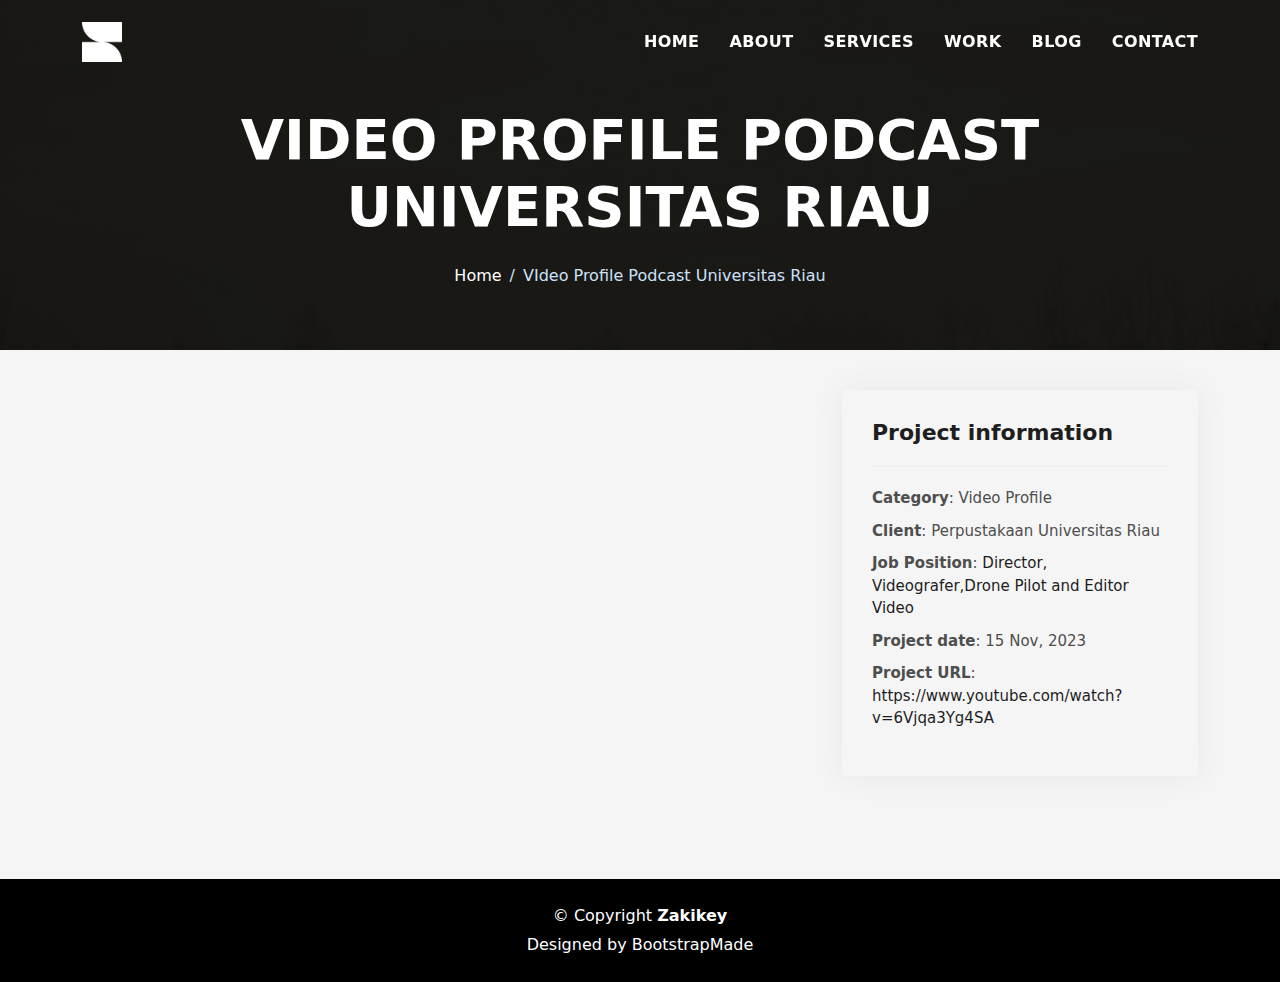
<file: Video Prolife Podcast Universitas Riau.html>
<!DOCTYPE html>
<html lang="en">

<head>
  <meta charset="utf-8">
  <meta content="width=device-width, initial-scale=1.0" name="viewport">

  <title>Zakikey Portfolio - VIdeo Profile Podcast Universitas Riau</title>
  <meta content="" name="description">
  <meta content="" name="keywords">

  <!-- Favicons -->
  <link href="assets/img/Group 5.png" rel="icon">
  <link href="assets/img/apple-touch-icon.png" rel="apple-touch-icon">

  <!-- Vendor CSS Files -->
  <link href="assets/vendor/bootstrap/css/bootstrap.min.css" rel="stylesheet">
  <link href="assets/vendor/bootstrap-icons/bootstrap-icons.css" rel="stylesheet">
  <link href="assets/vendor/glightbox/css/glightbox.min.css" rel="stylesheet">
  <link href="assets/vendor/swiper/swiper-bundle.min.css" rel="stylesheet">

  <!-- Template Main CSS File -->
  <link href="assets/css/style.css" rel="stylesheet">

  <!-- =======================================================
  * Template Name: DevFolio
  * Updated: Nov 17 2023 with Bootstrap v5.3.2
  * Template URL: https://bootstrapmade.com/devfolio-bootstrap-portfolio-html-template/
  * Author: BootstrapMade.com
  * License: https://bootstrapmade.com/license/
  ======================================================== -->
</head>

<body>

  <!-- ======= Header ======= -->
  <header id="header" class="fixed-top">
    <div class="container d-flex align-items-center justify-content-between">

      <h1 class="logo"><a href="index.html" class="logo"><img src="assets/img/Group 5.png" alt="" class="img-fluid"></h1>
      <!-- Uncomment below if you prefer to use an image logo -->
      <!-- <a href="index.html" class="logo"><img src="assets/img/logo.png" alt="" class="img-fluid"></a>-->

      <nav id="navbar" class="navbar">
        <ul>
          <li><a class="nav-link scrollto " href="index.html">Home</a></li>
          <li><a class="nav-link scrollto" href="index.html">About</a></li>
          <li><a class="nav-link scrollto" href="index.html">Services</a></li>
          <li><a class="nav-link scrollto " href="index.html">Work</a></li>
          <li><a class="nav-link scrollto " href="index.html">Blog</a></li>
          <li><a class="nav-link scrollto" href="index.html">Contact</a></li>
        </ul>
        <i class="bi bi-list mobile-nav-toggle"></i>
      </nav><!-- .navbar -->

    </div>
  </header><!-- End Header -->

  <div class="hero hero-single route bg-image" style="background-image: url(assets/img/overlay-bg.jpg)">
    <div class="overlay-mf"></div>
    <div class="hero-content display-table">
      <div class="table-cell">
        <div class="container">
          <h2 class="hero-title mb-4">VIdeo Profile Podcast Universitas Riau</h2>
          <ol class="breadcrumb d-flex justify-content-center">
            <li class="breadcrumb-item">
              <a href="#">Home</a>
            </li>
            <li class="breadcrumb-item active">VIdeo Profile Podcast Universitas Riau</li>
          </ol>
        </div>
      </div>
    </div>
  </div>

  <main id="main">

    <!-- ======= Portfolio Details Section ======= -->
    <section id="portfolio-details" class="portfolio-details">
      <div class="container">

        <div class="row gy-4">

            <div class="col-lg-8">
              <div class="portfolio-details-slider swiper">
                <div class="swiper-wrapper align-items-center">
  
                  <div class="still">
                    <iframe width="840" height="474" src="https://www.youtube.com/embed/6Vjqa3Yg4SA?si=zbVCS5Zbzt6KyKlc" title="YouTube video player" frameborder="0" allow="accelerometer; autoplay; clipboard-write; encrypted-media; gyroscope; picture-in-picture; web-share" allowfullscreen></iframe>
                  </div>
  
                </div>
                <div class="swiper-pagination"></div>
              </div>
            </div>
  
            <div class="col-lg-4">
              <div class="portfolio-info">
                <h3>Project information</h3>
                <ul>
                  <li><strong>Category</strong>: Video Profile</li>
                  <li><strong>Client</strong>: Perpustakaan Universitas Riau</li>
                  <li><strong>Job Position</strong>: <a href="#">Director, Videografer,Drone Pilot and Editor Video</a></li>
                  <li><strong>Project date</strong>: 15 Nov, 2023</li>
                  <li><strong>Project URL</strong>: <a href="#">https://www.youtube.com/watch?v=6Vjqa3Yg4SA</a></li>
                </ul>
              </div>
            <div class="portfolio-description">
              </p>
            </div>
          </div>

        </div>

      </div>
    </section><!-- End Portfolio Details Section -->


                    <h1></h1>
                    <h1></h1>
                    <h1></h1>
  </main><!-- End #main -->

  <!-- ======= Footer ======= -->
  <footer>
    <div class="container">
      <div class="row">
        <div class="col-sm-12">
          <div class="copyright-box">
            <p class="copyright">&copy; Copyright <strong>Zakikey</strong></p>
            <div class="credits">
              <!--
              All the links in the footer should remain intact.
              You can delete the links only if you purchased the pro version.
              Licensing information: https://bootstrapmade.com/license/
              Purchase the pro version with working PHP/AJAX contact form: https://bootstrapmade.com/buy/?theme=DevFolio
            -->
              Designed by <a href="https://bootstrapmade.com/">BootstrapMade</a>
            </div>
          </div>
        </div>
      </div>
    </div>
  </footer><!-- End  Footer -->

  <div id="preloader"></div>
  <a href="#" class="back-to-top d-flex align-items-center justify-content-center"><i class="bi bi-arrow-up-short"></i></a>

  <!-- Vendor JS Files -->
  <script src="assets/vendor/purecounter/purecounter_vanilla.js"></script>
  <script src="assets/vendor/bootstrap/js/bootstrap.bundle.min.js"></script>
  <script src="assets/vendor/glightbox/js/glightbox.min.js"></script>
  <script src="assets/vendor/swiper/swiper-bundle.min.js"></script>
  <script src="assets/vendor/typed.js/typed.umd.js"></script>
  <script src="assets/vendor/php-email-form/validate.js"></script>

  <!-- Template Main JS File -->
  <script src="assets/js/main.js"></script>

</body>

</html>
</file>
<file: assets/css/style.css>
/**
* Template Name: DevFolio
* Updated: Nov 17 2023 with Bootstrap v5.3.2
* Template URL: https://bootstrapmade.com/devfolio-bootstrap-portfolio-html-template/
* Author: BootstrapMade.com
* License: https://bootstrapmade.com/license/
*/

/*--------------------------------------------------------------
# General
--------------------------------------------------------------*/
body {
  background-color: #f5f5f5;
  color: #4e4e4e;
}

h1,
h2,
h3,
h4,
h5,
h6 {
  color: #1e1e1e;
}

a {
  color: #1e1e1e;
  text-decoration: none;
  transition: all 0.5s ease-in-out;
}

a:hover {
  color: #0078ff;
  text-decoration: none;
  transition: all 0.5s ease-in-out;
}

.p-r {
  position: relative;
}

.color-a {
  text-decoration: none;
  color: #0078ff;
}

.color-d {
  color: #f5f5f5;
}

.color-text-a {
  text-decoration: none;
  color: #4e4e4e;
}

.box-shadow,
.card-blog,
.work-box,
.service-box,
.paralax-mf {
  box-shadow: 0 13px 8px -10px rgba(0, 0, 0, 0.1);
}

.box-shadow-a,
.button:hover {
  text-decoration: none;
  box-shadow: 0 0 0 4px #cde1f8;
}

.display-5 {
  font-size: 2.5rem;
  font-weight: 300;
  line-height: 1.1;
}

.display-6 {
  font-size: 2rem;
  font-weight: 300;
  line-height: 1.1;
}

.avatar {
  width: 32px;
  height: 32px;
  margin-right: 4px;
  overflow: hidden;
}

.bg-image {
  background-repeat: no-repeat;
  background-attachment: fixed;
  background-size: cover;
  background-position: center center;
}

@media (max-width: 1024px) {
  .bg-image {
    background-attachment: scroll;
  }
}

.overlay-mf {
  background-color: #000000;
}

.overlay-mf {
  position: absolute;
  top: 0;
  left: 0px;
  padding: 0;
  height: 100%;
  width: 100%;
  opacity: 0.9;
}

.paralax-mf {
  position: relative;
  padding: 8rem 0;
}

.display-table {
  width: 100%;
  height: 100%;
  display: table;
}

.table-cell {
  display: table-cell;
  vertical-align: middle;
}

/*--/ Sections /--*/
.sect-4 {
  padding: 4rem 0;
}

.sect-pt4 {
  padding-top: 4rem;
}

.sect-mt4 {
  margin-top: 4rem;
}

/*--/ Title s /--*/
.title-s {
  font-weight: 600;
  color: #1e1e1e;
  font-size: 1.1rem;
}

/*--/ Title A /--*/
.title-box {
  margin-bottom: 4rem;
}

.title-a {
  text-decoration: none;
  font-size: 3rem;
  font-weight: bold;
  text-transform: uppercase;
}

.subtitle-a {
  text-decoration: none;
  color: #4e4e4e;
}

.line-mf {
  width: 40px;
  height: 5px;
  background-color: #1d1d1d;
  margin: 0 auto;
}

/*--/ Title Left /--*/
.title-box-2 {
  margin-bottom: 3rem;
}

.title-left {
  font-size: 2rem;
  position: relative;
}

.title-left:before {
  content: "";
  position: absolute;
  height: 3px;
  background-color: #161616;
  width: 100px;
  bottom: -12px;
}

/*------/ Box /------*/
.box-pl2 {
  padding-left: 2rem;
}

.box-shadow-full {
  padding: 3rem 1.25rem;
  position: relative;
  background-color: #fff;
  margin-bottom: 3rem;
  z-index: 2;
  box-shadow: 0 1px 1px 0 rgba(0, 0, 0, 0.06), 0 2px 5px 0 rgba(0, 0, 0, 0.2);
}

@media (min-width: 768px) {
  .box-shadow-full {
    padding: 3rem;
  }
}

/*------/ Socials /------*/
.socials {
  padding: 1.5rem 0;
}

.socials ul li {
  display: inline-block;
}

.socials .ico-circle {
  height: 40px;
  width: 40px;
  font-size: 1.2rem;
  border-radius: 50%;
  line-height: 1.6;
  margin: 0 15px 0 0;
  box-shadow: 0 0 0 3px #1d1d1d;
  transition: all 500ms ease;
}

.socials .ico-circle:hover {
  background-color: #1d1d1d;
  color: #fff;
  box-shadow: 0 0 0 3px #cde1f8;
  transition: all 500ms ease;
}

/*------/ Ul resect /------*/
.ul-resect,
.widget-tags ul,
.widget-sidebar .list-sidebar,
.box-comments .list-comments,
.blog-wrapper .post-meta ul,
.list-ico,
.socials ul {
  list-style: none;
  padding-left: 0;
  margin-bottom: 0;
}

.list-ico {
  line-height: 2;
}

.list-ico span {
  color: #1d1d1d;
  margin-right: 10px;
}

/*------/ Ico Circle /------*/
.ico-circle {
  height: 100px;
  width: 100px;
  font-size: 2rem;
  border-radius: 50%;
  line-height: 1.55;
  margin: 0 auto;
  text-align: center;
  box-shadow: 0 0 0 10px #1d1d1d;
  display: block;
}

/*------/ Owl Carousel /------*/
.owl-theme .owl-dots {
  text-align: center;
  margin-top: 18px;
}

.owl-theme .owl-dots .owl-dot {
  display: inline-block;
}

.owl-theme .owl-dots .owl-dot span {
  width: 18px;
  height: 7px;
  margin: 5px 5px;
  background: #cde1f8;
  border: 0px solid #cde1f8;
  display: block;
  transition: all 0.6s ease-in-out;
  cursor: pointer;
}

.owl-theme .owl-dots .owl-dot:hover span {
  background-color: #cde1f8;
}

.owl-theme .owl-dots .owl-dot.active span {
  background-color: #1B1B1B;
  width: 25px;
}

/*--/ Scrolltop s /--*/
.scrolltop-mf {
  position: relative;
  display: none;
}

.scrolltop-mf span {
  z-index: 999;
  position: fixed;
  width: 42px;
  height: 42px;
  background-color: #1d1d1d;
  opacity: 0.7;
  font-size: 1.6rem;
  line-height: 1.5;
  text-align: center;
  color: #fff;
  top: auto;
  left: auto;
  right: 30px;
  bottom: 50px;
  cursor: pointer;
  border-radius: 50%;
}

/*--------------------------------------------------------------
# Back to top button
--------------------------------------------------------------*/
.back-to-top {
  position: fixed;
  visibility: hidden;
  opacity: 0;
  right: 15px;
  bottom: 15px;
  z-index: 996;
  background: #1e1e1e;
  width: 40px;
  height: 40px;
  border-radius: 50px;
  transition: all 0.4s;
}

.back-to-top i {
  font-size: 28px;
  color: #fff;
  line-height: 0;
}

.back-to-top:hover {
  background: #1e1e1e;
  color: #fff;
}

.back-to-top.active {
  visibility: visible;
  opacity: 1;
}

/*------/ Prelaoder /------*/
#preloader {
  position: fixed;
  top: 0;
  left: 0;
  right: 0;
  bottom: 0;
  z-index: 9999;
  overflow: hidden;
  background: #fff;
}

#preloader:before {
  content: "";
  position: fixed;
  top: calc(50% - 30px);
  left: calc(50% - 30px);
  border: 6px solid #f2f2f2;
  border-top: 6px solid #1e1e1e;
  border-radius: 50%;
  width: 60px;
  height: 60px;
  animation: animate-preloader 1s linear infinite;
}

@keyframes animate-preloader {
  0% {
    transform: rotate(0deg);
  }

  100% {
    transform: rotate(360deg);
  }
}

/*------/ Button /------*/
.button {
  display: inline-block;
  padding: 0.3rem 0.6rem;
  text-align: center;
  vertical-align: middle;
  -webkit-user-select: none;
  -moz-user-select: none;
  user-select: none;
  font-size: 1rem;
  border-radius: 0.3rem;
  border: 1px solid transparent;
  transition: all 500ms ease;
  cursor: pointer;
}

.button:focus {
  outline: 0;
}

.button:hover {
  background-color: #1e1e1e;
  color: #fff;
  transition: all 500ms ease;
}

.button-a {
  text-decoration: none;
  background-color: #1e1e1e;
  color: #fff;
  border-color: #cde1f8;
}

.button-big {
  padding: 0.9rem 2.3rem;
  font-size: 1.2rem;
}

.button-rouded {
  border-radius: 5rem;
}

.btn-lg {
  padding: 0.5rem 1rem;
  font-size: 1.25rem;
  line-height: 1.5;
  border-radius: 0.3rem;
}

/*--------------------------------------------------------------
# Header
--------------------------------------------------------------*/
#header {
  transition: all 0.5s;
  z-index: 997;
  padding: 20px 0;
}

#header .logo {
  font-size: 28px;
  margin: 0;
  padding: 0;
  font-weight: 600;
  letter-spacing: 1px;
}

#header .logo a {
  color: #fff;
}

#header .logo img {
  max-height: 40px;
}

#header.header-scrolled {
  background: rgba(0, 0, 0, 0.9);
  padding: 12px 0;
}

/*--------------------------------------------------------------
# Navigation Menu
--------------------------------------------------------------*/
/**
* Desktop Navigation 
*/
.navbar {
  padding: 0;
}

.navbar ul {
  margin: 0;
  padding: 0;
  display: flex;
  list-style: none;
  align-items: center;
}

.navbar li {
  position: relative;
}

.navbar>ul>li {
  white-space: nowrap;
  padding: 10px 0 10px 30px;
}

.navbar a,
.navbar a:focus {
  display: flex;
  align-items: center;
  justify-content: space-between;
  color: #fff;
  font-size: 16px;
  font-weight: 600;
  padding: 0;
  white-space: nowrap;
  transition: 0.3s;
  letter-spacing: 0.4px;
  position: relative;
  text-transform: uppercase;
}

.navbar a i,
.navbar a:focus i {
  font-size: 12px;
  line-height: 0;
  margin-left: 5px;
}

.navbar>ul>li>a:before {
  content: "";
  position: absolute;
  width: 100%;
  height: 2px;
  bottom: -6px;
  left: 0;
  width: 0;
  background-color: #fff;
  visibility: hidden;
  transition: all 0.3s ease-in-out 0s;
}

.navbar a:hover:before,
.navbar li:hover>a:before,
.navbar .active:before {
  visibility: visible;
  width: 80%;
}

.navbar a:hover,
.navbar .active,
.navbar .active:focus,
.navbar li:hover>a {
  color: #fff;
}

.navbar .dropdown ul {
  display: block;
  position: absolute;
  left: 30px;
  top: calc(100% + 30px);
  margin: 0;
  padding: 10px 0;
  z-index: 99;
  opacity: 0;
  visibility: hidden;
  background: #fff;
  box-shadow: 0px 0px 30px rgba(127, 137, 161, 0.25);
  transition: 0.3s;
}

.navbar .dropdown ul li {
  min-width: 200px;
}

.navbar .dropdown ul a {
  padding: 10px 20px;
  font-size: 14px;
  text-transform: none;
  color: #1d1d1d;
}

.navbar .dropdown ul a i {
  font-size: 12px;
}

.navbar .dropdown ul a:hover,
.navbar .dropdown ul .active:hover,
.navbar .dropdown ul li:hover>a {
  color: #131313;
}

.navbar .dropdown:hover>ul {
  opacity: 1;
  top: 100%;
  visibility: visible;
}

.navbar .dropdown .dropdown ul {
  top: 0;
  left: calc(100% - 30px);
  visibility: hidden;
}

.navbar .dropdown .dropdown:hover>ul {
  opacity: 1;
  top: 0;
  left: 100%;
  visibility: visible;
}

@media (max-width: 1366px) {
  .navbar .dropdown .dropdown ul {
    left: -90%;
  }

  .navbar .dropdown .dropdown:hover>ul {
    left: -100%;
  }
}

/**
* Mobile Navigation 
*/
.mobile-nav-toggle {
  color: #fff;
  font-size: 28px;
  cursor: pointer;
  display: none;
  line-height: 0;
  transition: 0.5s;
}

@media (max-width: 991px) {
  .mobile-nav-toggle {
    display: block;
  }

  .navbar ul {
    display: none;
  }
}

.navbar-mobile {
  position: fixed;
  overflow: hidden;
  top: 0;
  right: 0;
  left: 0;
  bottom: 0;
  background: rgba(78, 78, 78, 0.9);
  transition: 0.3s;
  z-index: 999;
}

.navbar-mobile .mobile-nav-toggle {
  position: absolute;
  top: 15px;
  right: 15px;
}

.navbar-mobile ul {
  display: block;
  position: absolute;
  top: 55px;
  right: 15px;
  bottom: 15px;
  left: 15px;
  padding: 10px 0;
  background-color: #fff;
  overflow-y: auto;
  transition: 0.3s;
}

.navbar-mobile>ul>li {
  padding: 0;
}

.navbar-mobile a:hover:before,
.navbar-mobile li:hover>a:before,
.navbar-mobile .active:before {
  visibility: hidden;
}

.navbar-mobile a,
.navbar-mobile a:focus {
  padding: 10px 20px;
  font-size: 15px;
  color: #4e4e4e;
}

.navbar-mobile a:hover,
.navbar-mobile .active,
.navbar-mobile li:hover>a {
  color: #161616;
}

.navbar-mobile .getstarted,
.navbar-mobile .getstarted:focus {
  margin: 15px;
}

.navbar-mobile .dropdown ul {
  position: static;
  display: none;
  margin: 10px 20px;
  padding: 10px 0;
  z-index: 99;
  opacity: 1;
  visibility: visible;
  background: #fff;
  box-shadow: 0px 0px 30px rgba(127, 137, 161, 0.25);
}

.navbar-mobile .dropdown ul li {
  min-width: 200px;
}

.navbar-mobile .dropdown ul a {
  padding: 10px 20px;
}

.navbar-mobile .dropdown ul a i {
  font-size: 12px;
}

.navbar-mobile .dropdown ul a:hover,
.navbar-mobile .dropdown ul .active:hover,
.navbar-mobile .dropdown ul li:hover>a {
  color: #0078ff;
}

.navbar-mobile .dropdown>.dropdown-active {
  display: block;
}

/*--------------------------------------------------------------
# Hero Section
--------------------------------------------------------------*/
.hero {
  height: 100vh;
  position: relative;
  color: #fff;
}

.hero .hero-content {
  text-align: center;
  position: absolute;
}

.hero .overlay-itro {
  background-color: rgba(0, 0, 0, 0.6);
  position: absolute;
  top: 0;
  left: 0px;
  padding: 0;
  height: 100%;
  width: 100%;
  opacity: 0.9;
}

.hero .hero-title {
  color: #fff;
  font-weight: 600;
  font-size: 3rem;
}

@media (min-width: 768px) {
  .hero .hero-title {
    font-size: 4.5rem;
  }
}

.hero .hero-subtitle {
  font-size: 1.5rem;
  font-weight: 600;
}

@media (min-width: 768px) {
  .hero .hero-subtitle {
    font-size: 2.5rem;
  }
}

.hero .text-slider-items {
  display: none;
}

.hero-single {
  height: 350px;
}

.hero-single .hero-content {
  margin-top: 30px;
}

.hero-single .hero-title {
  text-transform: uppercase;
  font-size: 3rem;
}

@media (min-width: 768px) {
  .hero-single .hero-title {
    font-size: 3.5rem;
  }
}

.hero-single .breadcrumb {
  background-color: transparent;
  color: #1a1a1a;
}

.hero-single .breadcrumb .breadcrumb-item:before {
  color: #cde1f8;
}

.hero-single .breadcrumb .breadcrumb-item.active {
  color: #cde1f8;
}

.hero-single .breadcrumb a {
  color: #fff;
}

/*--------------------------------------------------------------
# About
--------------------------------------------------------------*/
.about-mf .box-shadow-full {
  padding-top: 4rem;
  padding-bottom: 4rem;
}

.about-mf .about-img {
  margin-bottom: 2rem;
}

.about-mf .about-img img {
  margin-left: 10px;
}

@media (min-width: 767px) {
  .about-mf .box-pl2 {
    margin-top: 3rem;
    padding-left: 0rem;
  }
}

.skill-mf span {
  color: #4e4e4e;
}

.skill-mf .progress {
  background-color: #cde1f8;
  margin: 0.5rem 0 1.2rem 0;
  border-radius: 0;
  height: 0.7rem;
}

.skill-mf .progress .progress-bar {
  height: 0.7rem;
  background-color: #ff0000;
}

/*--------------------------------------------------------------
# Services
--------------------------------------------------------------*/
.service-box {
  background-color: #fff;
  padding: 2.5rem 1.3rem;
  border-radius: 1rem;
  margin-bottom: 3rem;
  text-align: center;
}

.service-box:hover .ico-circle {
  transition: all 500ms ease;
  color: #fff;
  background-color: #202020;
  box-shadow: 0 0 0 10px #cde1f8;
}

.service-box .service-ico {
  margin-bottom: 1rem;
  color: #1e1e1e;
}

.service-box .ico-circle {
  transition: all 500ms ease;
  display: inline-flex;
  align-items: center;
  justify-content: center;
}

.service-box .ico-circle i {
  line-height: 0;
  font-size: 40px;
}

.service-box .s-title {
  font-size: 1.4rem;
  text-transform: uppercase;
  text-align: center;
  padding: 0.4rem 0;
}

.service-box .s-description {
  color: #4e4e4e;
}

/*--------------------------------------------------------------
# Counter
--------------------------------------------------------------*/
.counter-box {
  color: #fff;
  text-align: center;
}

@media (min-width: 577px) {
  .counter-box {
    margin-bottom: 1.8rem;
  }
}

.counter-ico {
  margin-bottom: 1rem;
}

.counter-ico .ico-circle {
  height: 60px;
  width: 60px;
  line-height: 1.5;
  box-shadow: 0 0 0 10px #cde1f8;
}

.counter-num .counter {
  font-size: 2rem;
  margin-bottom: 0;
}

/*--------------------------------------------------------------
# Portfolio
--------------------------------------------------------------*/
.work-box {
  margin-bottom: 3rem;
  -webkit-backface-visibility: hidden;
  backface-visibility: hidden;
  background-color: #fff;
}

.work-box:hover img {
  transform: scale(1.3);
}

.work-img {
  display: block;
  overflow: hidden;
}

.work-img img {
  transition: all 1s;
}

.work-content {
  padding: 2rem 3% 1rem 4%;
}

.work-content .w-more {
  color: #4e4e4e;
  font-size: 0.8rem;
}

.work-content .w-more .w-ctegory {
  color: #1b1b1b;
}

.work-content .w-like {
  font-size: 2.5rem;
  color: #202020;
  float: right;
}

.work-content .w-like a {
  color: #1a1a1a;
}

.work-content .w-like .num-like {
  font-size: 0.7rem;
}

.w-title {
  font-size: 1.2rem;
}

/*--------------------------------------------------------------
# Portfolio Details
--------------------------------------------------------------*/
.portfolio-details {
  padding-top: 40px;
}

.portfolio-details .portfolio-details-slider img {
  width: 100%;
}

.portfolio-details .portfolio-details-slider .swiper-pagination {
  margin-top: 20px;
  position: relative;
}

.portfolio-details .portfolio-details-slider .swiper-pagination .swiper-pagination-bullet {
  width: 12px;
  height: 12px;
  background-color: #fff;
  opacity: 1;
  border: 1px solid #333333;
}

.portfolio-details .portfolio-details-slider .swiper-pagination .swiper-pagination-bullet-active {
  background-color: #2c2c2c;
}

.portfolio-details .portfolio-info {
  padding: 30px;
  box-shadow: 0px 0 30px rgba(78, 78, 78, 0.08);
}

.portfolio-details .portfolio-info h3 {
  font-size: 22px;
  font-weight: 700;
  margin-bottom: 20px;
  padding-bottom: 20px;
  border-bottom: 1px solid #eee;
}

.portfolio-details .portfolio-info ul {
  list-style: none;
  padding: 0;
  font-size: 15px;
}

.portfolio-details .portfolio-info ul li+li {
  margin-top: 10px;
}

.portfolio-details .portfolio-description {
  padding-top: 30px;
}

.portfolio-details .portfolio-description h2 {
  font-size: 26px;
  font-weight: 700;
  margin-bottom: 20px;
}

.portfolio-details .portfolio-description p {
  padding: 0;
}

/*--------------------------------------------------------------
# Testimonials
--------------------------------------------------------------*/
.testimonial-box {
  color: #fff;
  text-align: center;
}

.testimonial-box .author-test {
  margin-top: 1rem;
}

.testimonial-box .author-test img {
  margin: 0 auto;
}

.testimonial-box .author {
  color: #fff;
  text-transform: uppercase;
  font-weight: 600;
  margin: 1rem 0;
  display: block;
  font-size: 1.4rem;
}

.testimonial-box .comit {
  font-size: 2rem;
  color: #272727;
  background-color: #fff;
  width: 52px;
  height: 52px;
  display: block;
  margin: 0 auto;
  border-radius: 50%;
  line-height: 1.6;
}

@media (min-width: 768px) {
  .testimonial-box .description {
    padding: 0 5rem;
  }
}

@media (min-width: 992px) {
  .testimonial-box .description {
    padding: 0 8rem;
  }
}

@media (min-width: 1200px) {
  .testimonial-box .description {
    padding: 0 13rem;
  }
}

.swiper-pagination {
  margin-top: 20px;
  position: relative;
}

.swiper-pagination .swiper-pagination-bullet {
  width: 12px;
  height: 12px;
  background-color: rgba(255, 255, 255, 0.4);
  opacity: 1;
}

.swiper-pagination .swiper-pagination-bullet-active {
  background-color: #fff;
}

/*--------------------------------------------------------------
# Contact
--------------------------------------------------------------*/
.footer-paralax {
  padding: 4rem 0 0 0;
}

.contact-mf {
  margin-top: 4rem;
}

@media (min-width: 767px) {
  .contact-mf .box-pl2 {
    margin-top: 3rem;
    padding-left: 0rem;
  }
}

.php-email-form .error-message {
  display: none;
  color: #fff;
  background: #ed3c0d;
  text-align: center;
  padding: 15px;
  font-weight: 600;
}

.php-email-form .sent-message {
  display: none;
  color: #fff;
  background: #18d26e;
  text-align: center;
  padding: 15px;
  font-weight: 600;
}

.php-email-form .loading {
  display: none;
  background: #fff;
  text-align: center;
  padding: 15px;
}

.php-email-form .loading:before {
  content: "";
  display: inline-block;
  border-radius: 50%;
  width: 24px;
  height: 24px;
  margin: 0 10px -6px 0;
  border: 3px solid #18d26e;
  border-top-color: #eee;
  animation: animate-loading 1s linear infinite;
}

.php-email-form input,
.php-email-form textarea {
  border-radius: 0;
  box-shadow: none;
  font-size: 14px;
}

.php-email-form input:focus,
.php-email-form textarea:focus {
  border-color: #0078ff;
}

.php-email-form input {
  padding: 10px 15px;
}

.php-email-form textarea {
  padding: 12px 15px;
  margin-bottom: 0;
}

.php-email-form button[type=submit] {
  background: #363636;
  border: 0;
  padding: 10px 24px;
  color: #fff;
  transition: 0.4s;
}

.php-email-form button[type=submit]:hover {
  background: #000000;
}

@keyframes animate-loading {
  0% {
    transform: rotate(0deg);
  }

  100% {
    transform: rotate(360deg);
  }
}

/*--------------------------------------------------------------
# Blog
--------------------------------------------------------------*/
@media (min-width: 767px) {
  .card-blog {
    margin-bottom: 3rem;
  }
}

.card-blog .card-body {
  position: relative;
}

.card-blog .card-category-box {
  position: absolute;
  text-align: center;
  top: -16px;
  left: 15px;
  right: 15px;
  line-height: 25px;
  overflow: hidden;
}

.card-blog .card-category {
  display: inline-block;
  color: #fff;
  padding: 0 15px 5px;
  overflow: hidden;
  background-color: #0078ff;
  border-radius: 4px;
}

.card-blog .card-category .category {
  color: #fff;
  display: inline-block;
  text-transform: uppercase;
  font-size: 0.7rem;
  letter-spacing: 0.1px;
  margin-bottom: 0;
}

.card-blog .card-title {
  font-size: 1.3rem;
  margin-top: 0.6rem;
}

.card-blog .card-description {
  color: #4e4e4e;
}

.card-blog .post-author {
  display: inline-block;
}

.card-blog .post-date {
  color: #4e4e4e;
  display: inline-block;
  float: right;
}

/*--------------------------------------------------------------
# Blog Single
--------------------------------------------------------------*/
.post-box,
.form-comments,
.box-comments,
.widget-sidebar {
  padding: 2rem;
  background-color: #fff;
  margin-bottom: 3rem;
}

@media (min-width: 768px) {

  .post-box,
  .form-comments,
  .box-comments,
  .widget-sidebar {
    padding: 3rem;
  }
}

.blog-wrapper .article-title {
  font-size: 1.5rem;
}

@media (min-width: 768px) {
  .blog-wrapper .article-title {
    font-size: 1.9rem;
  }
}

.blog-wrapper .post-meta {
  margin: 1rem 0;
}

.blog-wrapper .post-meta ul {
  border-left: 4px solid #0078ff;
  margin-top: 1rem;
}

.blog-wrapper .post-meta ul li {
  display: inline-block;
  margin-left: 15px;
}

.blog-wrapper .post-meta ul a {
  color: #0078ff;
}

.blog-wrapper .post-meta ul span {
  color: #1e1e1e;
}

.blog-wrapper .blockquote {
  border-left: 4px solid #0078ff;
  padding: 18px;
  font-style: italic;
}

/*------/ Comments /------*/
.box-comments .list-comments li {
  padding-bottom: 40px;
}

.box-comments .list-comments .comment-avatar {
  display: table-cell;
  vertical-align: top;
}

.box-comments .list-comments .comment-avatar img {
  width: 80px;
  height: 80px;
}

.box-comments .list-comments .comment-author {
  font-size: 1.3rem;
}

@media (min-width: 768px) {
  .box-comments .list-comments .comment-author {
    font-size: 1.5rem;
  }
}

.box-comments .list-comments .comment-details {
  display: table-cell;
  vertical-align: top;
  padding-left: 25px;
}

.box-comments .list-comments a {
  color: #0078ff;
}

.box-comments .list-comments span {
  color: #1e1e1e;
  font-style: italic;
}

.box-comments .comment-children {
  margin-left: 40px;
}

/*------/ Sidebar /------*/
.widget-sidebar .sidebar-title {
  font-size: 1.6rem;
  font-weight: 600;
  border-left: 5px solid #0078ff;
  padding-left: 15px;
  text-transform: uppercase;
  margin-bottom: 1.5rem;
}

.widget-sidebar .list-sidebar li {
  position: relative;
  padding: 6px 0 6px 24px;
}

.widget-sidebar .list-sidebar li:before {
  position: absolute;
  content: "";
  width: 10px;
  height: 1px;
  left: 0;
  background-color: #0078ff;
  top: 20px;
}

.sidebar-search input {
  background-color: #fff;
  border-radius: 0;
  transition: all 0.5s ease-in-out;
}

.sidebar-search .btn-search {
  background-color: #0078ff;
  border-color: #0078ff;
  border-radius: 0;
  padding-left: 20px;
  padding-right: 20px;
}

.widget-tags ul li {
  display: inline-block;
  background-color: #0078ff;
  padding: 0.2rem 0.6rem;
  margin-bottom: 0.5rem;
  border-radius: 15px;
}

.widget-tags ul li a {
  color: #fff;
}

/*--------------------------------------------------------------
# Footer
--------------------------------------------------------------*/
footer {
  text-align: center;
  color: #fff;
  padding: 25px 0;
  background: #000000;
}

footer .copyright {
  margin-bottom: 0.3rem;
}

footer .credits {
  margin-bottom: 0;
}

footer .credits a {
  color: #fff;
}
</file>
